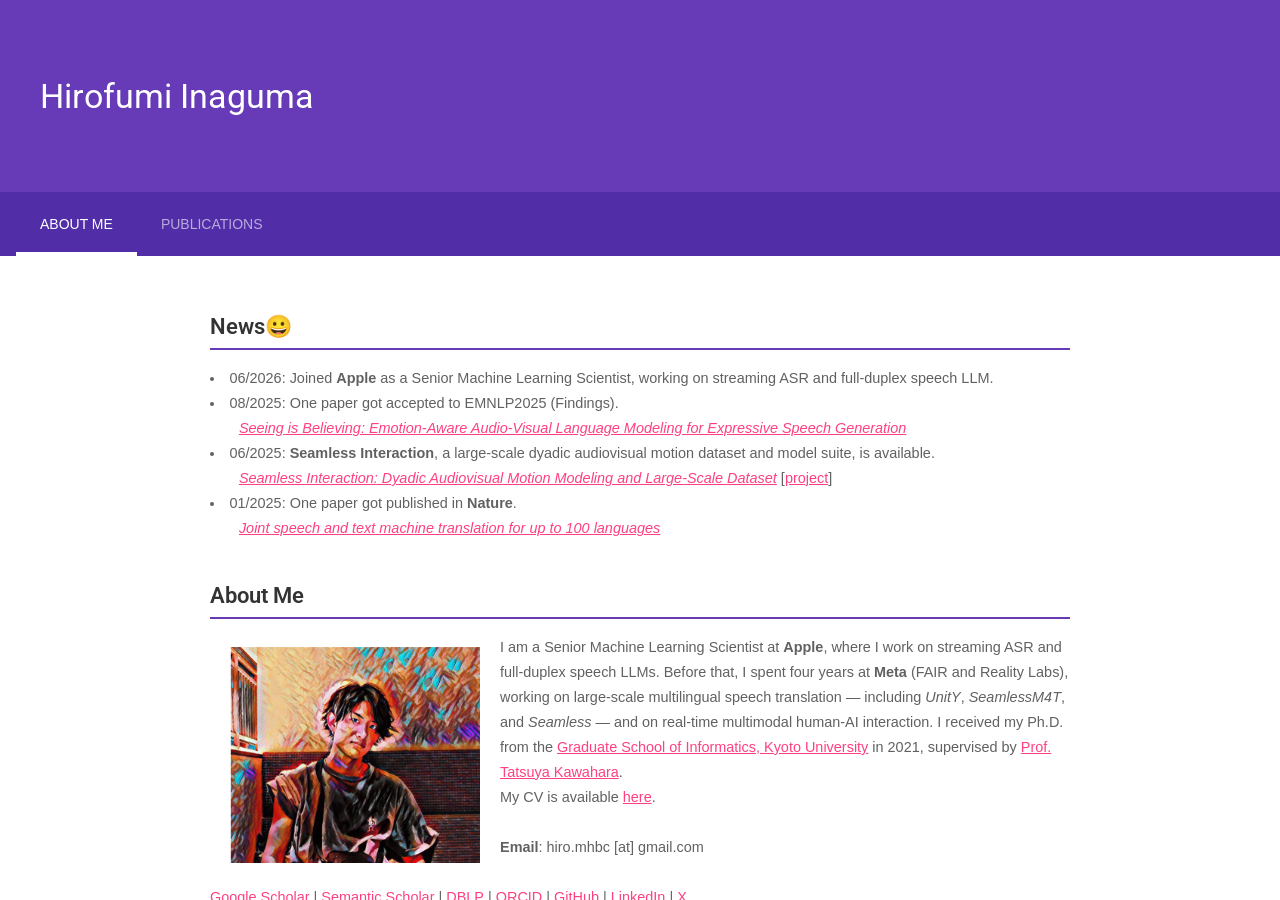
<file: index.html>
<!doctype html>
<!--
  Material Design Lite
  Copyright 2015 Google Inc. All rights reserved.

  Licensed under the Apache License, Version 2.0 (the "License");
  you may not use this file except in compliance with the License.
  You may obtain a copy of the License at

      https://www.apache.org/licenses/LICENSE-2.0

  Unless required by applicable law or agreed to in writing, software
  distributed under the License is distributed on an "AS IS" BASIS,
  WITHOUT WARRANTIES OR CONDITIONS OF ANY KIND, either express or implied.
  See the License for the specific language governing permissions and
  limitations under the License
-->
<html lang="en">
  <head>
    <meta charset="utf-8">
    <meta http-equiv="X-UA-Compatible" content="IE=edge">
    <meta name="description" content="Hirofumi Inaguma's webpage">
    <meta name="viewport" content="width=device-width, initial-scale=1.0, minimum-scale=1.0">
    <title>Hirofumi Inaguma</title>

    <!-- Add to homescreen for Chrome on Android -->
    <meta name="mobile-web-app-capable" content="yes">
    <link rel="icon" sizes="192x192" href="images/android-desktop.png">

    <!-- Add to homescreen for Safari on iOS -->
    <meta name="apple-mobile-web-app-capable" content="yes">
    <meta name="apple-mobile-web-app-status-bar-style" content="black">
    <meta name="apple-mobile-web-app-title" content="Material Design Lite">
    <link rel="apple-touch-icon-precomposed" href="images/ios-desktop.png">

    <!-- Tile icon for Win8 (144x144 + tile color) -->
    <meta name="msapplication-TileImage" content="images/touch/ms-touch-icon-144x144-precomposed.png">
    <meta name="msapplication-TileColor" content="#3372DF">

    <link rel="shortcut icon" href="images/favicon.png">

    <!-- SEO: If your mobile URL is different from the desktop URL, add a canonical link to the desktop page https://developers.google.com/webmasters/smartphone-sites/feature-phones -->
    <!--
    <link rel="canonical" href="http://www.example.com/">
    -->

    <link rel="stylesheet" href="https://fonts.googleapis.com/css?family=Roboto:regular,bold,italic,thin,light,bolditalic,black,medium&amp;lang=en">
    <link rel="stylesheet" href="https://fonts.googleapis.com/icon?family=Material+Icons">
    <!-- MDL 1.3.0 is vendored locally: the upstream CDN (code.getmdl.io) now
         returns HTTP 403 for every asset, which left this page unstyled. -->
    <link rel="stylesheet" href="assets/mdl/material.deep_purple-pink.min.css">
    <link rel="stylesheet" href="styles.css">
    <style>
    #view-source {
      position: fixed;
      display: block;
      right: 0;
      bottom: 0;
      margin-right: 40px;
      margin-bottom: 40px;
      z-index: 900;
    }
    </style>
  </head>
  <body class="mdl-demo mdl-color--grey-100 mdl-color-text--grey-700 mdl-base">
    <div class="mdl-layout mdl-js-layout mdl-layout--fixed-header">
      <header class="mdl-layout__header mdl-layout__header--scroll mdl-color--primary">
        <div class="mdl-layout--large-screen-only mdl-layout__header-row">
        </div>
        <div class="mdl-layout--large-screen-only mdl-layout__header-row">
          <h3>Hirofumi Inaguma</h3>
        </div>
        <div class="mdl-layout--large-screen-only mdl-layout__header-row">
        </div>
        <div class="mdl-layout__tab-bar mdl-js-ripple-effect mdl-color--primary-dark">
          <!-- <a href="#home" class="mdl-layout__tab is-active">Home</a> -->
          <a href="#about_me" class="mdl-layout__tab is-active">About Me</a>
          <a href="#publications" class="mdl-layout__tab">Publications</a>
        </div>
      </header>
      <main class="mdl-layout__content">
        <div class="mdl-layout__tab-panel is-active" id="about_me">
          <section class="section--center mdl-grid mdl-grid--no-spacing">
            <div class="mdl-cell mdl-cell--12-col">
              <h3>News&#x1f600;</h3>
              <li>06/2026: Joined <strong>Apple</strong> as a Senior Machine Learning Scientist, working on streaming ASR and full-duplex speech LLM.
              </li>
              <li>08/2025: One paper got accepted to EMNLP2025 (Findings).<br>
                &ensp;&ensp;&ensp;&ensp;<strong><i><a href="https://arxiv.org/abs/2508.16188" target="_blank" rel="nofollow">Seeing is Believing: Emotion-Aware Audio-Visual Language Modeling for Expressive Speech Generation</a></i></strong><br>
              </li>
              <li>06/2025: <strong>Seamless Interaction</strong>, a large-scale dyadic audiovisual motion dataset and model suite, is available.<br>
                &ensp;&ensp;&ensp;&ensp;<strong><i><a href="https://arxiv.org/abs/2506.22554" target="_blank" rel="nofollow">Seamless Interaction: Dyadic Audiovisual Motion Modeling and Large-Scale Dataset</a></i></strong> [<a href="https://ai.meta.com/research/seamless-interaction/" target="_blank" rel="nofollow">project</a>]<br>
              </li>
              <li>01/2025: One paper got published in <strong>Nature</strong>.<br>
                &ensp;&ensp;&ensp;&ensp;<strong><i><a href="https://www.nature.com/articles/s41586-024-08359-z" target="_blank" rel="nofollow">Joint speech and text machine translation for up to 100 languages</a></i></strong><br>
              </li>

              <h3>About Me</h3>
              <!-- <p> -->
                <img src="images/profile.png" width="270" height="240" alt=" " align="left" hspace="20">
                  I am a Senior Machine Learning Scientist at <strong>Apple</strong>, where I work on streaming ASR and full-duplex speech LLMs.
                  Before that, I spent four years at <strong>Meta</strong> (FAIR and Reality Labs), working on large-scale multilingual speech translation &mdash; including <i>UnitY</i>, <i>SeamlessM4T</i>, and <i>Seamless</i> &mdash; and on real-time multimodal human-AI interaction.
                  I received my Ph.D. from the <a href="http://www.i.kyoto-u.ac.jp/en/" target="_blank" rel="nofollow">Graduate School of Informatics, Kyoto University</a> in 2021, supervised by <a href="https://sap.ist.i.kyoto-u.ac.jp/members/kawahara/" target="_blank" rel="nofollow">Prof. Tatsuya Kawahara</a>.<br>
                  My CV is available <a href="./materials/CV_Hirofumi_Inaguma.pdf" target="_blank" rel="nofollow">here</a>.<br><br>

                  <strong>Email</strong>: hiro.mhbc [at] gmail.com<br><br>
                  <a href="https://scholar.google.com/citations?user=1oanW5sAAAAJ&hl=en" target="_blank" rel="nofollow">Google Scholar</a> |
                  <a href="https://www.semanticscholar.org/author/49276525" target="_blank" rel="nofollow">Semantic Scholar</a> |
                  <a href="https://dblp.org/pers/hd/i/Inaguma:Hirofumi" target="_blank" rel="nofollow">DBLP</a> |
                  <a href="https://orcid.org/0000-0003-0610-1251" target="_blank" rel="nofollow">ORCID</a> |
                  <a href="https://github.com/hirofumi0810" target="_blank" rel="nofollow">GitHub</a> |
                  <a href="https://www.linkedin.com/in/hirofumi-inaguma-171ab6131/" target="_blank" rel="nofollow">LinkedIn</a> |
                  <a href="https://x.com/HirofumiInaguma" target="_blank" rel="nofollow">X</a>
                <br clear="left">

              <!-- research interests -->
              <h3 id="reseach_interest">Research interests&#x1f914;</h3>
              <strong>Speech</strong>
              <ul>
                <li>Automatic speech recognition (ASR)</li>
                <li>Speech translation</li>
                <li>Text-to-speech synthesis (TTS)</li>
                <li>Multilinguality</li>
              </ul>

              <strong>Dialogue systems</strong>
              <ul>
                <li>Full-duplex speech LLM</li>
                <li>Social behavior modeling</li>
              </ul>

              <strong>Multimodality</strong>
              <ul>
                <li>Audio-visual language modeling</li>
                <li>Codec Avatar: 3D human motion understanding and generation</li>
              </ul>

              <!-- research topic -->
              <h3 id="reseach_topic">Major publications&#x1f9d0;</h3>

              <strong>Multilingual speech-to-speech translation</strong>
              <ul>
                  <li>
                      UnitY: two-pass direct speech-to-speech translation with discrete units, the backbone of SeamlessM4T [<a href="https://arxiv.org/abs/2212.08055" target="_blank" rel="nofollow">Inaguma+, ACL2023</a>].<br>
                  </li>
                  <li>
                      SeamlessM4T: massively multilingual &amp; multimodal machine translation [<a href="https://arxiv.org/abs/2308.11596" target="_blank" rel="nofollow">Seamless Communication+, 2023</a>].&ensp;<font color="#999900">TIME Best Inventions 2023</font><br>
                  </li>
                  <li>
                      Seamless: multilingual expressive and streaming speech translation [<a href="https://arxiv.org/abs/2312.05187" target="_blank" rel="nofollow">Seamless Communication+, 2023</a>].<br>
                  </li>
                  <li>
                      Joint speech and text machine translation for up to 100 languages [<a href="https://pmc.ncbi.nlm.nih.gov/articles/PMC11735396/" target="_blank" rel="nofollow">Seamless Communication+, Nature</a>].<br>
                  </li>
              </ul>

              <strong>Speech translation</strong>
              <ul>
                  <li>
                      Multilingual end-to-end speech translation [<a href="https://arxiv.org/abs/1910.00254" target="_blank" rel="nofollow">Inaguma+, ASRU2019</a>].<br>
                      <!-- <img src="images/asru2019.png" alt=" " align="left" hspace="20"> -->
                      <!-- <br clear="left"> -->
                  </li>
                  <!-- <br> -->
                  <li>
                      ESPnet-ST [<a href="https://arxiv.org/abs/2004.10234" target="_blank" rel="nofollow">Inaguma+, ACL2020</a>], ESPnet-ST-v2 [<a href="https://arxiv.org/abs/2304.04596" target="_blank" rel="nofollow">Yan+, ACL2023</a>].<br>
                  </li>
                  <!-- <br> -->
                  <li>
                      Non-autoregressive speech translation [<a href="https://arxiv.org/abs/2010.13047" target="_blank" rel="nofollow">Inaguma+, ICASSP2021</a>] [<a href="https://arxiv.org/abs/2109.04411" target="_blank" rel="nofollow">Inaguma+, 2021</a>].<br>


                  </li>
                  <!-- <br> -->
                  <li>
                      Bidirectional sequence-level knowledge distillation [<a href="https://arxiv.org/abs/2104.06457" target="_blank" rel="nofollow">Inaguma+, NAACL-HLT2021</a>].<br>
                  </li>
              </ul>

              <strong>Streaming ASR</strong>
              <ul>
                  <li>
                      Minimum latency training [<a href="https://arxiv.org/abs/2004.05009" target="_blank" rel="nofollow">Inaguma+, ICASSP2020</a>].<br>
                      <!-- <img src="images/icassp2020.png" alt=" " align="left" hspace="20"> -->
                      <!-- <br clear="left"> -->
                  </li>
                  <!-- <br> -->
                  <li>
                      CTC-synchronous training [<a href="https://arxiv.org/abs/2005.04712" target="_blank" rel="nofollow">Inaguma+. INTERSPEECH2020</a>], [<a href="https://arxiv.org/abs/2103.00422" target="_blank" rel="nofollow">Inaguma+, 2021</a>].<br>
                      <!-- <img src="images/interspeech2020_ctc_sync.png" alt=" " align="left" hspace="20"> -->
                      <!-- <br clear="left"> -->
                  </li>
                  <!-- <br> -->
                  <li>
                      StableEmit [<a href="https://arxiv.org/abs/2107.00635" target="_blank" rel="nofollow">Inaguma+, INTERSPEECH2021</a>].<br>
                  </li>
                  <!-- <br> -->
                  <li>
                      VAD-free decoding [<a href="https://arxiv.org/abs/2107.07509" target="_blank" rel="nofollow">Inaguma+, INTERSPEECH2021</a>].<br>
                  </li>

              </ul>

              <strong>Speech LLM and multimodal interaction</strong>
              <ul>
                  <li>
                      SSR: alignment-aware modality connector for speech language models [<a href="https://arxiv.org/abs/2410.00168" target="_blank" rel="nofollow">Tan+, IWSLT2025</a>].<br>
                  </li>
                  <li>
                      Emotion-aware audio-visual language modeling for expressive speech generation [<a href="https://arxiv.org/abs/2508.16188" target="_blank" rel="nofollow">Tan+, EMNLP2025 Findings</a>].<br>
                  </li>
                  <li>
                      Seamless Interaction: dyadic audiovisual motion modeling and large-scale dataset [<a href="https://ai.meta.com/research/publications/seamless-interaction-dyadic-audiovisual-motion-modeling-and-large-scale-dataset/" target="_blank" rel="nofollow">Agrawal+, 2025</a>].<br>
                  </li>
                  <li>
                      Massively multilingual forced aligner leveraging self-supervised discrete units [<a href="https://ieeexplore.ieee.org/abstract/document/10832291" target="_blank" rel="nofollow">Inaguma+, SLT2024</a>].<br>
                  </li>
              </ul>


              <!-- education -->
              <h3 id="education">Education&#x1f393;</h3>
              <strong>Ph.D. in Computer Science</strong>, Kyoto University, Kyoto, Japan (April 2018 - August 2021)
              <ul>
                  <li>Department of Intelligence Science and Technology, Graduate School of Informatics</li>
                  <li>Thesis title: Fast and Low-Latency End-to-End Speech Recognition and Translation</li>
                  <li>Supervisor: <a href="https://sap.ist.i.kyoto-u.ac.jp/members/kawahara/" target="_blank" rel="nofollow">Prof. Tatsuya Kawahara</a></li>
              </ul>

              <strong>M.I. in Computer Science</strong>, Kyoto University, Kyoto, Japan (April 2016 - March 2018)
              <ul>
                  <li>Department of Intelligence Science and Technology, Graduate School of Informatics</li>
                  <li>Thesis title: Joint Social Signal Detection and Automatic Speech Recognition based on End-to-End Modeling and Multi-task Learning</li>
                  <li>Supervisor: <a href="https://sap.ist.i.kyoto-u.ac.jp/members/kawahara/" target="_blank" rel="nofollow">Prof. Tatsuya Kawahara</a></li>
              </ul>

              <strong>B.E. in Computer Science</strong>, Kyoto University, Kyoto, Japan (April 2012 - March 2016)
              <ul>
                  <li>Supervisor: <a href="https://sap.ist.i.kyoto-u.ac.jp/members/kawahara/" target="_blank" rel="nofollow">Prof. Tatsuya Kawahara</a></li>
              </ul>

              <!-- work experience -->
              <h3 id="work_experience">Work experiences&#x1f4bb;</h3>
              <strong>Apple, Inc., Cupertino, CA, USA</strong>, Senior Machine Learning Scientist (June 2026 - present)
              <ul>
                  <li>Working on streaming ASR and full-duplex speech LLM</li>
              </ul>

              <strong>Meta Platforms, Inc., New York, NY, USA</strong>, Senior Research Scientist, FAIR and Reality Labs (November 2023 - March 2026)
              <ul>
                  <li>Large-scale training and optimization of full-duplex speech LLMs for real-time conversational AI</li>
                  <li>Contributed to <a href="https://ai.meta.com/research/seamless-interaction/" target="_blank" rel="nofollow">Seamless Interaction</a>, a large-scale multimodal research initiative on real-time human-AI communication</li>
                  <li>Low-latency 3D human motion generation for interactive applications</li>
                  <li>Led development of real-time audiovisual conversational systems integrating speech, text, facial expressions, and 3D body motion</li>
              </ul>

              <strong>Meta Platforms, Inc., Menlo Park, CA, USA</strong>, Postdoctoral Research Scientist, FAIR (February 2022 - November 2023)
              <ul>
                  <li>Large-scale multilingual speech-to-speech translation across ~100 languages (<a href="https://ai.meta.com/research/seamless-communication/" target="_blank" rel="nofollow">SeamlessM4T and Seamless</a>)</li>
                  <li>Designed and implemented <a href="https://arxiv.org/abs/2212.08055" target="_blank" rel="nofollow">UnitY</a>, the end-to-end speech-to-speech translation architecture that became the backbone of SeamlessM4T</li>
                  <li>Designed and implemented <a href="https://arxiv.org/abs/2312.05187" target="_blank" rel="nofollow">UnitY2</a>, enabling multilingual speech translation in real-time streaming settings while preserving expressive speech output</li>
              </ul>

              <strong>Microsoft Research, Redmond, WA, USA</strong>, Research Internship (July 2019 - October 2019)
              <ul>
                  <li>Worked on low-emission-latency streaming end-to-end speech recognition</li>
                  <li>Mentor: <a href="https://scholar.google.com/citations?user=UreyQAIAAAAJ&amp;hl=en" target="_blank" rel="nofollow">Yifan Gong</a>, <a href="https://www.microsoft.com/en-us/research/people/jinyli/" target="_blank" rel="nofollow">Jinyu Li</a>, <a href="https://scholar.google.com/citations?user=-S8F9j4AAAAJ&amp;hl=en" target="_blank" rel="nofollow">Yashesh Gaur</a>, and <a href="https://scholar.google.com/citations?user=DkC5aRAAAAAJ&amp;hl=en" target="_blank" rel="nofollow">Liang Lu</a></li>
              </ul>

              <strong>Johns Hopkins University, Baltimore, MD, USA</strong>, Visiting student (July 2018 - September 2018)
              <ul>
                  <li>Worked on end-to-end speech recognition and translation</li>
                  <li>Participated in the JSALT workshop (topic: multilingual end-to-end speech recognition)</li>
                  <li>Participated in IWSLT2018 end-to-end speech translation evaluation campaign</li>
                  <li>Mentor: Prof. <a href="https://sites.google.com/view/shinjiwatanabe" target="_blank" rel="nofollow">Shinji Watanabe</a></li>
              </ul>

              <strong>IBM Research AI, Tokyo, Japan</strong>, Research Internship (September 2017 - November 2017)
              <ul>
                  <li>Worked on end-to-end ASR systems</li>
                  <li>Mentor: <a href="https://research.ibm.com/people/gakuto-kurata" target="_blank" rel="nofollow">Gakuto Kurata</a> and <a href="https://research.ibm.com/people/takashi-fukuda" target="_blank" rel="nofollow">Takashi Fukuda</a></li>
              </ul>

              <!-- awards -->
              <h3 id="awards">Awards & Honors &#x1f3c6;</h3>
              <strong>Awards</strong>
              <ul>
                <li>
                    <strong><a href="https://time.com/collections/best-inventions-2023/6326994/meta-seamlessm4t/" target="_blank" rel="nofollow">The Best Inventions of 2023</a></strong>, from TIME Magazine, October 2023.
                    <br>- Paper title: "<i>SeamlessM4T: Massively Multilingual &amp; Multimodal Machine Translation</i>"
                </li>
                <li>
                    <strong><a href="https://2023.aclweb.org/program/best_papers/" target="_blank" rel="nofollow">Outstanding Paper Award</a></strong>, from the Association for Computational Linguistics (ACL), July 2023.
                    <br>- Paper title: "<i>Hybrid Transducer and Attention based Encoder-Decoder Modeling for Speech-to-Text Tasks</i>"
                </li>
                <li>
                    <strong><a href="https://www.ieee-jp.org/section/tokyo/chapter/SP-01/past-student-paper.htm" target="_blank" rel="nofollow">14th IEEE Signal Processing Society (SPS) Japan Student Conference Paper Award</a></strong>, from IEEE Signal Processing Society (SPS) Tokyo Joint Chapter, December 2020.
                    <br>- Paper title: "<i>Minimum Latency Training Strategies for Streaming Sequence-to-Sequence ASR</i>"
                </li>
                <li>
                    <strong><a href="https://www.ipsj.or.jp/award/yamasita2018-detail.html#slp" target="_blank" rel="nofollow">Yamashita SIG Research Award</a></strong>, from Information Processing Society of Japan (IPSJ), March 2019.
                    <br>- Paper title: "<i>An End-to-End Approach to Joint Social Signal Detection and Automatic Speech Recognition</i>"
                </li>
                <li>
                    <strong><a href="http://www.ipsj.or.jp/award/slp-award2.html" target="_blank" rel="nofollow">Yahoo! JAPAN award (best student paper)</a></strong>, from SIG-SLP, June 2018.
                    <br>- Paper title: "<i>An End-to-End Approach to Joint Social Signal Detection and Automatic Speech Recognition</i>"
                </li>
                <li>
                    <strong>Full exemption from Repayment of Scholarship Loan for Students with Outstanding Results</strong>, from Japan Student Services Organization (JASSO), May 2018.
                    <br>- Excepted from repayment of 2,112,000 yen
                </li>
                <li>
                    <strong><a href="https://acoustics.jp/awards/student/" target="_blank" rel="nofollow">Student award</a></strong>, from the Acoustical Society of Japan (ASJ), March 2018.
                </li>
                <li>
                    <strong>Student award</strong>, from the 79th of National Convention of Information Processing Society of Japan (IPSJ), March 2017.
                </li>
              </ul>
              <strong>Fellowship</strong>
              <ul>
                <li>
                    <strong><a href="https://www.microsoft.com/en-us/research/academic-program/fellowships-microsoft-research-asia/" target="_blank" rel="nofollow">Microsoft Research Asia Ph.D. Fellowship</a></strong> (top 12/101 phd students in Asia), from Microsoft Research Asia (MSRA), October 2019.
                    <br>- Received 10,000 USD research funding
                </li>
                <li>
                    <strong><a href="https://kaken.nii.ac.jp/grant/KAKENHI-PROJECT-18J22864/" target="_blank" rel="nofollow">Research Fellowship for Young Scientists (DC1)</a></strong>, from Japan Society for the Promotion of Science (JSPS), April 2018 - March 2021.
                    <br>- Received 200,000 yen monthly scholarship and 2,200,000 yen research funding
                </li>
              </ul>

              <!-- talk -->
              <h3 id="talk">Talk &#x1f4e2;</h3>
              <ul>
                <li><strong><a href="https://nlp-colloquium-jp.github.io/" target="_blank" rel="nofollow">NLP コロキウム (in Japanese)</a></strong>, Aug. 2021.
                </li>
                <li><strong><a href="./materials/slide/20201209_NLP_friends_inaguma.pdf" target="_blank" rel="nofollow">NLP friends</a></strong>, Dec. 2020.
                </li>
              </ul>

              <!-- links -->
              <!-- <h3 id="links">Links</h3>
              <ul>
                <li><a href="https://www.linkedin.com/in/hirofumi-inaguma-171ab6131/" target="_blank" rel="nofollow">LinkedIn</a></li>
                <li><a href="https://github.com/hirofumi0810" target="_blank" rel="nofollow">GitHub</a></li>
                <li><a href="https://x.com/HirofumiInaguma" target="_blank" rel="nofollow">X</a></li>
                <li><a href="https://scholar.google.com/citations?user=1oanW5sAAAAJ&hl=en" target="_blank" rel="nofollow">Google Schalor</a></li>
              </ul> -->
            </div>
          </section>
        </div>

        <div class="mdl-layout__tab-panel" id="publications">
          <section class="section--center mdl-grid mdl-grid--no-spacing">
            <div class="mdl-cell mdl-cell--12-col">
              <h3>Preprint</h3>
              <ul>
                <li>
                    <strong><i><a href="https://arxiv.org/abs/2506.22554" target="_blank" rel="nofollow">Seamless Interaction: Dyadic Audiovisual Motion Modeling and Large-Scale Dataset</a></i></strong><br>
                    Vasu Agrawal, ..., <u><strong>Hirofumi Inaguma</strong></u>, et al.<br>
                    [<a href="https://ai.meta.com/research/seamless-interaction/" target="_blank" rel="nofollow">project</a>]
                    <br>
                    <font color="#999900">Preprint, 2025</font><br>
                </li>
                <br>
                <li>
                    <strong><i><a href="https://arxiv.org/abs/2312.05187" target="_blank" rel="nofollow">Seamless: Multilingual Expressive and Streaming Speech Translation</a></i></strong><br>
                    Seamless Communication Team (including <u><strong>Hirofumi Inaguma</strong></u>)<br>
                    <font color="#999900">Preprint, 2023</font><br>
                </li>
                <br>
                <li>
                    <strong><i><a href="https://arxiv.org/abs/2308.11596" target="_blank" rel="nofollow">SeamlessM4T: Massively Multilingual &amp; Multimodal Machine Translation</a></i></strong><br>
                    Seamless Communication Team (including <u><strong>Hirofumi Inaguma</strong></u>)<br>
                    <font color="#999900">Preprint, 2023</font>&ensp;<font color="#999900"><strong>TIME Best Inventions 2023</strong></font><br>
                </li>
                <br>
                <li>
                    <strong><i><a href="https://arxiv.org/abs/2312.04515" target="_blank" rel="nofollow">Efficient Monotonic Multihead Attention</a></i></strong><br>
                    Xutai Ma, Anna Sun, Siqi Ouyang, <u><strong>Hirofumi Inaguma</strong></u>, and Paden Tomasello<br>
                    <font color="#999900">Preprint, 2023</font><br>
                </li>
                <br>
                <li>
                    <strong><i><a href="https://arxiv.org/abs/2209.02030" target="_blank" rel="nofollow">Distilling the Knowledge of BERT for CTC-based ASR</a></i></strong><br>
                    Hayato Futami, <u><strong>Hirofumi Inaguma</strong></u>, Masato Mimura, Shinsuke Sakai, and Tatsuya Kawahara<br>
                    <font color="#999900">Preprint, 2022</font><br>
                </li>
                <br>
                <li>
                    <strong><i><a href="https://arxiv.org/abs/2109.04411" target="_blank" rel="nofollow">Non-autoregressive End-to-end Speech Translation with Parallel Autoregressive Rescoring</a></i></strong><br>
                    <u><strong>Hirofumi Inaguma</strong></u>, Yosuke Higuchi, Kevin Duh, Tatsuya Kawahara, and Shinji Watanabe<br>
                    <font color="#999900">Preprint, 2021</font><br>
                </li>
              </ul>
              <h3>Journal (Peer-reviewed)</h3>
              <ul>
                <li>
                    <strong><i><a href="https://pmc.ncbi.nlm.nih.gov/articles/PMC11735396/" target="_blank" rel="nofollow">Joint speech and text machine translation for up to 100 languages</a></i></strong><br>
                    Seamless Communication Team<br>
                    <font color="#999900">Nature</font><br>
                </li>
                <br>
                <li>
                    <strong><i><a href="https://arxiv.org/abs/2103.00422" target="_blank" rel="nofollow">Alignment Knowledge Distillation for Online Streaming Attention-based Speech Recognition</a></i></strong><br>
                    <u><strong>Hirofumi Inaguma</strong></u> and Tatsuya Kawahara<br>
                    <font color="#999900">IEEE/ACM Transactions on Audio, Speech and Language Processing (TASLP)</font><br>
                </li>
              </ul>
              <h3>International conference (Peer-reviewed)</h3>
              <ul>
                <h4 class="pub-year">2025</h4>
                <!-- EMNLP2025 -->
                <li>
                    <strong><i><a href="https://arxiv.org/abs/2508.16188" target="_blank" rel="nofollow">Seeing is Believing: Emotion-Aware Audio-Visual Language Modeling for Expressive Speech Generation</a></i></strong><br>
                    Weiting Tan, Jiachen Lian, <u><strong>Hirofumi Inaguma</strong></u>, Paden Tomasello, Philipp Koehn, and Xutai Ma<br>
                    <font color="#999900">EMNLP 2025 (Findings)</font><br>
                </li>
                <br>
                <!-- IWSLT2025 -->
                <li>
                    <strong><i><a href="https://arxiv.org/abs/2410.00168" target="_blank" rel="nofollow">SSR: Alignment-Aware Modality Connector for Speech Language Models</a></i></strong><br>
                    Weiting Tan, <u><strong>Hirofumi Inaguma</strong></u>, Ning Dong, Paden Tomasello, and Xutai Ma<br>
                    <font color="#999900">IWSLT 2025</font><br>
                </li>
                <h4 class="pub-year">2024</h4>
                <!-- SLT2024 -->
                <li>
                    <strong><i><a href="https://ieeexplore.ieee.org/abstract/document/10832291" target="_blank" rel="nofollow">Massively Multilingual Forced Aligner Leveraging Self-supervised Discrete Units</a></i></strong><br>
                    <u><strong>Hirofumi Inaguma</strong></u>, Ilia Kulikov, Zhaoheng Ni, Sravya Popuri, and Paden Tomasello<br>
                    <font color="#999900">IEEE SLT 2024</font><br>
                </li>
                <br>
                <!-- Interspeech2024 -->
                <li>
                    <strong><i><a href="https://arxiv.org/abs/2407.03169" target="_blank" rel="nofollow">Investigating Decoder-only Large Language Models for Speech-to-text Translation</a></i></strong><br>
                    Chao-Wei Huang, Hui Lu, Hongyu Gong, <u><strong>Hirofumi Inaguma</strong></u>, Ilia Kulikov, Ruslan Mavlyutov, and Sravya Popuri<br>
                    <font color="#999900">INTERSPEECH 2024</font><br>
                </li>
                <br>
                <!-- Interspeech2024 -->
                <li>
                    <strong><i><a href="https://arxiv.org/abs/2406.09869" target="_blank" rel="nofollow">MMM: Multi-Layer Multi-Residual Multi-Stream Discrete Speech Representation from Self-supervised Learning Model</a></i></strong><br>
                    Jiatong Shi, Xutai Ma, <u><strong>Hirofumi Inaguma</strong></u>, Anna Sun, and Shinji Watanabe<br>
                    <font color="#999900">INTERSPEECH 2024</font><br>
                </li>
                <br>
                <!-- ICLR2024 -->
                <li>
                    <strong><i><a href="https://arxiv.org/abs/2310.02720" target="_blank" rel="nofollow">Multi-resolution HuBERT: Multi-resolution Speech Self-Supervised Learning with Masked Unit Prediction</a></i></strong><br>
                    Jiatong Shi, <u><strong>Hirofumi Inaguma</strong></u>, Xutai Ma, Ilia Kulikov, and Anna Sun<br>
                    <font color="#999900">ICLR 2024 (spotlight)</font><br>
                </li>
                <h4 class="pub-year">2023</h4>
                <!-- ACL2023 -->
                <li>
                    <strong><i><a href="https://arxiv.org/abs/2212.08055" target="_blank" rel="nofollow">UnitY: Two-pass Direct Speech-to-speech Translation with Discrete Units</a></i></strong><br>
                    <u><strong>Hirofumi Inaguma</strong></u>, Sravya Popuri, Ilia Kulikov, Peng-Jen Chen, Changhan Wang, Yu-An Chung, Yun Tang, Ann Lee, Shinji Watanabe, and Juan Pino<br>
                    <font color="#999900">ACL 2023 (main conference)</font><br>
                </li>
                <br>
                <!-- Interspeech2023 -->
                <li>
                    <strong><i><a href="https://arxiv.org/abs/2306.01084" target="_blank" rel="nofollow">Exploration on HuBERT with Multiple Resolutions</a></i></strong><br>
                    Jiatong Shi, Yun Tang, <u><strong>Hirofumi Inaguma</strong></u>, Hongyu Gong, Juan Pino, and Shinji Watanabe<br>
                    <font color="#999900">INTERSPEECH 2023</font><br>
                </li>
                <br>
                <!-- IWSLT2023 -->
                <li>
                    <strong><i><a href="https://aclanthology.org/2023.iwslt-1.1/" target="_blank" rel="nofollow">Findings of the IWSLT 2023 Evaluation Campaign</a></i></strong><br>
                    Milind Agarwal, ..., <u><strong>Hirofumi Inaguma</strong></u>, et al.<br>
                    <font color="#999900">IWSLT 2023</font><br>
                </li>
                <br>
                <!-- ACL2023 -->
                <li>
                    <strong><i><a href="https://arxiv.org/abs/2305.03101" target="_blank" rel="nofollow">Hybrid Transducer and Attention based Encoder-Decoder Modeling for Speech-to-Text Tasks</a></i></strong><br>
                    Yun Tang, Anna Y. Sun, <u><strong>Hirofumi Inaguma</strong></u>, Xinyue Chen, Ning Dong, Xutai Ma, Paden D. Tomasello, and Juan Pino<br>
                    <font color="#999900">ACL 2023 (main conference)</font>&ensp;<font color="#999900"><strong>Outstanding Paper Award</strong></font><br>
                </li>
                <br>
                <!-- ACL2023 -->
                <li>
                    <strong><i><a href="https://arxiv.org/abs/2210.10191" target="_blank" rel="nofollow">Simple and Effective Unsupervised Speech Translation</a></i></strong><br>
                    Changhan Wang, <u><strong>Hirofumi Inaguma</strong></u>, Peng-Jen Chen, Ilia Kulikov, Yun Tang, Wei-Ning Hsu, Michael Auli, and Juan Pino<br>
                    <font color="#999900">ACL 2023 (main conference)</font><br>
                </li>
                <br>
                <!-- ACL2023 findings -->
                <li>
                    <strong><i><a href="https://arxiv.org/abs/2211.06474" target="_blank" rel="nofollow">Speech-to-Speech Translation For A Real-world Unwritten Language</a></i></strong><br>
                    Peng-Jen Chen, Kevin Tran, Yilin Yang, Jingfei Du, Justine Kao, Yu-An Chung, Paden Tomasello, Paul-Ambroise Duquenne, Holger Schwenk, Hongyu Gong, <u><strong>Hirofumi Inaguma</strong></u>, Sravya Popuri, Changhan Wang, Juan Pino, Wei-Ning Hsu, and Ann Lee<br>
                    <font color="#999900">ACL 2023 (findings)</font><br>
                </li>
                <br>
                <!-- ACL2023 demo -->
                <li>
                    <strong><i><a href="https://arxiv.org/abs/2304.04596" target="_blank" rel="nofollow">ESPnet-ST-v2: Multipurpose Spoken Language Translation Toolkit</a></i></strong><br>
                    Brian Yan, Jiatong Shi, Yun Tang, <u><strong>Hirofumi Inaguma</strong></u>, Yifan Peng, Siddharth Dalmia, Peter Pol&aacute;k, Patrick Fernandes, Dan Berrebbi, Tomoki Hayashi, Xiaohui Zhang, Zhaoheng Ni, Moto Hira, Soumi Maiti, Juan Pino, and Shinji Watanabe<br>
                    <font color="#999900">ACL 2023 (System Demonstrations)</font><br>
                </li>
                <br>
                <!-- ICASSP2023 -->
                <li>
                    <strong><i><a href="https://arxiv.org/abs/2210.11981" target="_blank" rel="nofollow">Named Entity Detection and Injection for Direct Speech Translation</a></i></strong><br>
                    Marco Gaido, Yun Tang, Ilia Kulikov, Rongqing Huang, Hongyu Gong, and <u><strong>Hirofumi Inaguma</strong></u><br>
                    <font color="#999900">ICASSP 2023</font><br>
                </li>
                <br>
                <!-- ICASSP2023 -->
                <li>
                    <strong><i><a href="https://arxiv.org/abs/2304.04618" target="_blank" rel="nofollow">Enhancing Speech-to-Speech Translation with Multiple TTS Targets</a></i></strong><br>
                    Jiatong Shi, Yun Tang, Ann Lee, <u><strong>Hirofumi Inaguma</strong></u>, Changhan Wang, Juan Pino, and Shinji Watanabe<br>
                    <font color="#999900">ICASSP 2023</font><br>
                </li>
                <h4 class="pub-year">2022</h4>
                <!-- Interspeech2022 -->
                <li>
                    <strong><i><a href="https://arxiv.org/abs/2209.04062" target="_blank" rel="nofollow">Non-autoregressive Error Correction for CTC-based ASR with Phone-conditioned Masked LM</a></i></strong><br>
                    Hayato Futami, <u><strong>Hirofumi Inaguma</strong></u>, Sei Ueno, Masato Mimura, Shinsuke Sakai, and Tatsuya Kawahara<br>
                    <font color="#999900">INTERSPEECH 2022</font><br>
                </li>
                <h4 class="pub-year">2021</h4>
                <!-- ASRU2021 -->
                <li>
                    <strong><i><a href="https://arxiv.org/abs/2109.12804" target="_blank" rel="nofollow">Fast-MD: Fast Multi-Decoder End-to-End Speech Translation with Non-Autoregressive Hidden Intermediates</a></i></strong><br>
                    <u><strong>Hirofumi Inaguma</strong></u>, Siddharth Dalmia, Brian Yan, and Shinji Watanabe<br>
                    <font color="#999900">ASRU 2021</font> (acceptance rate: 157/330=47.5%)<br>
                </li>
                <br>
                <!-- IWSLT2021 -->
                <li>
                    <strong><i><a href="https://arxiv.org/abs/2107.00636" target="_blank" rel="nofollow">ESPnet-ST IWSLT 2021 Offline Speech Translation System</a></i></strong><br>
                    <u><strong>Hirofumi Inaguma</strong></u>* , Brian Yan*, Siddharth Dalmia, Pengcheng Guo, Jiatong Shi, Kevin Duh, and Shinji Watanabe<br>
                    <font color="#999900">IWSLT 2021 (system)</font><br>
                </li>
                <br>
                <!-- Interspeech2021 -->
                <li>
                    <strong><i><a href="https://arxiv.org/abs/2107.00635" target="_blank" rel="nofollow">StableEmit: Selection Probability Discount for Reducing Emission Latency of Streaming Monotonic Attention ASR</a></i></strong><br>
                    <u><strong>Hirofumi Inaguma</strong></u> and Tatsuya Kawahara<br>
                    <font color="#999900">INTERSPEECH 2021</font> (acceptance rate: 963/1990=48.4%)<br>
                </li>
                <br>
                <li>
                    <strong><i><a href="https://arxiv.org/abs/2107.07509" target="_blank" rel="nofollow">VAD-free Streaming Hybrid CTC/Attention ASR for Unsegmented Recording</a></i></strong><br>
                    <u><strong>Hirofumi Inaguma</strong></u> and Tatsuya Kawahara<br>
                    <font color="#999900">INTERSPEECH 2021</font><br>
                </li>
                <br>
                <!-- NAACL2021 -->
                <li>
                    <strong><i><a href="https://arxiv.org/abs/2104.06457" target="_blank" rel="nofollow">Source and Target Bidirectional Knowledge Distillation for End-to-end Speech Translation</a></i></strong><br>
                    <u><strong>Hirofumi Inaguma</strong></u>, Tatsuya Kawahara, and Shinji Watanabe<br>
                    <font color="#999900">NAACL-HLT 2021</font> (acceptance rate: 23%)<br>
                </li>
                <br>
                <!-- ICASSP2021 -->
                <li>
                    <strong><i><a href="https://arxiv.org/abs/2010.13047" target="_blank" rel="nofollow">Orthros: Non-autoregressive End-to-end Speech Translation with Dual-decoder</a></i></strong><br>
                    <u><strong>Hirofumi Inaguma</strong></u>, Yosuke Higuchi, Kevin Duh, Tatsuya Kawahara, and Shinji Watanabe<br>
                    <font color="#999900">ICASSP 2021</font> (acceptance rate: 1734/3610=48.0%)<br>
                </li>
                <br>
                <!-- ASRU2021 -->
                <li>
                    <strong><i><a href="https://arxiv.org/abs/2110.05249" target="_blank" rel="nofollow">A COMPARATIVE STUDY ON NON-AUTOREGRESSIVE MODELINGS FOR SPEECH-TO-TEXT GENERATION</a></i></strong><br>
                    Yosuke Higuchi, Nanxin Chen, Yuya Fujita, <u><strong>Hirofumi Inaguma</strong></u>, Tatsuya Komatsu, Jaesong Lee, Jumon Nozaki, Tianzi Wang, and Shinji Watanabe<br>
                    <font color="#999900">ASRU 2021</font><br>
                </li>
                <br>
                <li>
                    <strong><i><a href="https://arxiv.org/abs/2201.05420" target="_blank" rel="nofollow">A STUDY OF TRANSDUCER BASED END-TO-END ASR WITH ESPNET: ARCHITECTURE, AUXILIARY LOSS AND DECODING STRATEGIES</a></i></strong><br>
                    Florian Boyer, Yusuke Shinohara, Takaaki Ishii, <u><strong>Hirofumi Inaguma</strong></u>, and Shinji Watanabe<br>
                    <font color="#999900">ASRU 2021</font><br>
                </li>
                <br>
                <li>
                    <strong><i><a href="https://arxiv.org/abs/2110.01857" target="_blank" rel="nofollow">ASR RESCORING AND CONFIDENCE ESTIMATION WITH ELECTRA</a></i></strong><br>
                    Hayato Futami, <u><strong>Hirofumi Inaguma</strong></u>, Masato Mimura, Shinsuke Sakai, and Tatsuya Kawahara<br>
                    <font color="#999900">ASRU 2021</font><br>
                </li>
                <br>
                <!-- D2021 -->
                <li>
                    <strong><i><a href="https://arxiv.org/abs/2012.13006" target="_blank" rel="nofollow">The 2020 ESPnet update: new features, broadened applications, performance improvements, and future plans</a></i></strong><br>
                    Shinji Watanabe, Florian Boyer, Xuankai Chang, Pengcheng Guo, Tomoki Hayashi, Yosuke Higuchi, Takaaki Hori, Wen-Chin Huang, <u><strong>Hirofumi Inaguma</strong></u>, Naoyuki Kamo, Shigeki Karita, Chenda Li, Jing Shi, Aswin Shanmugam Subramanian, and Wangyou Zhang<br>
                    <font color="#999900">IEEE Data Science and Learning Workshop (DSLW) 2021</font>
                </li>
                <br>
                <!-- ICASSP2021 -->
                <li>
                    <strong><i><a href="https://arxiv.org/abs/2010.13270" target="_blank" rel="nofollow">Improved Mask-CTC for Non-Autoregressive End-to-End ASR</a></i></strong><br>
                    Yosuke Higuchi, <u><strong>Hirofumi Inaguma</strong></u>, Shinji Watanabe, Tetsuji Ogawa, and Tetsunori Kobayashi<br>
                    <font color="#999900">ICASSP 2021</font>
                </li>
                <br>
                <li>
                    <strong><i><a href="https://arxiv.org/abs/2010.13956" target="_blank" rel="nofollow">Recent Developments on ESPnet Toolkit Boosted by Conformer</a></i></strong><br>
                    Pengcheng Guo, Florian Boyer, Xuankai Chang, Tomoki Hayashi, Yosuke Higuchi, <u><strong>Hirofumi Inaguma</strong></u>, Naoyuki Kamo, Chenda Li, Daniel Garcia-Romero, Jiatong Shi, Jing Shi, Shinji Watanabe, Kun Wei, Wangyou Zhang, and Yuekai Zhang<br>
                    <font color="#999900">ICASSP 2021</font>
                </li>
                <h4 class="pub-year">2020</h4>
                <!-- Interspeech2020 -->
                <li>
                    <strong><i><a href="https://arxiv.org/abs/2005.04712" target="_blank" rel="nofollow">CTC-synchronous Training for Monotonic Attention Model</a></i></strong><br>
                    <u><strong>Hirofumi Inaguma</strong></u>, Masato Mimura, and Tatsuya Kawahara<br>
                    [<a href="./materials/slide/202010_interspeech2020_ctc_sync.pdf" target="_blank" rel="nofollow">slide</a>]
                    <br>
                    <font color="#999900">INTERSPEECH 2020</font> (acceptance rate: 47.0%)<br>
                </li>
                <br>
                <li>
                    <strong><i><a href="https://arxiv.org/abs/2005.09394" target="_blank" rel="nofollow">Enhancing Monotonic Multihead Attention for Streaming ASR</a></i></strong><br>
                    <u><strong>Hirofumi Inaguma</strong></u>, Masato Mimura, and Tatsuya Kawahara<br>
                    [<a href="https://hirofumi0810.github.io/demo/enhancing_mma_asr" target="_blank" rel="nofollow">demo</a>]
                    [<a href="./materials/slide/202010_interspeech2020_mma.pdf" target="_blank" rel="nofollow">slide</a>]
                    <br>
                    <font color="#999900">INTERSPEECH 2020</font><br>
                </li>
                <br>
                <!-- ACL2020 -->
                <li>
                    <strong><i><a href="https://arxiv.org/abs/2004.10234" target="_blank" rel="nofollow">ESPnet-ST: All-in-One Speech Translation Toolkit</a></i></strong><br>
                    <u><strong>Hirofumi Inaguma</strong></u>, Shun Kiyono, Kevin Duh, Shigeki Karita, Nelson Yalta, Tomoki Hayashi, and Shinji Watanabe<br>
                    [<a href="./materials/slide/202006_ACL2020_demo.pdf" target="_blank" rel="nofollow">slide</a>]
                    [<a href="https://slator.com/machine-translation/now-on-github-new-speech-to-speech-translation-toolkit/" target="_blank" rel="nofollow">slator</a>]
                    <br>
                    <font color="#999900">ACL 2020 System Demonstrations</font>
                </li>
                <br>
                <!-- ICASSP2020 -->
                <li>
                    <strong><i><a href="https://arxiv.org/abs/2004.05009" target="_blank" rel="nofollow">Minimum Latency Training Strategies for Streaming Sequence-to-Sequence ASR</a></i></strong><br>
                    <u><strong>Hirofumi Inaguma</strong></u>, Yashesh Gaur, Liang Lu, Jinyu Li, and Yifan Gong<br>
                    [<a href="./materials/slide/202004_ICASSP2020.pdf" target="_blank" rel="nofollow">slide</a>]
                    <br>
                    <font color="#999900">ICASSP 2020</font> (acceptance rate: 47%, <strong>Oral</strong>)
                </li>
                <br>
                <!-- Interspeech2020 -->
                <li>
                    <strong><i><a href="https://arxiv.org/abs/2008.03822" target="_blank" rel="nofollow">Distilling the Knowledge of BERT for Sequence-to-Sequence ASR</a></i></strong><br>
                    Hayato Futami, <u><strong>Hirofumi Inaguma</strong></u>, Sei Ueno, Masato Mimura, Shinsuke Sakai, and Tatsuya Kawahara<br>
                    <font color="#999900">INTERSPEECH 2020</font>
                </li>
                <br>
                <li>
                    <strong><i><a href="https://arxiv.org/abs/2004.11419" target="_blank" rel="nofollow">End-to-end speech-to-dialog-act recognition</a></i></strong><br>
                    Trung V. Dang, Tianyu Zhao, Sei Ueno, <u><strong>Hirofumi Inaguma</strong></u>, and Tatsuya Kawahara<br>
                    <font color="#999900">INTERSPEECH 2020</font>
                </li>
                <h4 class="pub-year">2019</h4>
                <!-- ASRU2019 -->
                <li>
                    <strong><i><a href="https://arxiv.org/abs/1910.00254" target="_blank" rel="nofollow">Multilingual End-to-End Speech Translation</a></i></strong><br>
                    <u><strong>Hirofumi Inaguma</strong></u>, Kevin Duh, Tatsuya Kawahara, and Shinji Watanabe<br>
                    <font color="#999900">ASRU 2019</font> (acceptance rate: 144/299=48.1%)
                </li>
                <br>
                <!-- ICASSP2019 -->
                <li>
                    <strong><i><a href="https://arxiv.org/abs/1811.02134" target="_blank" rel="nofollow">Transfer Learning of Language-Independent End-to-End ASR with Language Model Fusion</a></i></strong><br>
                    <u><strong>Hirofumi Inaguma</strong></u>, Jaejin Cho, Murali Karthick Baskar, Tatsuya Kawahara, and Shinji Watanabe<br>
                    <font color="#999900">ICASSP 2019</font> (acceptance rate: 1774/3815=46.5%)
                </li>
                <br>
                <!-- ASRU2019 -->
                <li>
                    <strong><i><a href="https://arxiv.org/abs/1909.06317" target="_blank" rel="nofollow">A Comparative Study on Transformer vs RNN in Speech Applications</a></i></strong><br>
                    Shigeki Karita, Nanxin Chen, Tomoki Hayashi, Takaaki Hori, <u><strong>Hirofumi Inaguma</strong></u>, Ziyan Jiang, Masao Someki, Nelson Enrique Yalta Soplin, Ryuichi Yamamoto, Xiaofei Wang, Shinji Watanabe, Takenori Yoshimura, and Wangyou Zhang<br>
                    <font color="#999900">ASRU 2019</font>
                </li>
                <br>
                <!-- ICASSP2019 -->
                <li>
                    <strong><i><a href="https://arxiv.org/abs/1811.02162" target="_blank" rel="nofollow">Language Model Integration Based on Memory Control for Sequence to Sequence Speech Recognition</a></i></strong><br>
                    Jaejin Cho, Shinji Watanabe, Takaaki Hori, Murali Karthick Baskar, <u><strong>Hirofumi Inaguma</strong></u>, Jesus Villalba, and Najim Dehak<br>
                    <font color="#999900">ICASSP 2019</font>
                </li>
                <h4 class="pub-year">2018</h4>
                <!-- SLT2018 -->
                <li>
                    <strong><i><a href="https://arxiv.org/abs/1909.09993" target="_blank" rel="nofollow">Improving OOV Detection and Resolution with External Language Models in Acoustic-to-Word ASR</a></i></strong><br>
                    <u><strong>Hirofumi Inaguma</strong></u>, Masato Mimura, Shinsuke Sakai, and Tatsuya Kawahara<br>
                    <font color="#999900">SLT 2018</font> (acceptance rate: 150/257=58.3%)
                </li>
                <br>
                <!-- IWSLT2018 -->
                <li>
                    <strong><i><a href="http://cs.jhu.edu/~kevinduh/papers/inaguma18iwslt.pdf" target="_blank" rel="nofollow">The JHU/KyotoU Speech Translation System for IWSLT 2018</a></i></strong><br>
                    <u><strong>Hirofumi Inaguma</strong></u>, Xuan Zhang, Zhiqi Wang, Adithya Renduchintala, Shinji Watanabe, and Kevin Duh<br>
                    <font color="#999900">IWSLT 2018 (system)</font>
                </li>
                <br>
                <!-- ICASSP2018 -->
                <li>
                    <strong><i><a href="http://sap.ist.i.kyoto-u.ac.jp/EN/bib/intl/INA-ICASSP18.pdf" target="_blank" rel="nofollow">An End-to-End Approach to Joint Social Signal Detection and Automatic Speech Recognition</a></i></strong><br>
                    <u><strong>Hirofumi Inaguma</strong></u>, Masato Mimura, Koji Inoue, Kazuyoshi Yoshii, and Tatsuya Kawahara<br>
                    <font color="#999900">ICASSP 2018</font> (acceptance rate: 1406/2830=49.7%)
                </li>
                <br>
                <!-- SLT2018 -->
                <li>
                    <strong><i><a href="http://sap.ist.i.kyoto-u.ac.jp/lab/bib/intl/MIM-SLT18.pdf" target="_blank" rel="nofollow">Leveraging Sequence-to-Sequence Speech Synthesis for Enhancing Acoustic-to-Word Speech Recognition</a></i></strong><br>
                    Masato Mimura, Sei Ueno, <u><strong>Hirofumi Inaguma</strong></u>, Shinsuke Sakai, and Tatsuya Kawahara<br>
                    <font color="#999900">SLT 2018</font>
                </li>
                <br>
                <!-- ICASSP 2018 -->
                <li>
                    <strong><i><a href="http://www.sap.ist.i.kyoto-u.ac.jp/lab/bib/intl/UEN-ICASSP18.pdf" target="_blank" rel="nofollow">Acoustic-to-Word Attention-Based Model Complemented with Character-level CTC-Based Model</a></i></strong><br>
                    Sei Ueno, <u><strong>Hirofumi Inaguma</strong></u>, Masato Mimura, and Tatsuya Kawahara<br>
                    <font color="#999900">ICASSP 2018</font>
                </li>
                <h4 class="pub-year">2017</h4>
                <!-- Interspeech2017 -->
                <li>
                    <strong><i><a href="https://www.isca-speech.org/archive/Interspeech_2017/pdfs/0457.PDF" target="_blank" rel="nofollow">Social Signal Detection in Spontaneous Dialogue Using Bidirectional LSTM-CTC</a></i></strong><br>
                    <u><strong>Hirofumi Inaguma</strong></u>, Koji Inoue, Masato Mimura, and Tatsuya Kawahara<br>
                    <font color="#999900">INTERSPEECH 2017</font> (acceptance rate: 799/1582=52.0%)
                </li>
                <br>
                <li>
                    <strong><i>Prediction of Ice-breaking between participants using prosodic features in the first meeting dialogue</i></strong><br>
                    <u><strong>Hirofumi Inaguma</strong></u>, Koji Inoue, Shizuka Nakamura, Katsuya Takanashi, and Tatsuya Kawahara<br>
                    <font color="#999900">ICMI 2016 Workshop on Advancements in Social Signal Processing for Multimodal Interaction (ASSP4MI)</font><br>
                </li>
              </ul>
            </div>
          </section>
        </div>
      </main>
    </div>
    <script src="assets/mdl/material.min.js"></script>
  </body>
</html>
</file>
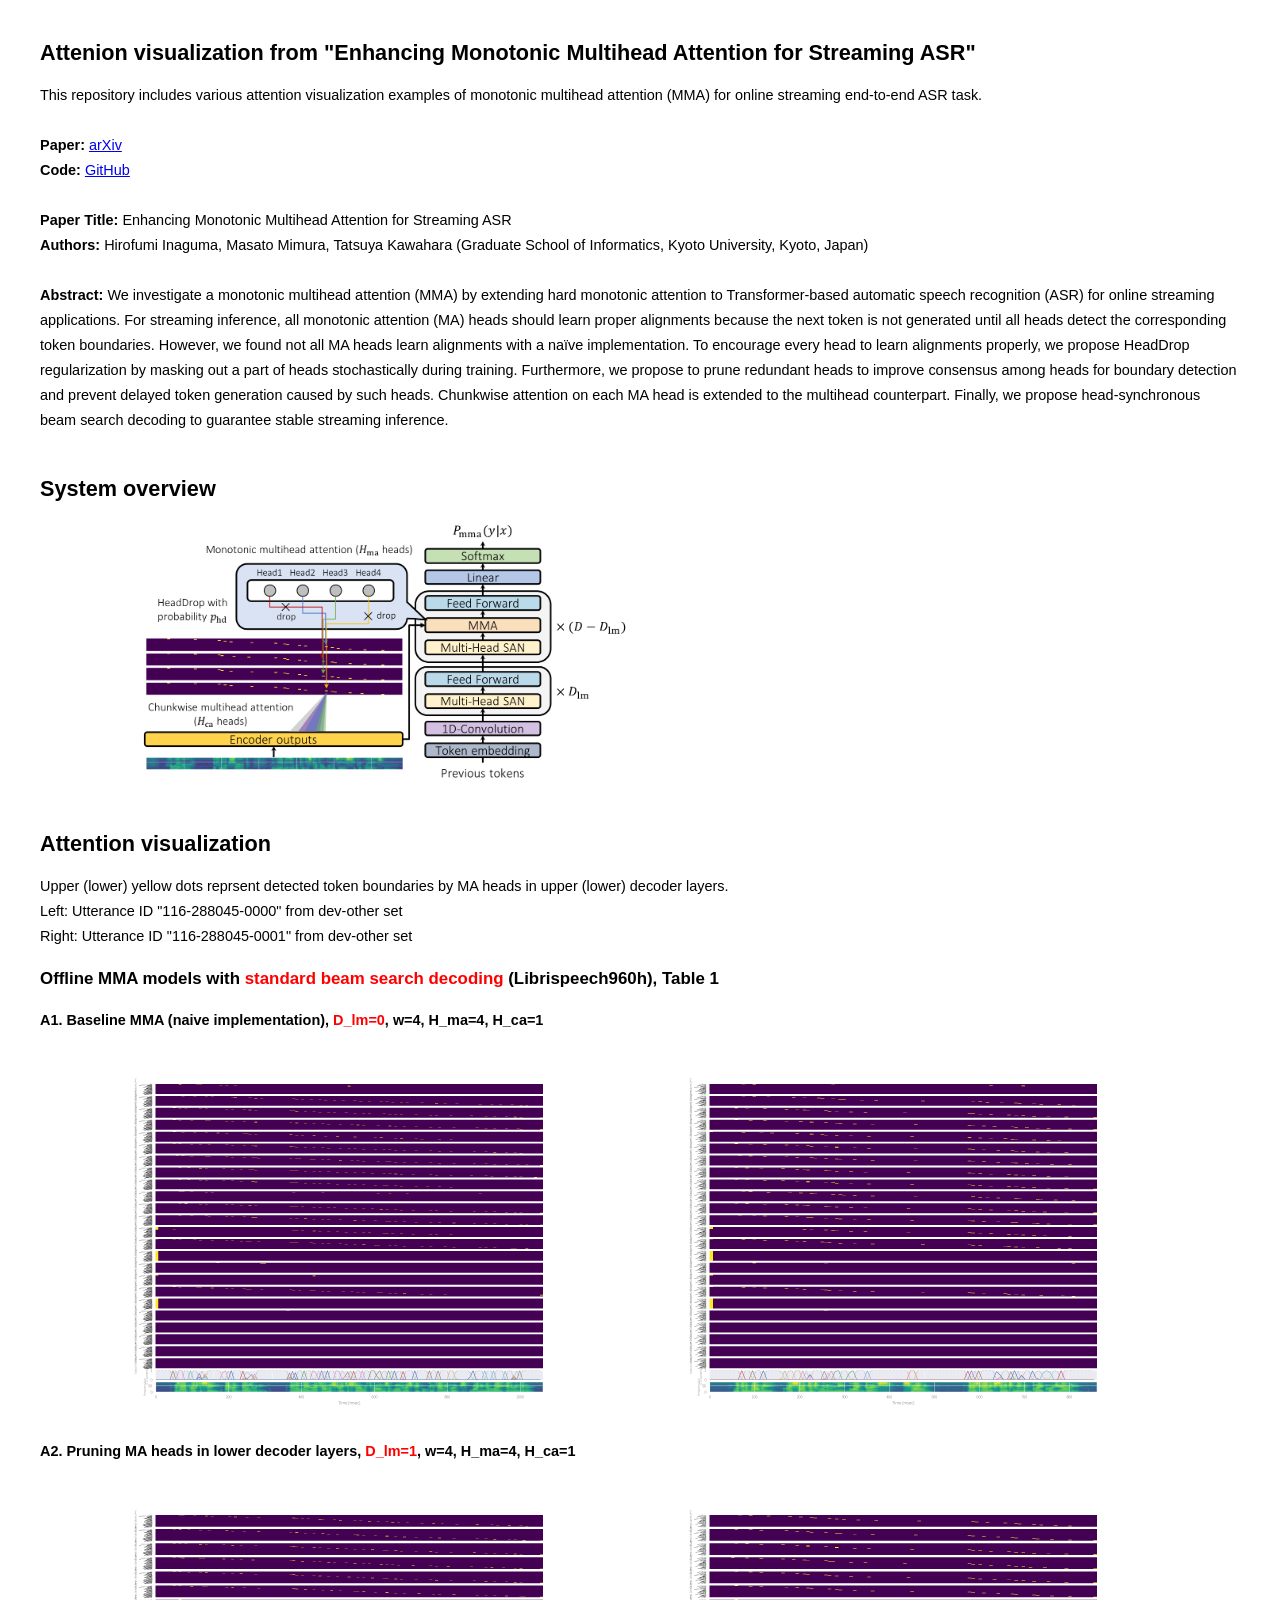
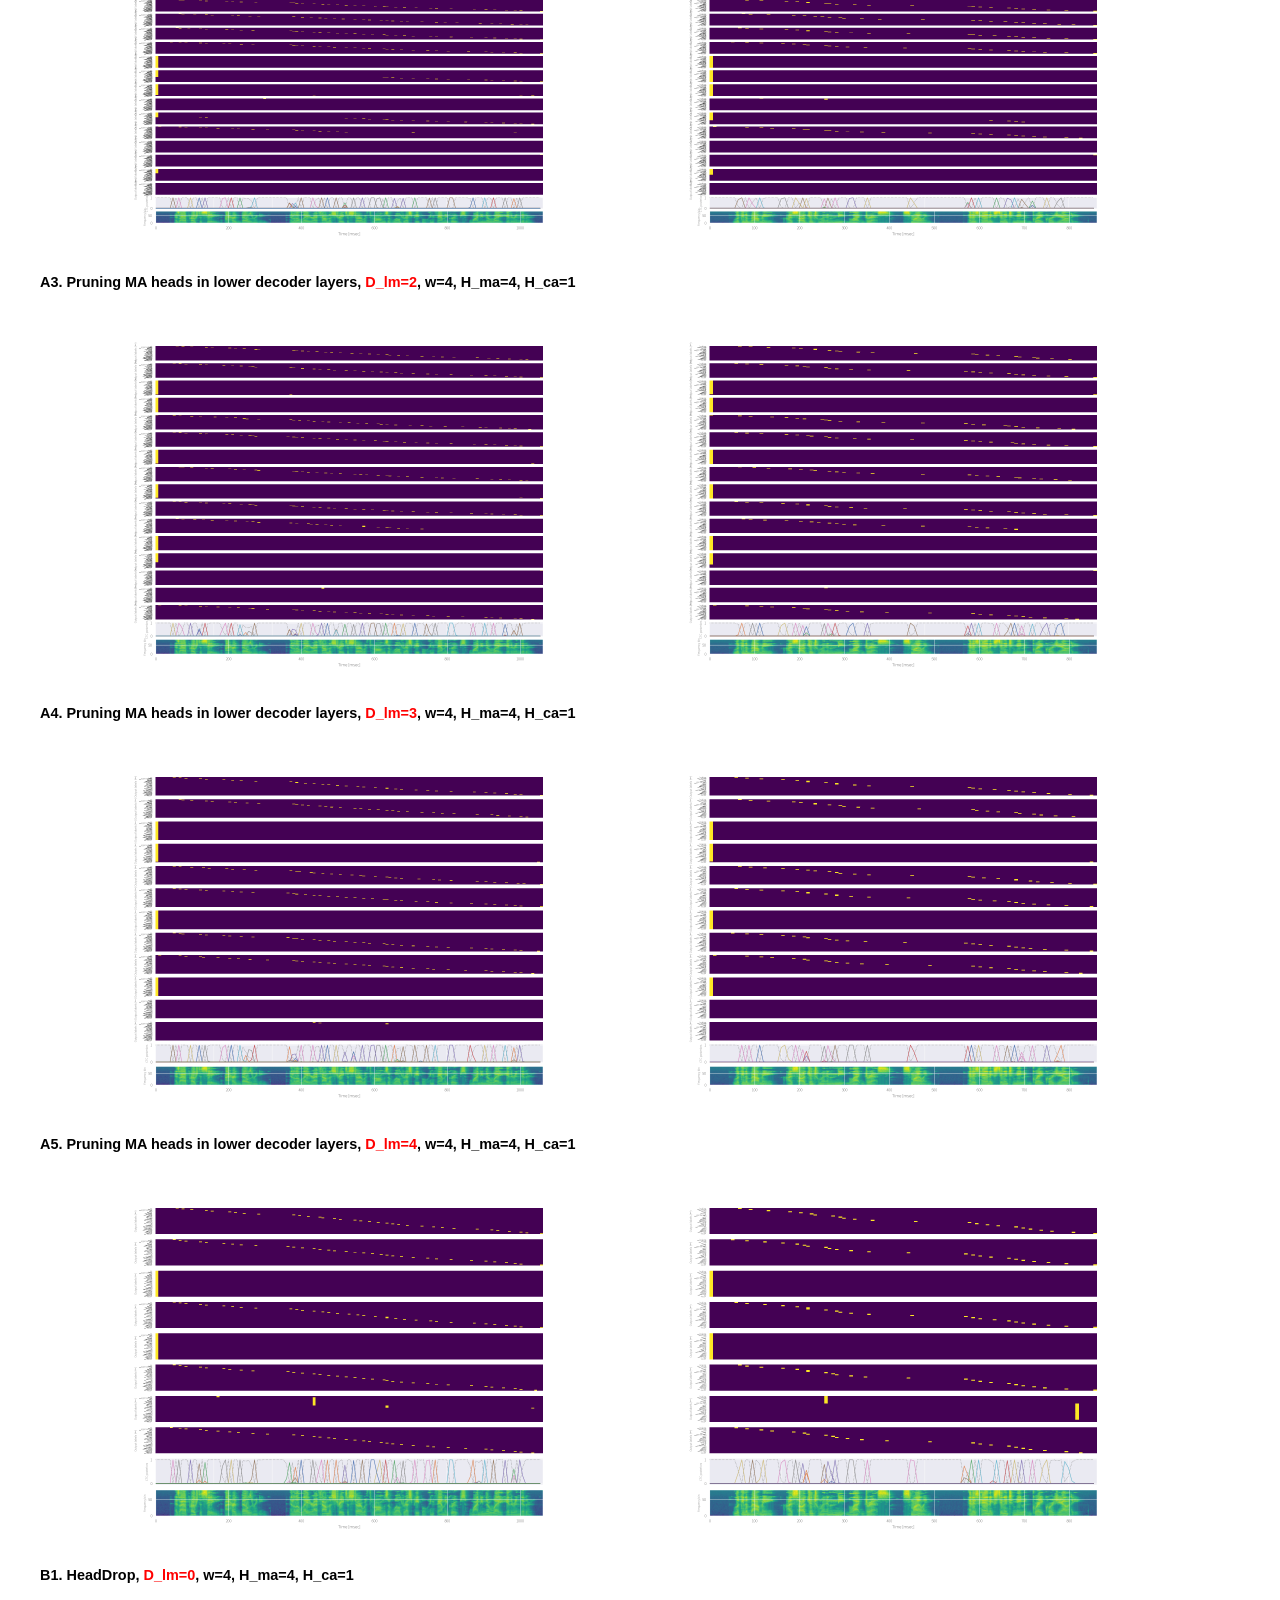
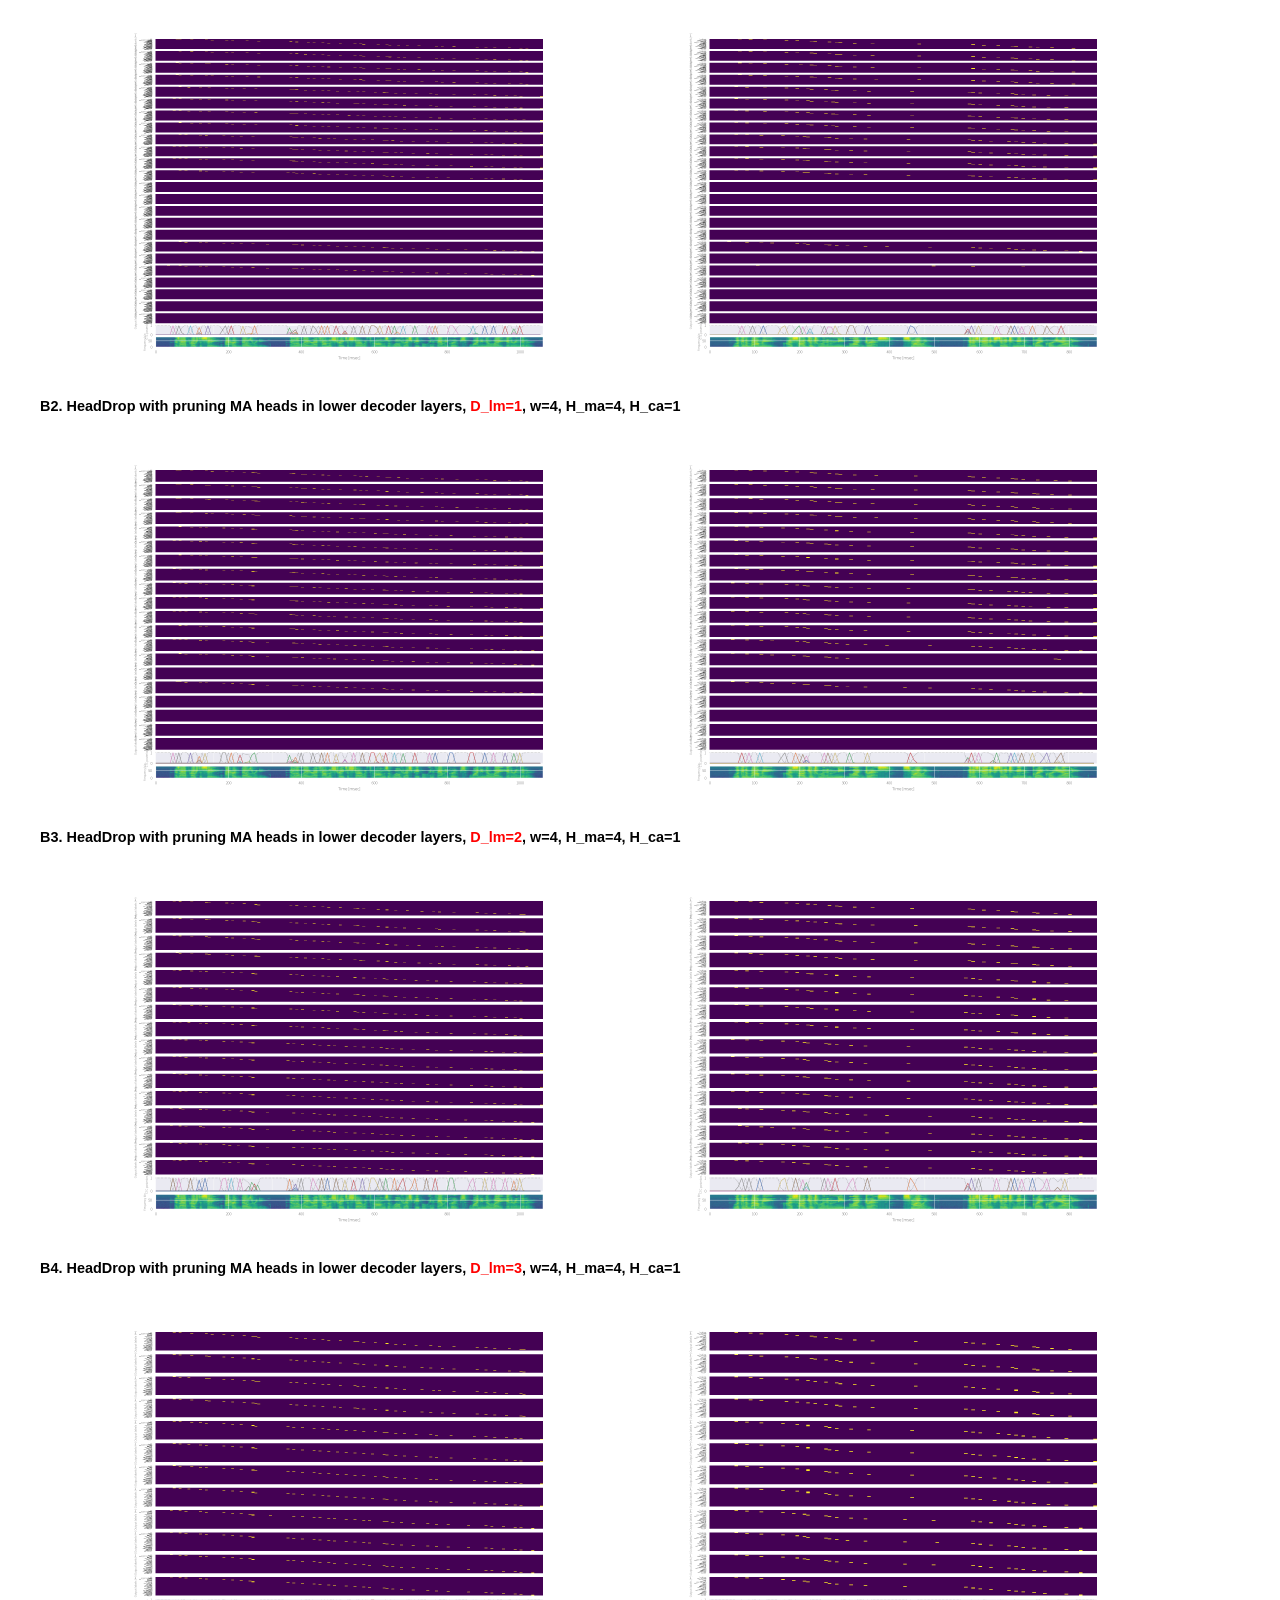
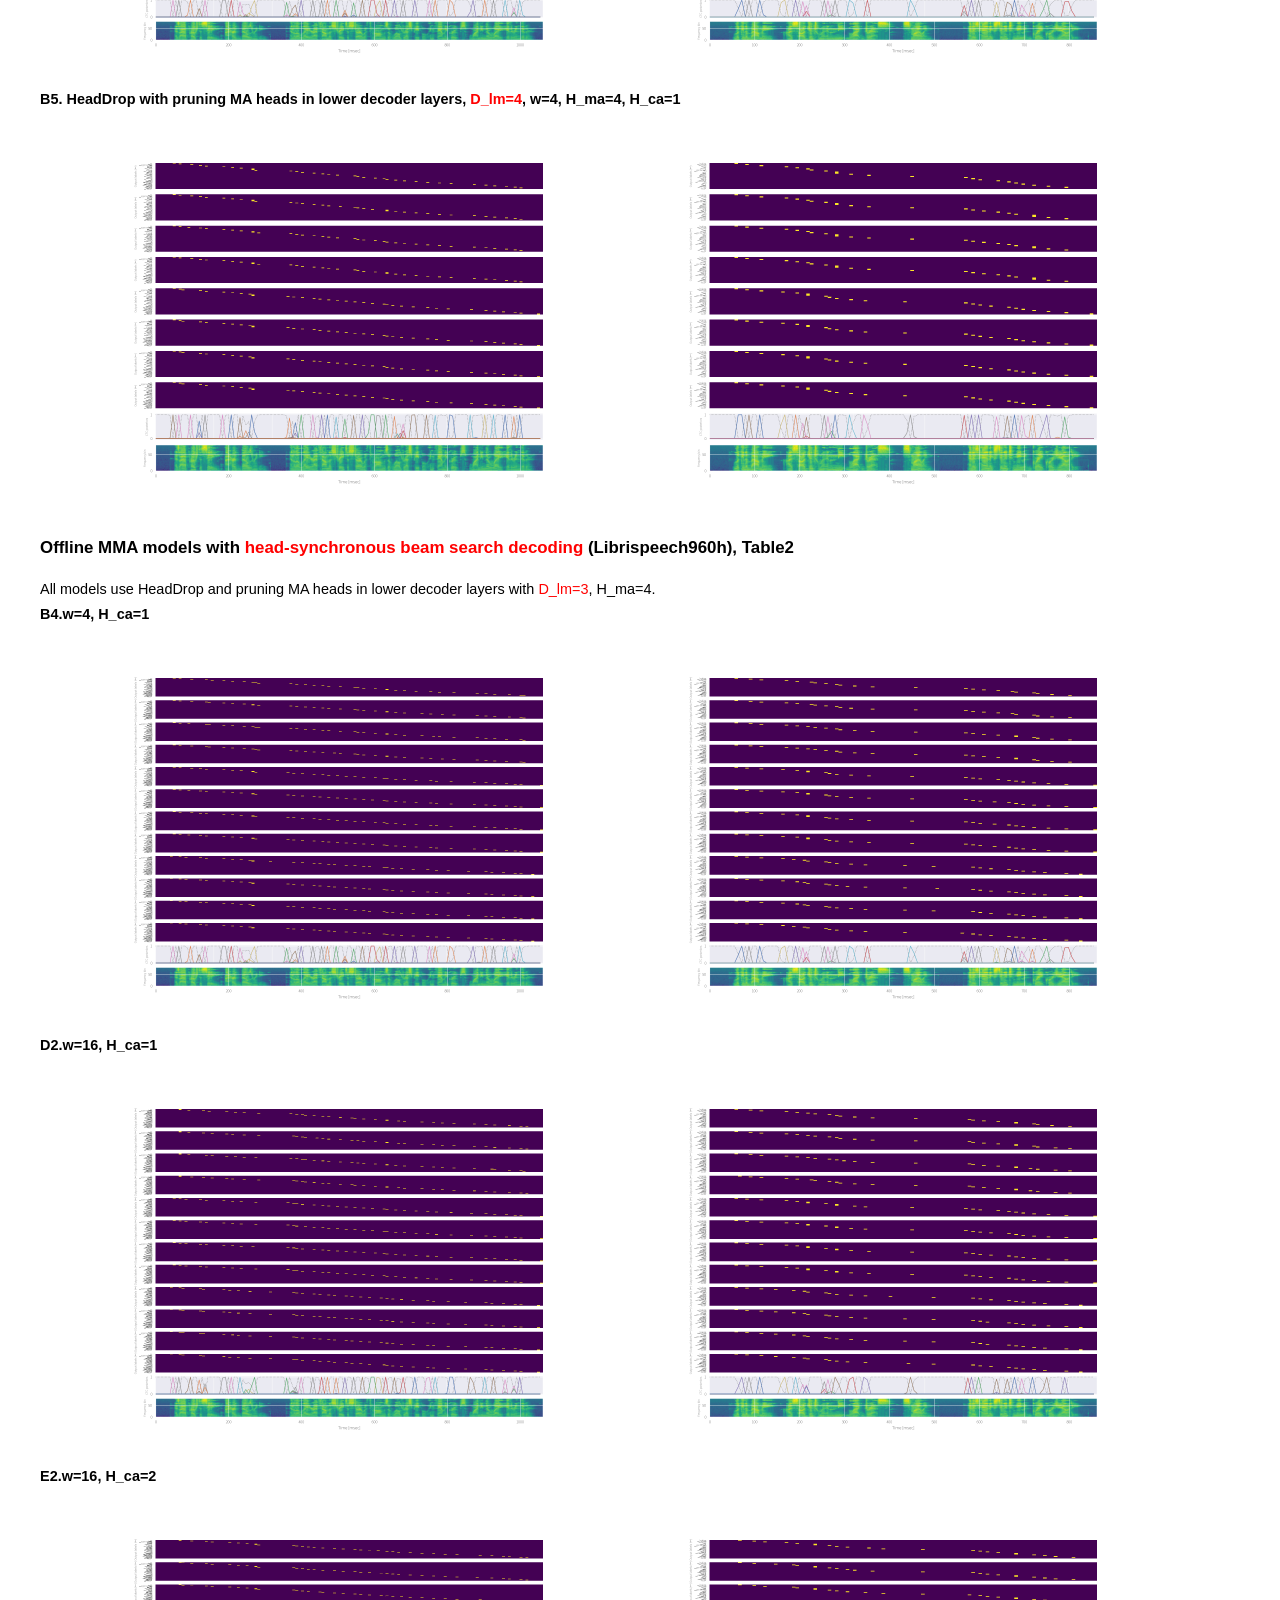
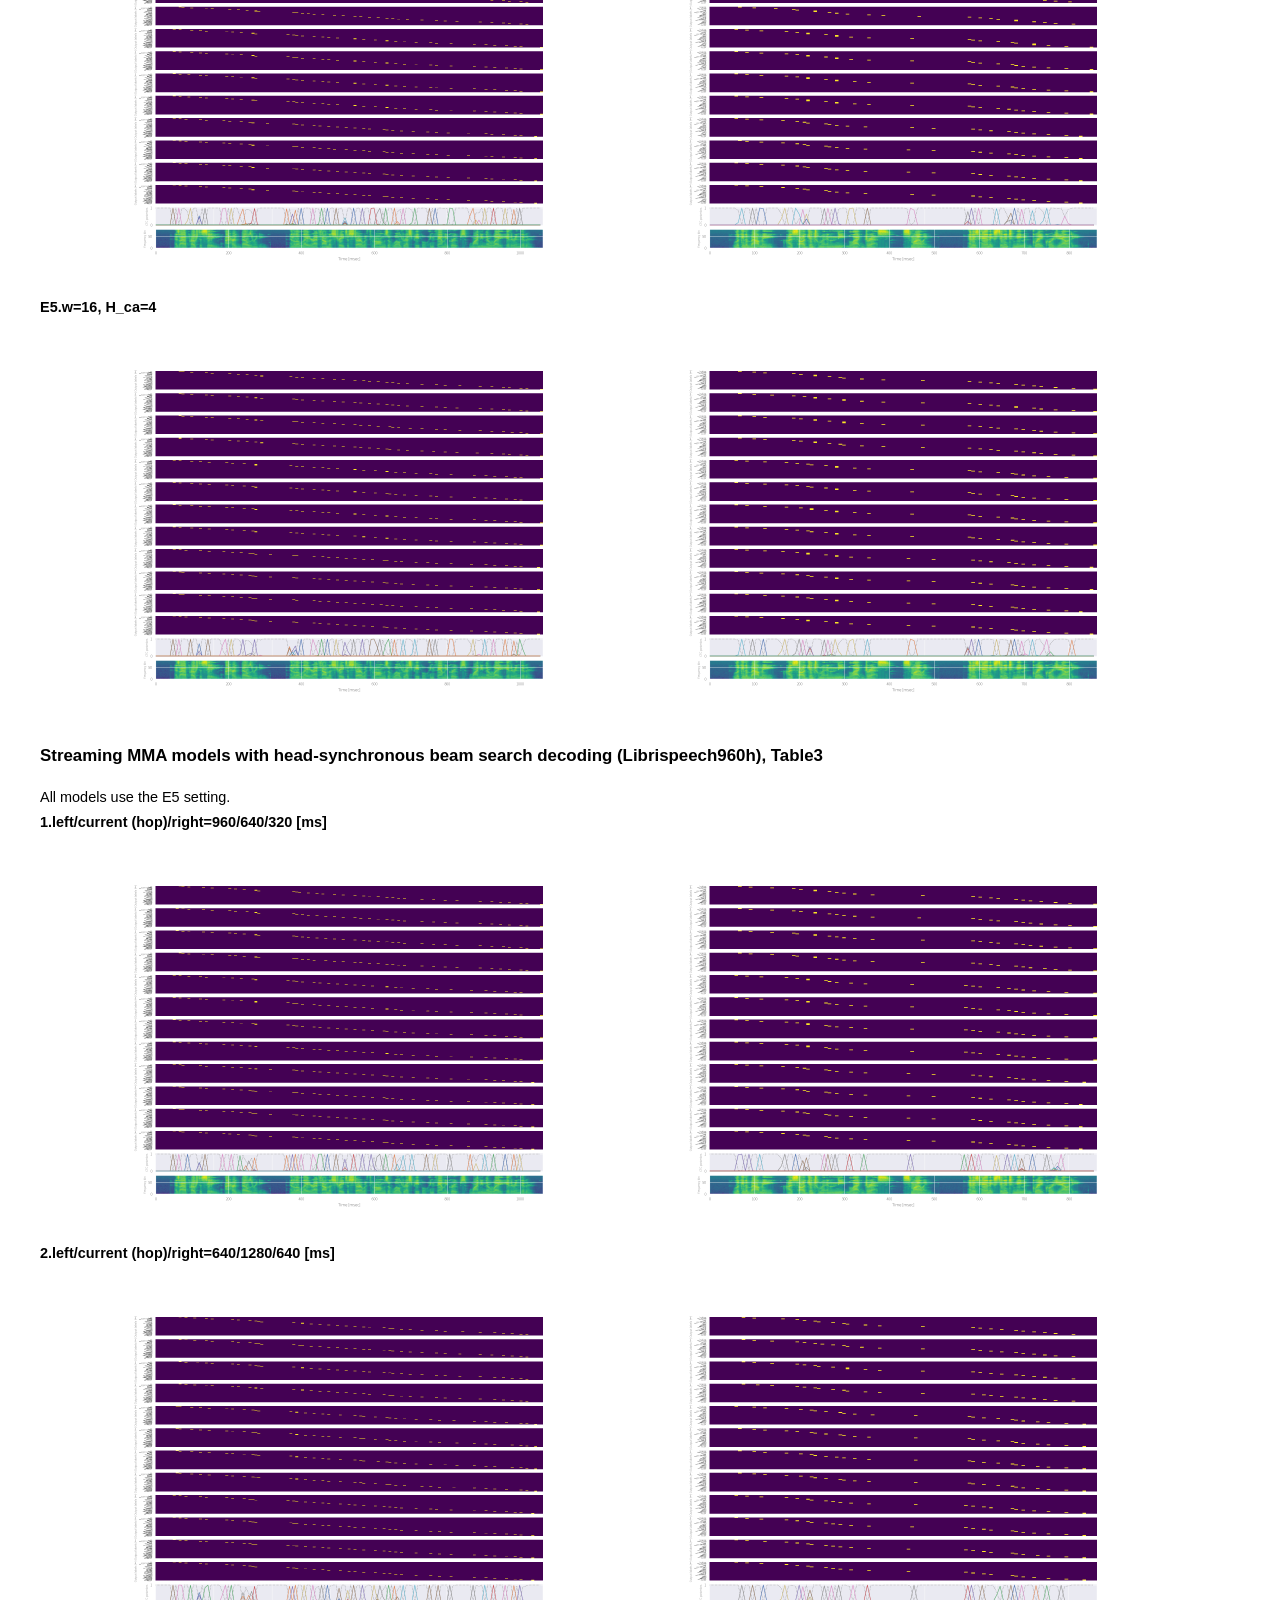
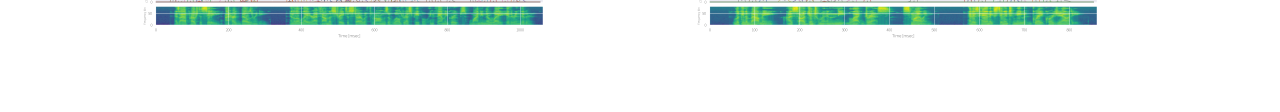
<file: demo/enhancing_mma_asr/index.html>
<html>
  <head>
    <meta charset="UTF-8">
    <title>Attenion visualization from "Enhancing Monotonic Multihead Attention for Streaming ASR"</title>
    <link rel="stylesheet" href="./styles.css">
  </head>
  <body>
    <article>
      <header>
        <h1>Attenion visualization from "Enhancing Monotonic Multihead Attention for Streaming ASR"</h1>
      </header>
    </article>

    <main class="mdl-layout__content">
      <div>This repository includes various attention visualization examples of monotonic multihead attention (MMA) for online streaming end-to-end ASR task.</div><br>
      <div><b>Paper:</b> <a href="https://arxiv.org/abs/2005.09394">arXiv</a></div>
      <div><b>Code:</b> <a href="https://github.com/hirofumi0810/neural_sp">GitHub</a></div>
      <br>
      <div><b>Paper Title:</b> Enhancing Monotonic Multihead Attention for Streaming ASR</div>
      <div><b>Authors:</b> Hirofumi Inaguma, Masato Mimura, Tatsuya Kawahara (Graduate School of Informatics, Kyoto University, Kyoto, Japan)</div>
      <br>
      <div><b>Abstract:</b>
          We investigate a monotonic multihead attention (MMA) by extending hard monotonic attention to Transformer-based automatic speech recognition (ASR) for online streaming applications.
          For streaming inference, all monotonic attention (MA) heads should learn proper alignments because the next token is not generated until all heads detect the corresponding token boundaries.
          However, we found not all MA heads learn alignments with a naïve implementation.
          To encourage every head to learn alignments properly, we propose HeadDrop regularization by masking out a part of heads stochastically during training.
          Furthermore, we propose to prune redundant heads to improve consensus among heads for boundary detection and prevent delayed token generation caused by such heads.
          Chunkwise attention on each MA head is extended to the multihead counterpart.
          Finally, we propose head-synchronous beam search decoding to guarantee stable streaming inference.
      </div>
      <br>
      <div>
        <h2>System overview</h2>

        <img src="../../images/interspeech2020_enhancing_mma_asr.png" hspace="100">
      </div><br>

      <h2>Attention visualization</h2>
      Upper (lower) yellow dots reprsent detected token boundaries by MA heads in upper (lower) decoder layers.<br>
      Left: Utterance ID "116-288045-0000" from dev-other set<br>
      Right: Utterance ID "116-288045-0001" from dev-other set

      <h3>Offline MMA models with <font color="red">standard beam search decoding</font> (Librispeech960h), Table 1</h3>
        <div><b>A1. Baseline MMA (naive implementation), <font color="red">D_lm=0</font>, w=4, H_ma=4, H_ca=1</b><br>
          <table border="0">
            <tr>
            <td><img src="./examples/table1/baseline_A1/116-288045-0000.png" hspace="50"></td>
            <td><img src="./examples/table1/baseline_A1/116-288045-0001.png" hspace="0"></td>
            </tr>
          </table>
        </div>
        <div><b>A2. Pruning MA heads in lower decoder layers, <font color="red">D_lm=1</font>, w=4, H_ma=4, H_ca=1</b><br>
          <table border="0">
            <tr>
            <td><img src="./examples/table1/pruning_A2/116-288045-0000.png" hspace="50"></td>
            <td><img src="./examples/table1/pruning_A2/116-288045-0001.png" hspace="0"></td>
            </tr>
          </table>
        </div>
        <div><b>A3. Pruning MA heads in lower decoder layers, <font color="red">D_lm=2</font>, w=4, H_ma=4, H_ca=1</b><br>
          <table border="0">
            <tr>
            <td><img src="./examples/table1/pruning_A3/116-288045-0000.png" hspace="50"></td>
            <td><img src="./examples/table1/pruning_A3/116-288045-0001.png" hspace="0"></td>
            </tr>
          </table>
        </div>
        <div><b>A4. Pruning MA heads in lower decoder layers, <font color="red">D_lm=3</font>, w=4, H_ma=4, H_ca=1</b><br>
          <table border="0">
            <tr>
            <td><img src="./examples/table1/pruning_A4/116-288045-0000.png" hspace="50"></td>
            <td><img src="./examples/table1/pruning_A4/116-288045-0001.png" hspace="0"></td>
            </tr>
          </table>
        </div>
        <div><b>A5. Pruning MA heads in lower decoder layers, <font color="red">D_lm=4</font>, w=4, H_ma=4, H_ca=1</b><br>
          <table border="0">
            <tr>
            <td><img src="./examples/table1/pruning_A5/116-288045-0000.png" hspace="50"></td>
            <td><img src="./examples/table1/pruning_A5/116-288045-0001.png" hspace="0"></td>
            </tr>
          </table>
        </div>
        <div><b>B1. HeadDrop, <font color="red">D_lm=0</font>, w=4, H_ma=4, H_ca=1</b><br>
          <table border="0">
            <tr>
            <td><img src="./examples/table1/headdrop_B1/116-288045-0000.png" hspace="50"></td>
            <td><img src="./examples/table1/headdrop_B1/116-288045-0001.png" hspace="0"></td>
            </tr>
          </table>
        </div>
        <div><b>B2. HeadDrop with pruning MA heads in lower decoder layers, <font color="red">D_lm=1</font>, w=4, H_ma=4, H_ca=1</b><br>
          <table border="0">
            <tr>
            <td><img src="./examples/table1/headdrop_pruning_B2/116-288045-0000.png" hspace="50"></td>
            <td><img src="./examples/table1/headdrop_pruning_B2/116-288045-0001.png" hspace="0"></td>
            </tr>
          </table>
        </div>
        <div><b>B3. HeadDrop with pruning MA heads in lower decoder layers, <font color="red">D_lm=2</font>, w=4, H_ma=4, H_ca=1</b><br>
          <table border="0">
            <tr>
            <td><img src="./examples/table1/headdrop_pruning_B3/116-288045-0000.png" hspace="50"></td>
            <td><img src="./examples/table1/headdrop_pruning_B3/116-288045-0001.png" hspace="0"></td>
            </tr>
          </table>
        </div>
        <div><b>B4. HeadDrop with pruning MA heads in lower decoder layers, <font color="red">D_lm=3</font>, w=4, H_ma=4, H_ca=1</b><br>
          <table border="0">
            <tr>
            <td><img src="./examples/table1/headdrop_pruning_B4/116-288045-0000.png" hspace="50"></td>
            <td><img src="./examples/table1/headdrop_pruning_B4/116-288045-0001.png" hspace="0"></td>
            </tr>
          </table>
        </div>
        <div><b>B5. HeadDrop with pruning MA heads in lower decoder layers, <font color="red">D_lm=4</font>, w=4, H_ma=4, H_ca=1</b><br>
          <table border="0">
            <tr>
            <td><img src="./examples/table1/headdrop_pruning_B5/116-288045-0000.png" hspace="50"></td>
            <td><img src="./examples/table1/headdrop_pruning_B5/116-288045-0001.png" hspace="0"></td>
            </tr>
          </table>
        </div>

      <h3>Offline MMA models with <font color="red">head-synchronous beam search decoding</font> (Librispeech960h), Table2</h3>
        All models use HeadDrop and pruning MA heads in lower decoder layers with <font color="red">D_lm=3</font>, H_ma=4.
        <div><b>B4.w=4, H_ca=1</b><br>
          <table border="0">
            <tr>
            <td><img src="./examples/table2/headdrop_pruning_w4_hca1_B4/116-288045-0000_headsync.png" hspace="50"></td>
            <td><img src="./examples/table2/headdrop_pruning_w4_hca1_B4/116-288045-0001_headsync.png" hspace="0"></td>
            </tr>
          </table>
        </div>
        <div><b>D2.w=16, H_ca=1</b><br>
          <table border="0">
            <tr>
            <td><img src="./examples/table2/headdrop_pruning_w16_hca1_D2/116-288045-0000_headsync.png" hspace="50"></td>
            <td><img src="./examples/table2/headdrop_pruning_w16_hca1_D2/116-288045-0001_headsync.png" hspace="0"></td>
            </tr>
          </table>
        </div>
        <div><b>E2.w=16, H_ca=2</b><br>
          <table border="0">
            <tr>
            <td><img src="./examples/table2/headdrop_pruning_w16_hca2_E2/116-288045-0000_headsync.png" hspace="50"></td>
            <td><img src="./examples/table2/headdrop_pruning_w16_hca2_E2/116-288045-0001_headsync.png" hspace="0"></td>
            </tr>
          </table>
        </div>
        <div><b>E5.w=16, H_ca=4</b><br>
          <table border="0">
            <tr>
            <td><img src="./examples/table2/headdrop_pruning_w16_hca4_E5/116-288045-0000_headsync.png" hspace="50"></td>
            <td><img src="./examples/table2/headdrop_pruning_w16_hca4_E5/116-288045-0001_headsync.png" hspace="0"></td>
            </tr>
          </table>
        </div>

      <h3>Streaming MMA models with head-synchronous beam search decoding (Librispeech960h), Table3</h3>
        All models use the E5 setting.
        <div><b>1.left/current (hop)/right=960/640/320 [ms]</b><br>
          <table border="0">
            <tr>
            <td><img src="./examples/table3/headdrop_pruning_w16_hca4_E5_64_128_64/116-288045-0000_headsync.png" hspace="50"></td>
            <td><img src="./examples/table3/headdrop_pruning_w16_hca4_E5_64_128_64/116-288045-0001_headsync.png" hspace="0"></td>
            </tr>
          </table>
        </div>
        <div><b>2.left/current (hop)/right=640/1280/640 [ms]</b><br>
          <table border="0">
            <tr>
            <td><img src="./examples/table3/headdrop_pruning_w16_hca4_E5_96_64_32/116-288045-0000_headsync.png" hspace="50"></td>
            <td><img src="./examples/table3/headdrop_pruning_w16_hca4_E5_96_64_32/116-288045-0001_headsync.png" hspace="0"></td>
            </tr>
          </table>
        </div>

    </main>

  </body>
</html>
</file>
<file: styles.css>
/**
 * Copyright 2015 Google Inc. All Rights Reserved.
 *
 * Licensed under the Apache License, Version 2.0 (the "License");
 * you may not use this file except in compliance with the License.
 * You may obtain a copy of the License at
 *
 *      http://www.apache.org/licenses/LICENSE-2.0
 *
 * Unless required by applicable law or agreed to in writing, software
 * distributed under the License is distributed on an "AS IS" BASIS,
 * WITHOUT WARRANTIES OR CONDITIONS OF ANY KIND, either express or implied.
 * See the License for the specific language governing permissions and
 * limitations under the License.
 */

html, body {
  /* font-family: 'Roboto', 'Helvetica', sans-serif; */
  font-family:"ヒラギノ角ゴ Pro W3", "Hiragino Kaku Gothic Pro", "メイリオ", Meiryo, Osaka, "ＭＳ Ｐゴシック", "MS PGothic", sans-serif;
  margin: 0;
  padding: 0;
  font-size:0.95em;
  line-height:25px;
}
.mdl-demo .mdl-layout__header-row {
  padding-left: 40px;
}
.mdl-demo .mdl-layout.is-small-screen .mdl-layout__header-row h3 {
  font-size: inherit;
}
.mdl-demo .mdl-layout__tab-bar-button {
  display: none;
}
.mdl-demo .mdl-layout.is-small-screen .mdl-layout__tab-bar .mdl-button {
  display: none;
}
.mdl-demo .mdl-layout:not(.is-small-screen) .mdl-layout__tab-bar,
.mdl-demo .mdl-layout:not(.is-small-screen) .mdl-layout__tab-bar-container {
  overflow: visible;
}
.mdl-demo .mdl-layout__tab-bar-container {
  height: 64px;
}
.mdl-demo .mdl-layout__tab-bar {
  padding: 0;
  padding-left: 16px;
  box-sizing: border-box;
  height: 100%;
  width: 100%;
}
.mdl-demo .mdl-layout__tab-bar .mdl-layout__tab {
  height: 64px;
  line-height: 64px;
}
.mdl-demo .mdl-layout__tab-bar .mdl-layout__tab.is-active::after {
  background-color: white;
  height: 4px;
}
.mdl-demo main > .mdl-layout__tab-panel {
  padding: 8px;
  padding-top: 48px;
}
.mdl-demo .mdl-card {
  height: auto;
  display: -webkit-flex;
  display: -ms-flexbox;
  display: flex;
  -webkit-flex-direction: column;
      -ms-flex-direction: column;
          flex-direction: column;
}
.mdl-demo .mdl-card > * {
  height: auto;
}
.mdl-demo .mdl-card .mdl-card__supporting-text {
  margin: 40px;
  -webkit-flex-grow: 1;
      -ms-flex-positive: 1;
          flex-grow: 1;
  padding: 0;
  color: inherit;
  width: calc(100% - 80px);
}
.mdl-demo.mdl-demo .mdl-card__supporting-text h4 {
  margin-top: 0;
  margin-bottom: 20px;
}
.mdl-demo .mdl-card__actions {
  margin: 0;
  padding: 4px 40px;
  color: inherit;
}
.mdl-demo .mdl-card__actions a {
  color: #00BCD4;
  margin: 0;
}
.mdl-demo .mdl-card__actions a:hover,
.mdl-demo .mdl-card__actions a:active {
  color: inherit;
  background-color: transparent;
}
.mdl-demo .mdl-card__supporting-text + .mdl-card__actions {
  border-top: 1px solid rgba(0, 0, 0, 0.12);
}
.mdl-demo #add {
  position: absolute;
  right: 40px;
  top: 36px;
  z-index: 999;
}

.mdl-demo .mdl-layout__content section:not(:last-of-type) {
  position: relative;
  margin-bottom: 48px;
}
.mdl-demo section.section--center {
  max-width: 860px;
}
.mdl-demo #features section.section--center {
  max-width: 620px;
}
.mdl-demo section > header{
  display: -webkit-flex;
  display: -ms-flexbox;
  display: flex;
  -webkit-align-items: center;
      -ms-flex-align: center;
          align-items: center;
  -webkit-justify-content: center;
      -ms-flex-pack: center;
          justify-content: center;
}
.mdl-demo section > .section__play-btn {
  min-height: 200px;
}
.mdl-demo section > header > .material-icons {
  font-size: 3rem;
}
.mdl-demo section > button {
  position: absolute;
  z-index: 99;
  top: 8px;
  right: 8px;
}
.mdl-demo section .section__circle {
  display: -webkit-flex;
  display: -ms-flexbox;
  display: flex;
  -webkit-align-items: center;
      -ms-flex-align: center;
          align-items: center;
  -webkit-justify-content: flex-start;
      -ms-flex-pack: start;
          justify-content: flex-start;
  -webkit-flex-grow: 0;
      -ms-flex-positive: 0;
          flex-grow: 0;
  -webkit-flex-shrink: 1;
      -ms-flex-negative: 1;
          flex-shrink: 1;
}
.mdl-demo section .section__text {
  -webkit-flex-grow: 1;
      -ms-flex-positive: 1;
          flex-grow: 1;
  -webkit-flex-shrink: 0;
      -ms-flex-negative: 0;
          flex-shrink: 0;
  padding-top: 8px;
}
.mdl-demo section .section__text h5 {
  font-size: inherit;
  margin: 0;
  margin-bottom: 0.5em;
}
.mdl-demo section .section__text a {
  text-decoration: none;
}
.mdl-demo section .section__circle-container > .section__circle-container__circle {
  width: 64px;
  height: 64px;
  border-radius: 32px;
  margin: 8px 0;
}
.mdl-demo section.section--footer .section__circle--big {
  width: 100px;
  height: 100px;
  border-radius: 50px;
  margin: 8px 32px;
}
.mdl-demo .is-small-screen section.section--footer .section__circle--big {
  width: 50px;
  height: 50px;
  border-radius: 25px;
  margin: 8px 16px;
}
.mdl-demo section.section--footer {
  padding: 64px 0;
  margin: 0 -8px -8px -8px;
}
.mdl-demo section.section--center .section__text:not(:last-child) {
  border-bottom: 1px solid rgba(0,0,0,.13);
}
.mdl-demo .mdl-card .mdl-card__supporting-text > h3:first-child {
  margin-bottom: 24px;
}
.mdl-demo .mdl-layout__tab-panel:not(#overview) {
  background-color: white;
}
.mdl-demo #features section {
  margin-bottom: 72px;
}
.mdl-demo #features h4, #features h5 {
  margin-bottom: 16px;
}
.mdl-demo .toc {
  border-left: 4px solid #C1EEF4;
  margin: 24px;
  padding: 0;
  padding-left: 8px;
  display: -webkit-flex;
  display: -ms-flexbox;
  display: flex;
  -webkit-flex-direction: column;
      -ms-flex-direction: column;
          flex-direction: column;
}
.mdl-demo .toc h4 {
  font-size: 0.9rem;
  margin-top: 0;
}
.mdl-demo .toc a {
  color: #4DD0E1;
  text-decoration: none;
  font-size: 16px;
  line-height: 28px;
  display: block;
}
.mdl-demo .mdl-menu__container {
  z-index: 99;
}

img{
  background-color: white;
  width: 250px;
  object-fit: contain;
}

/* Section headings inside the two tab panels.
   Scoped to .mdl-layout__tab-panel so the <h3> in the page header
   (the name in the purple bar) keeps MDL's own styling. */
.mdl-layout__tab-panel h3 {
  margin: 40px 0 16px;
  padding-bottom: 6px;
  border-bottom: 2px solid #673AB7;
  color: #333;
  font-size: 22px;
  line-height: 30px;
  font-weight: 600;
}
.mdl-layout__tab-panel section > div > h3:first-child {
  margin-top: 8px;
}

/* Year dividers in the Publications tab.
   The <h4> sits directly inside the <ul>, so it inherits the list's
   indent; the negative margin pulls it back out to the section edge. */
.pub-year {
  margin: 32px 0 12px -40px;
  padding-bottom: 4px;
  border-bottom: 1px solid rgba(103, 58, 183, 0.25);
  color: #673AB7;
  font-size: 16px;
  line-height: 24px;
  font-weight: 700;
  letter-spacing: 0.08em;
}
.pub-year:first-child {
  margin-top: 8px;
}
</file>
<file: demo/enhancing_mma_asr/styles.css>
/**
 * Copyright 2015 Google Inc. All Rights Reserved.
 *
 * Licensed under the Apache License, Version 2.0 (the "License");
 * you may not use this file except in compliance with the License.
 * You may obtain a copy of the License at
 *
 *      http://www.apache.org/licenses/LICENSE-2.0
 *
 * Unless required by applicable law or agreed to in writing, software
 * distributed under the License is distributed on an "AS IS" BASIS,
 * WITHOUT WARRANTIES OR CONDITIONS OF ANY KIND, either express or implied.
 * See the License for the specific language governing permissions and
 * limitations under the License.
 */

html, body {
  font-family:"ヒラギノ角ゴ Pro W3", "Hiragino Kaku Gothic Pro", "メイリオ", Meiryo, Osaka, "ＭＳ Ｐゴシック", "MS PGothic", sans-serif;
  margin: 0;
  padding: 20;
  font-size:0.95em;
  line-height:25px;
}
img{
  background-color: white;
  width: 500px;
  object-fit: contain;
}
</file>
<file: assets/mdl/material.deep_purple-pink.min.css>
/**
 * material-design-lite - Material Design Components in CSS, JS and HTML
 * @version v1.3.0
 * @license Apache-2.0
 * @copyright 2015 Google, Inc.
 * @link https://github.com/google/material-design-lite
 */
@charset "UTF-8";html{color:rgba(0,0,0,.87)}::-moz-selection{background:#b3d4fc;text-shadow:none}::selection{background:#b3d4fc;text-shadow:none}hr{display:block;height:1px;border:0;border-top:1px solid #ccc;margin:1em 0;padding:0}audio,canvas,iframe,img,svg,video{vertical-align:middle}fieldset{border:0;margin:0;padding:0}textarea{resize:vertical}.browserupgrade{margin:.2em 0;background:#ccc;color:#000;padding:.2em 0}.hidden{display:none!important}.visuallyhidden{border:0;clip:rect(0 0 0 0);height:1px;margin:-1px;overflow:hidden;padding:0;position:absolute;width:1px}.visuallyhidden.focusable:active,.visuallyhidden.focusable:focus{clip:auto;height:auto;margin:0;overflow:visible;position:static;width:auto}.invisible{visibility:hidden}.clearfix:before,.clearfix:after{content:" ";display:table}.clearfix:after{clear:both}@media print{*,*:before,*:after,*:first-letter{background:transparent!important;color:#000!important;box-shadow:none!important}a,a:visited{text-decoration:underline}a[href]:after{content:" (" attr(href)")"}abbr[title]:after{content:" (" attr(title)")"}a[href^="#"]:after,a[href^="javascript:"]:after{content:""}pre,blockquote{border:1px solid #999;page-break-inside:avoid}thead{display:table-header-group}tr,img{page-break-inside:avoid}img{max-width:100%!important}p,h2,h3{orphans:3;widows:3}h2,h3{page-break-after:avoid}}a,.mdl-accordion,.mdl-button,.mdl-card,.mdl-checkbox,.mdl-dropdown-menu,.mdl-icon-toggle,.mdl-item,.mdl-radio,.mdl-slider,.mdl-switch,.mdl-tabs__tab{-webkit-tap-highlight-color:transparent;-webkit-tap-highlight-color:rgba(255,255,255,0)}html{width:100%;height:100%;-ms-touch-action:manipulation;touch-action:manipulation}body{width:100%;min-height:100%}main{display:block}*[hidden]{display:none!important}html,body{font-family:"Helvetica","Arial",sans-serif;font-size:14px;font-weight:400;line-height:20px}h1,h2,h3,h4,h5,h6,p{padding:0}h1 small,h2 small,h3 small,h4 small,h5 small,h6 small{font-family:"Roboto","Helvetica","Arial",sans-serif;font-weight:400;line-height:1.35;letter-spacing:-.02em;opacity:.54;font-size:.6em}h1{font-size:56px;line-height:1.35;letter-spacing:-.02em;margin:24px 0}h1,h2{font-family:"Roboto","Helvetica","Arial",sans-serif;font-weight:400}h2{font-size:45px;line-height:48px}h2,h3{margin:24px 0}h3{font-size:34px;line-height:40px}h3,h4{font-family:"Roboto","Helvetica","Arial",sans-serif;font-weight:400}h4{font-size:24px;line-height:32px;-moz-osx-font-smoothing:grayscale;margin:24px 0 16px}h5{font-size:20px;font-weight:500;line-height:1;letter-spacing:.02em}h5,h6{font-family:"Roboto","Helvetica","Arial",sans-serif;margin:24px 0 16px}h6{font-size:16px;letter-spacing:.04em}h6,p{font-weight:400;line-height:24px}p{font-size:14px;letter-spacing:0;margin:0 0 16px}a{color:rgb(255,64,129);font-weight:500}blockquote{font-family:"Roboto","Helvetica","Arial",sans-serif;position:relative;font-size:24px;font-weight:300;font-style:italic;line-height:1.35;letter-spacing:.08em}blockquote:before{position:absolute;left:-.5em;content:'“'}blockquote:after{content:'”';margin-left:-.05em}mark{background-color:#f4ff81}dt{font-weight:700}address{font-size:12px;line-height:1;font-style:normal}address,ul,ol{font-weight:400;letter-spacing:0}ul,ol{font-size:14px;line-height:24px}.mdl-typography--display-4,.mdl-typography--display-4-color-contrast{font-family:"Roboto","Helvetica","Arial",sans-serif;font-size:112px;font-weight:300;line-height:1;letter-spacing:-.04em}.mdl-typography--display-4-color-contrast{opacity:.54}.mdl-typography--display-3,.mdl-typography--display-3-color-contrast{font-family:"Roboto","Helvetica","Arial",sans-serif;font-size:56px;font-weight:400;line-height:1.35;letter-spacing:-.02em}.mdl-typography--display-3-color-contrast{opacity:.54}.mdl-typography--display-2,.mdl-typography--display-2-color-contrast{font-family:"Roboto","Helvetica","Arial",sans-serif;font-size:45px;font-weight:400;line-height:48px}.mdl-typography--display-2-color-contrast{opacity:.54}.mdl-typography--display-1,.mdl-typography--display-1-color-contrast{font-family:"Roboto","Helvetica","Arial",sans-serif;font-size:34px;font-weight:400;line-height:40px}.mdl-typography--display-1-color-contrast{opacity:.54}.mdl-typography--headline,.mdl-typography--headline-color-contrast{font-family:"Roboto","Helvetica","Arial",sans-serif;font-size:24px;font-weight:400;line-height:32px;-moz-osx-font-smoothing:grayscale}.mdl-typography--headline-color-contrast{opacity:.87}.mdl-typography--title,.mdl-typography--title-color-contrast{font-family:"Roboto","Helvetica","Arial",sans-serif;font-size:20px;font-weight:500;line-height:1;letter-spacing:.02em}.mdl-typography--title-color-contrast{opacity:.87}.mdl-typography--subhead,.mdl-typography--subhead-color-contrast{font-family:"Roboto","Helvetica","Arial",sans-serif;font-size:16px;font-weight:400;line-height:24px;letter-spacing:.04em}.mdl-typography--subhead-color-contrast{opacity:.87}.mdl-typography--body-2,.mdl-typography--body-2-color-contrast{font-size:14px;font-weight:700;line-height:24px;letter-spacing:0}.mdl-typography--body-2-color-contrast{opacity:.87}.mdl-typography--body-1,.mdl-typography--body-1-color-contrast{font-size:14px;font-weight:400;line-height:24px;letter-spacing:0}.mdl-typography--body-1-color-contrast{opacity:.87}.mdl-typography--body-2-force-preferred-font,.mdl-typography--body-2-force-preferred-font-color-contrast{font-family:"Roboto","Helvetica","Arial",sans-serif;font-size:14px;font-weight:500;line-height:24px;letter-spacing:0}.mdl-typography--body-2-force-preferred-font-color-contrast{opacity:.87}.mdl-typography--body-1-force-preferred-font,.mdl-typography--body-1-force-preferred-font-color-contrast{font-family:"Roboto","Helvetica","Arial",sans-serif;font-size:14px;font-weight:400;line-height:24px;letter-spacing:0}.mdl-typography--body-1-force-preferred-font-color-contrast{opacity:.87}.mdl-typography--caption,.mdl-typography--caption-force-preferred-font{font-size:12px;font-weight:400;line-height:1;letter-spacing:0}.mdl-typography--caption-force-preferred-font{font-family:"Roboto","Helvetica","Arial",sans-serif}.mdl-typography--caption-color-contrast,.mdl-typography--caption-force-preferred-font-color-contrast{font-size:12px;font-weight:400;line-height:1;letter-spacing:0;opacity:.54}.mdl-typography--caption-force-preferred-font-color-contrast,.mdl-typography--menu{font-family:"Roboto","Helvetica","Arial",sans-serif}.mdl-typography--menu{font-size:14px;font-weight:500;line-height:1;letter-spacing:0}.mdl-typography--menu-color-contrast{opacity:.87}.mdl-typography--menu-color-contrast,.mdl-typography--button,.mdl-typography--button-color-contrast{font-family:"Roboto","Helvetica","Arial",sans-serif;font-size:14px;font-weight:500;line-height:1;letter-spacing:0}.mdl-typography--button,.mdl-typography--button-color-contrast{text-transform:uppercase}.mdl-typography--button-color-contrast{opacity:.87}.mdl-typography--text-left{text-align:left}.mdl-typography--text-right{text-align:right}.mdl-typography--text-center{text-align:center}.mdl-typography--text-justify{text-align:justify}.mdl-typography--text-nowrap{white-space:nowrap}.mdl-typography--text-lowercase{text-transform:lowercase}.mdl-typography--text-uppercase{text-transform:uppercase}.mdl-typography--text-capitalize{text-transform:capitalize}.mdl-typography--font-thin{font-weight:200!important}.mdl-typography--font-light{font-weight:300!important}.mdl-typography--font-regular{font-weight:400!important}.mdl-typography--font-medium{font-weight:500!important}.mdl-typography--font-bold{font-weight:700!important}.mdl-typography--font-black{font-weight:900!important}.material-icons{font-family:'Material Icons';font-weight:400;font-style:normal;font-size:24px;line-height:1;letter-spacing:normal;text-transform:none;display:inline-block;word-wrap:normal;-moz-font-feature-settings:'liga';font-feature-settings:'liga';-webkit-font-feature-settings:'liga';-webkit-font-smoothing:antialiased}.mdl-color-text--red{color:#f44336 !important}.mdl-color--red{background-color:#f44336 !important}.mdl-color-text--red-50{color:#ffebee !important}.mdl-color--red-50{background-color:#ffebee !important}.mdl-color-text--red-100{color:#ffcdd2 !important}.mdl-color--red-100{background-color:#ffcdd2 !important}.mdl-color-text--red-200{color:#ef9a9a !important}.mdl-color--red-200{background-color:#ef9a9a !important}.mdl-color-text--red-300{color:#e57373 !important}.mdl-color--red-300{background-color:#e57373 !important}.mdl-color-text--red-400{color:#ef5350 !important}.mdl-color--red-400{background-color:#ef5350 !important}.mdl-color-text--red-500{color:#f44336 !important}.mdl-color--red-500{background-color:#f44336 !important}.mdl-color-text--red-600{color:#e53935 !important}.mdl-color--red-600{background-color:#e53935 !important}.mdl-color-text--red-700{color:#d32f2f !important}.mdl-color--red-700{background-color:#d32f2f !important}.mdl-color-text--red-800{color:#c62828 !important}.mdl-color--red-800{background-color:#c62828 !important}.mdl-color-text--red-900{color:#b71c1c !important}.mdl-color--red-900{background-color:#b71c1c !important}.mdl-color-text--red-A100{color:#ff8a80 !important}.mdl-color--red-A100{background-color:#ff8a80 !important}.mdl-color-text--red-A200{color:#ff5252 !important}.mdl-color--red-A200{background-color:#ff5252 !important}.mdl-color-text--red-A400{color:#ff1744 !important}.mdl-color--red-A400{background-color:#ff1744 !important}.mdl-color-text--red-A700{color:#d50000 !important}.mdl-color--red-A700{background-color:#d50000 !important}.mdl-color-text--pink{color:#e91e63 !important}.mdl-color--pink{background-color:#e91e63 !important}.mdl-color-text--pink-50{color:#fce4ec !important}.mdl-color--pink-50{background-color:#fce4ec !important}.mdl-color-text--pink-100{color:#f8bbd0 !important}.mdl-color--pink-100{background-color:#f8bbd0 !important}.mdl-color-text--pink-200{color:#f48fb1 !important}.mdl-color--pink-200{background-color:#f48fb1 !important}.mdl-color-text--pink-300{color:#f06292 !important}.mdl-color--pink-300{background-color:#f06292 !important}.mdl-color-text--pink-400{color:#ec407a !important}.mdl-color--pink-400{background-color:#ec407a !important}.mdl-color-text--pink-500{color:#e91e63 !important}.mdl-color--pink-500{background-color:#e91e63 !important}.mdl-color-text--pink-600{color:#d81b60 !important}.mdl-color--pink-600{background-color:#d81b60 !important}.mdl-color-text--pink-700{color:#c2185b !important}.mdl-color--pink-700{background-color:#c2185b !important}.mdl-color-text--pink-800{color:#ad1457 !important}.mdl-color--pink-800{background-color:#ad1457 !important}.mdl-color-text--pink-900{color:#880e4f !important}.mdl-color--pink-900{background-color:#880e4f !important}.mdl-color-text--pink-A100{color:#ff80ab !important}.mdl-color--pink-A100{background-color:#ff80ab !important}.mdl-color-text--pink-A200{color:#ff4081 !important}.mdl-color--pink-A200{background-color:#ff4081 !important}.mdl-color-text--pink-A400{color:#f50057 !important}.mdl-color--pink-A400{background-color:#f50057 !important}.mdl-color-text--pink-A700{color:#c51162 !important}.mdl-color--pink-A700{background-color:#c51162 !important}.mdl-color-text--purple{color:#9c27b0 !important}.mdl-color--purple{background-color:#9c27b0 !important}.mdl-color-text--purple-50{color:#f3e5f5 !important}.mdl-color--purple-50{background-color:#f3e5f5 !important}.mdl-color-text--purple-100{color:#e1bee7 !important}.mdl-color--purple-100{background-color:#e1bee7 !important}.mdl-color-text--purple-200{color:#ce93d8 !important}.mdl-color--purple-200{background-color:#ce93d8 !important}.mdl-color-text--purple-300{color:#ba68c8 !important}.mdl-color--purple-300{background-color:#ba68c8 !important}.mdl-color-text--purple-400{color:#ab47bc !important}.mdl-color--purple-400{background-color:#ab47bc !important}.mdl-color-text--purple-500{color:#9c27b0 !important}.mdl-color--purple-500{background-color:#9c27b0 !important}.mdl-color-text--purple-600{color:#8e24aa !important}.mdl-color--purple-600{background-color:#8e24aa !important}.mdl-color-text--purple-700{color:#7b1fa2 !important}.mdl-color--purple-700{background-color:#7b1fa2 !important}.mdl-color-text--purple-800{color:#6a1b9a !important}.mdl-color--purple-800{background-color:#6a1b9a !important}.mdl-color-text--purple-900{color:#4a148c !important}.mdl-color--purple-900{background-color:#4a148c !important}.mdl-color-text--purple-A100{color:#ea80fc !important}.mdl-color--purple-A100{background-color:#ea80fc !important}.mdl-color-text--purple-A200{color:#e040fb !important}.mdl-color--purple-A200{background-color:#e040fb !important}.mdl-color-text--purple-A400{color:#d500f9 !important}.mdl-color--purple-A400{background-color:#d500f9 !important}.mdl-color-text--purple-A700{color:#a0f !important}.mdl-color--purple-A700{background-color:#a0f !important}.mdl-color-text--deep-purple{color:#673ab7 !important}.mdl-color--deep-purple{background-color:#673ab7 !important}.mdl-color-text--deep-purple-50{color:#ede7f6 !important}.mdl-color--deep-purple-50{background-color:#ede7f6 !important}.mdl-color-text--deep-purple-100{color:#d1c4e9 !important}.mdl-color--deep-purple-100{background-color:#d1c4e9 !important}.mdl-color-text--deep-purple-200{color:#b39ddb !important}.mdl-color--deep-purple-200{background-color:#b39ddb !important}.mdl-color-text--deep-purple-300{color:#9575cd !important}.mdl-color--deep-purple-300{background-color:#9575cd !important}.mdl-color-text--deep-purple-400{color:#7e57c2 !important}.mdl-color--deep-purple-400{background-color:#7e57c2 !important}.mdl-color-text--deep-purple-500{color:#673ab7 !important}.mdl-color--deep-purple-500{background-color:#673ab7 !important}.mdl-color-text--deep-purple-600{color:#5e35b1 !important}.mdl-color--deep-purple-600{background-color:#5e35b1 !important}.mdl-color-text--deep-purple-700{color:#512da8 !important}.mdl-color--deep-purple-700{background-color:#512da8 !important}.mdl-color-text--deep-purple-800{color:#4527a0 !important}.mdl-color--deep-purple-800{background-color:#4527a0 !important}.mdl-color-text--deep-purple-900{color:#311b92 !important}.mdl-color--deep-purple-900{background-color:#311b92 !important}.mdl-color-text--deep-purple-A100{color:#b388ff !important}.mdl-color--deep-purple-A100{background-color:#b388ff !important}.mdl-color-text--deep-purple-A200{color:#7c4dff !important}.mdl-color--deep-purple-A200{background-color:#7c4dff !important}.mdl-color-text--deep-purple-A400{color:#651fff !important}.mdl-color--deep-purple-A400{background-color:#651fff !important}.mdl-color-text--deep-purple-A700{color:#6200ea !important}.mdl-color--deep-purple-A700{background-color:#6200ea !important}.mdl-color-text--indigo{color:#3f51b5 !important}.mdl-color--indigo{background-color:#3f51b5 !important}.mdl-color-text--indigo-50{color:#e8eaf6 !important}.mdl-color--indigo-50{background-color:#e8eaf6 !important}.mdl-color-text--indigo-100{color:#c5cae9 !important}.mdl-color--indigo-100{background-color:#c5cae9 !important}.mdl-color-text--indigo-200{color:#9fa8da !important}.mdl-color--indigo-200{background-color:#9fa8da !important}.mdl-color-text--indigo-300{color:#7986cb !important}.mdl-color--indigo-300{background-color:#7986cb !important}.mdl-color-text--indigo-400{color:#5c6bc0 !important}.mdl-color--indigo-400{background-color:#5c6bc0 !important}.mdl-color-text--indigo-500{color:#3f51b5 !important}.mdl-color--indigo-500{background-color:#3f51b5 !important}.mdl-color-text--indigo-600{color:#3949ab !important}.mdl-color--indigo-600{background-color:#3949ab !important}.mdl-color-text--indigo-700{color:#303f9f !important}.mdl-color--indigo-700{background-color:#303f9f !important}.mdl-color-text--indigo-800{color:#283593 !important}.mdl-color--indigo-800{background-color:#283593 !important}.mdl-color-text--indigo-900{color:#1a237e !important}.mdl-color--indigo-900{background-color:#1a237e !important}.mdl-color-text--indigo-A100{color:#8c9eff !important}.mdl-color--indigo-A100{background-color:#8c9eff !important}.mdl-color-text--indigo-A200{color:#536dfe !important}.mdl-color--indigo-A200{background-color:#536dfe !important}.mdl-color-text--indigo-A400{color:#3d5afe !important}.mdl-color--indigo-A400{background-color:#3d5afe !important}.mdl-color-text--indigo-A700{color:#304ffe !important}.mdl-color--indigo-A700{background-color:#304ffe !important}.mdl-color-text--blue{color:#2196f3 !important}.mdl-color--blue{background-color:#2196f3 !important}.mdl-color-text--blue-50{color:#e3f2fd !important}.mdl-color--blue-50{background-color:#e3f2fd !important}.mdl-color-text--blue-100{color:#bbdefb !important}.mdl-color--blue-100{background-color:#bbdefb !important}.mdl-color-text--blue-200{color:#90caf9 !important}.mdl-color--blue-200{background-color:#90caf9 !important}.mdl-color-text--blue-300{color:#64b5f6 !important}.mdl-color--blue-300{background-color:#64b5f6 !important}.mdl-color-text--blue-400{color:#42a5f5 !important}.mdl-color--blue-400{background-color:#42a5f5 !important}.mdl-color-text--blue-500{color:#2196f3 !important}.mdl-color--blue-500{background-color:#2196f3 !important}.mdl-color-text--blue-600{color:#1e88e5 !important}.mdl-color--blue-600{background-color:#1e88e5 !important}.mdl-color-text--blue-700{color:#1976d2 !important}.mdl-color--blue-700{background-color:#1976d2 !important}.mdl-color-text--blue-800{color:#1565c0 !important}.mdl-color--blue-800{background-color:#1565c0 !important}.mdl-color-text--blue-900{color:#0d47a1 !important}.mdl-color--blue-900{background-color:#0d47a1 !important}.mdl-color-text--blue-A100{color:#82b1ff !important}.mdl-color--blue-A100{background-color:#82b1ff !important}.mdl-color-text--blue-A200{color:#448aff !important}.mdl-color--blue-A200{background-color:#448aff !important}.mdl-color-text--blue-A400{color:#2979ff !important}.mdl-color--blue-A400{background-color:#2979ff !important}.mdl-color-text--blue-A700{color:#2962ff !important}.mdl-color--blue-A700{background-color:#2962ff !important}.mdl-color-text--light-blue{color:#03a9f4 !important}.mdl-color--light-blue{background-color:#03a9f4 !important}.mdl-color-text--light-blue-50{color:#e1f5fe !important}.mdl-color--light-blue-50{background-color:#e1f5fe !important}.mdl-color-text--light-blue-100{color:#b3e5fc !important}.mdl-color--light-blue-100{background-color:#b3e5fc !important}.mdl-color-text--light-blue-200{color:#81d4fa !important}.mdl-color--light-blue-200{background-color:#81d4fa !important}.mdl-color-text--light-blue-300{color:#4fc3f7 !important}.mdl-color--light-blue-300{background-color:#4fc3f7 !important}.mdl-color-text--light-blue-400{color:#29b6f6 !important}.mdl-color--light-blue-400{background-color:#29b6f6 !important}.mdl-color-text--light-blue-500{color:#03a9f4 !important}.mdl-color--light-blue-500{background-color:#03a9f4 !important}.mdl-color-text--light-blue-600{color:#039be5 !important}.mdl-color--light-blue-600{background-color:#039be5 !important}.mdl-color-text--light-blue-700{color:#0288d1 !important}.mdl-color--light-blue-700{background-color:#0288d1 !important}.mdl-color-text--light-blue-800{color:#0277bd !important}.mdl-color--light-blue-800{background-color:#0277bd !important}.mdl-color-text--light-blue-900{color:#01579b !important}.mdl-color--light-blue-900{background-color:#01579b !important}.mdl-color-text--light-blue-A100{color:#80d8ff !important}.mdl-color--light-blue-A100{background-color:#80d8ff !important}.mdl-color-text--light-blue-A200{color:#40c4ff !important}.mdl-color--light-blue-A200{background-color:#40c4ff !important}.mdl-color-text--light-blue-A400{color:#00b0ff !important}.mdl-color--light-blue-A400{background-color:#00b0ff !important}.mdl-color-text--light-blue-A700{color:#0091ea !important}.mdl-color--light-blue-A700{background-color:#0091ea !important}.mdl-color-text--cyan{color:#00bcd4 !important}.mdl-color--cyan{background-color:#00bcd4 !important}.mdl-color-text--cyan-50{color:#e0f7fa !important}.mdl-color--cyan-50{background-color:#e0f7fa !important}.mdl-color-text--cyan-100{color:#b2ebf2 !important}.mdl-color--cyan-100{background-color:#b2ebf2 !important}.mdl-color-text--cyan-200{color:#80deea !important}.mdl-color--cyan-200{background-color:#80deea !important}.mdl-color-text--cyan-300{color:#4dd0e1 !important}.mdl-color--cyan-300{background-color:#4dd0e1 !important}.mdl-color-text--cyan-400{color:#26c6da !important}.mdl-color--cyan-400{background-color:#26c6da !important}.mdl-color-text--cyan-500{color:#00bcd4 !important}.mdl-color--cyan-500{background-color:#00bcd4 !important}.mdl-color-text--cyan-600{color:#00acc1 !important}.mdl-color--cyan-600{background-color:#00acc1 !important}.mdl-color-text--cyan-700{color:#0097a7 !important}.mdl-color--cyan-700{background-color:#0097a7 !important}.mdl-color-text--cyan-800{color:#00838f !important}.mdl-color--cyan-800{background-color:#00838f !important}.mdl-color-text--cyan-900{color:#006064 !important}.mdl-color--cyan-900{background-color:#006064 !important}.mdl-color-text--cyan-A100{color:#84ffff !important}.mdl-color--cyan-A100{background-color:#84ffff !important}.mdl-color-text--cyan-A200{color:#18ffff !important}.mdl-color--cyan-A200{background-color:#18ffff !important}.mdl-color-text--cyan-A400{color:#00e5ff !important}.mdl-color--cyan-A400{background-color:#00e5ff !important}.mdl-color-text--cyan-A700{color:#00b8d4 !important}.mdl-color--cyan-A700{background-color:#00b8d4 !important}.mdl-color-text--teal{color:#009688 !important}.mdl-color--teal{background-color:#009688 !important}.mdl-color-text--teal-50{color:#e0f2f1 !important}.mdl-color--teal-50{background-color:#e0f2f1 !important}.mdl-color-text--teal-100{color:#b2dfdb !important}.mdl-color--teal-100{background-color:#b2dfdb !important}.mdl-color-text--teal-200{color:#80cbc4 !important}.mdl-color--teal-200{background-color:#80cbc4 !important}.mdl-color-text--teal-300{color:#4db6ac !important}.mdl-color--teal-300{background-color:#4db6ac !important}.mdl-color-text--teal-400{color:#26a69a !important}.mdl-color--teal-400{background-color:#26a69a !important}.mdl-color-text--teal-500{color:#009688 !important}.mdl-color--teal-500{background-color:#009688 !important}.mdl-color-text--teal-600{color:#00897b !important}.mdl-color--teal-600{background-color:#00897b !important}.mdl-color-text--teal-700{color:#00796b !important}.mdl-color--teal-700{background-color:#00796b !important}.mdl-color-text--teal-800{color:#00695c !important}.mdl-color--teal-800{background-color:#00695c !important}.mdl-color-text--teal-900{color:#004d40 !important}.mdl-color--teal-900{background-color:#004d40 !important}.mdl-color-text--teal-A100{color:#a7ffeb !important}.mdl-color--teal-A100{background-color:#a7ffeb !important}.mdl-color-text--teal-A200{color:#64ffda !important}.mdl-color--teal-A200{background-color:#64ffda !important}.mdl-color-text--teal-A400{color:#1de9b6 !important}.mdl-color--teal-A400{background-color:#1de9b6 !important}.mdl-color-text--teal-A700{color:#00bfa5 !important}.mdl-color--teal-A700{background-color:#00bfa5 !important}.mdl-color-text--green{color:#4caf50 !important}.mdl-color--green{background-color:#4caf50 !important}.mdl-color-text--green-50{color:#e8f5e9 !important}.mdl-color--green-50{background-color:#e8f5e9 !important}.mdl-color-text--green-100{color:#c8e6c9 !important}.mdl-color--green-100{background-color:#c8e6c9 !important}.mdl-color-text--green-200{color:#a5d6a7 !important}.mdl-color--green-200{background-color:#a5d6a7 !important}.mdl-color-text--green-300{color:#81c784 !important}.mdl-color--green-300{background-color:#81c784 !important}.mdl-color-text--green-400{color:#66bb6a !important}.mdl-color--green-400{background-color:#66bb6a !important}.mdl-color-text--green-500{color:#4caf50 !important}.mdl-color--green-500{background-color:#4caf50 !important}.mdl-color-text--green-600{color:#43a047 !important}.mdl-color--green-600{background-color:#43a047 !important}.mdl-color-text--green-700{color:#388e3c !important}.mdl-color--green-700{background-color:#388e3c !important}.mdl-color-text--green-800{color:#2e7d32 !important}.mdl-color--green-800{background-color:#2e7d32 !important}.mdl-color-text--green-900{color:#1b5e20 !important}.mdl-color--green-900{background-color:#1b5e20 !important}.mdl-color-text--green-A100{color:#b9f6ca !important}.mdl-color--green-A100{background-color:#b9f6ca !important}.mdl-color-text--green-A200{color:#69f0ae !important}.mdl-color--green-A200{background-color:#69f0ae !important}.mdl-color-text--green-A400{color:#00e676 !important}.mdl-color--green-A400{background-color:#00e676 !important}.mdl-color-text--green-A700{color:#00c853 !important}.mdl-color--green-A700{background-color:#00c853 !important}.mdl-color-text--light-green{color:#8bc34a !important}.mdl-color--light-green{background-color:#8bc34a !important}.mdl-color-text--light-green-50{color:#f1f8e9 !important}.mdl-color--light-green-50{background-color:#f1f8e9 !important}.mdl-color-text--light-green-100{color:#dcedc8 !important}.mdl-color--light-green-100{background-color:#dcedc8 !important}.mdl-color-text--light-green-200{color:#c5e1a5 !important}.mdl-color--light-green-200{background-color:#c5e1a5 !important}.mdl-color-text--light-green-300{color:#aed581 !important}.mdl-color--light-green-300{background-color:#aed581 !important}.mdl-color-text--light-green-400{color:#9ccc65 !important}.mdl-color--light-green-400{background-color:#9ccc65 !important}.mdl-color-text--light-green-500{color:#8bc34a !important}.mdl-color--light-green-500{background-color:#8bc34a !important}.mdl-color-text--light-green-600{color:#7cb342 !important}.mdl-color--light-green-600{background-color:#7cb342 !important}.mdl-color-text--light-green-700{color:#689f38 !important}.mdl-color--light-green-700{background-color:#689f38 !important}.mdl-color-text--light-green-800{color:#558b2f !important}.mdl-color--light-green-800{background-color:#558b2f !important}.mdl-color-text--light-green-900{color:#33691e !important}.mdl-color--light-green-900{background-color:#33691e !important}.mdl-color-text--light-green-A100{color:#ccff90 !important}.mdl-color--light-green-A100{background-color:#ccff90 !important}.mdl-color-text--light-green-A200{color:#b2ff59 !important}.mdl-color--light-green-A200{background-color:#b2ff59 !important}.mdl-color-text--light-green-A400{color:#76ff03 !important}.mdl-color--light-green-A400{background-color:#76ff03 !important}.mdl-color-text--light-green-A700{color:#64dd17 !important}.mdl-color--light-green-A700{background-color:#64dd17 !important}.mdl-color-text--lime{color:#cddc39 !important}.mdl-color--lime{background-color:#cddc39 !important}.mdl-color-text--lime-50{color:#f9fbe7 !important}.mdl-color--lime-50{background-color:#f9fbe7 !important}.mdl-color-text--lime-100{color:#f0f4c3 !important}.mdl-color--lime-100{background-color:#f0f4c3 !important}.mdl-color-text--lime-200{color:#e6ee9c !important}.mdl-color--lime-200{background-color:#e6ee9c !important}.mdl-color-text--lime-300{color:#dce775 !important}.mdl-color--lime-300{background-color:#dce775 !important}.mdl-color-text--lime-400{color:#d4e157 !important}.mdl-color--lime-400{background-color:#d4e157 !important}.mdl-color-text--lime-500{color:#cddc39 !important}.mdl-color--lime-500{background-color:#cddc39 !important}.mdl-color-text--lime-600{color:#c0ca33 !important}.mdl-color--lime-600{background-color:#c0ca33 !important}.mdl-color-text--lime-700{color:#afb42b !important}.mdl-color--lime-700{background-color:#afb42b !important}.mdl-color-text--lime-800{color:#9e9d24 !important}.mdl-color--lime-800{background-color:#9e9d24 !important}.mdl-color-text--lime-900{color:#827717 !important}.mdl-color--lime-900{background-color:#827717 !important}.mdl-color-text--lime-A100{color:#f4ff81 !important}.mdl-color--lime-A100{background-color:#f4ff81 !important}.mdl-color-text--lime-A200{color:#eeff41 !important}.mdl-color--lime-A200{background-color:#eeff41 !important}.mdl-color-text--lime-A400{color:#c6ff00 !important}.mdl-color--lime-A400{background-color:#c6ff00 !important}.mdl-color-text--lime-A700{color:#aeea00 !important}.mdl-color--lime-A700{background-color:#aeea00 !important}.mdl-color-text--yellow{color:#ffeb3b !important}.mdl-color--yellow{background-color:#ffeb3b !important}.mdl-color-text--yellow-50{color:#fffde7 !important}.mdl-color--yellow-50{background-color:#fffde7 !important}.mdl-color-text--yellow-100{color:#fff9c4 !important}.mdl-color--yellow-100{background-color:#fff9c4 !important}.mdl-color-text--yellow-200{color:#fff59d !important}.mdl-color--yellow-200{background-color:#fff59d !important}.mdl-color-text--yellow-300{color:#fff176 !important}.mdl-color--yellow-300{background-color:#fff176 !important}.mdl-color-text--yellow-400{color:#ffee58 !important}.mdl-color--yellow-400{background-color:#ffee58 !important}.mdl-color-text--yellow-500{color:#ffeb3b !important}.mdl-color--yellow-500{background-color:#ffeb3b !important}.mdl-color-text--yellow-600{color:#fdd835 !important}.mdl-color--yellow-600{background-color:#fdd835 !important}.mdl-color-text--yellow-700{color:#fbc02d !important}.mdl-color--yellow-700{background-color:#fbc02d !important}.mdl-color-text--yellow-800{color:#f9a825 !important}.mdl-color--yellow-800{background-color:#f9a825 !important}.mdl-color-text--yellow-900{color:#f57f17 !important}.mdl-color--yellow-900{background-color:#f57f17 !important}.mdl-color-text--yellow-A100{color:#ffff8d !important}.mdl-color--yellow-A100{background-color:#ffff8d !important}.mdl-color-text--yellow-A200{color:#ff0 !important}.mdl-color--yellow-A200{background-color:#ff0 !important}.mdl-color-text--yellow-A400{color:#ffea00 !important}.mdl-color--yellow-A400{background-color:#ffea00 !important}.mdl-color-text--yellow-A700{color:#ffd600 !important}.mdl-color--yellow-A700{background-color:#ffd600 !important}.mdl-color-text--amber{color:#ffc107 !important}.mdl-color--amber{background-color:#ffc107 !important}.mdl-color-text--amber-50{color:#fff8e1 !important}.mdl-color--amber-50{background-color:#fff8e1 !important}.mdl-color-text--amber-100{color:#ffecb3 !important}.mdl-color--amber-100{background-color:#ffecb3 !important}.mdl-color-text--amber-200{color:#ffe082 !important}.mdl-color--amber-200{background-color:#ffe082 !important}.mdl-color-text--amber-300{color:#ffd54f !important}.mdl-color--amber-300{background-color:#ffd54f !important}.mdl-color-text--amber-400{color:#ffca28 !important}.mdl-color--amber-400{background-color:#ffca28 !important}.mdl-color-text--amber-500{color:#ffc107 !important}.mdl-color--amber-500{background-color:#ffc107 !important}.mdl-color-text--amber-600{color:#ffb300 !important}.mdl-color--amber-600{background-color:#ffb300 !important}.mdl-color-text--amber-700{color:#ffa000 !important}.mdl-color--amber-700{background-color:#ffa000 !important}.mdl-color-text--amber-800{color:#ff8f00 !important}.mdl-color--amber-800{background-color:#ff8f00 !important}.mdl-color-text--amber-900{color:#ff6f00 !important}.mdl-color--amber-900{background-color:#ff6f00 !important}.mdl-color-text--amber-A100{color:#ffe57f !important}.mdl-color--amber-A100{background-color:#ffe57f !important}.mdl-color-text--amber-A200{color:#ffd740 !important}.mdl-color--amber-A200{background-color:#ffd740 !important}.mdl-color-text--amber-A400{color:#ffc400 !important}.mdl-color--amber-A400{background-color:#ffc400 !important}.mdl-color-text--amber-A700{color:#ffab00 !important}.mdl-color--amber-A700{background-color:#ffab00 !important}.mdl-color-text--orange{color:#ff9800 !important}.mdl-color--orange{background-color:#ff9800 !important}.mdl-color-text--orange-50{color:#fff3e0 !important}.mdl-color--orange-50{background-color:#fff3e0 !important}.mdl-color-text--orange-100{color:#ffe0b2 !important}.mdl-color--orange-100{background-color:#ffe0b2 !important}.mdl-color-text--orange-200{color:#ffcc80 !important}.mdl-color--orange-200{background-color:#ffcc80 !important}.mdl-color-text--orange-300{color:#ffb74d !important}.mdl-color--orange-300{background-color:#ffb74d !important}.mdl-color-text--orange-400{color:#ffa726 !important}.mdl-color--orange-400{background-color:#ffa726 !important}.mdl-color-text--orange-500{color:#ff9800 !important}.mdl-color--orange-500{background-color:#ff9800 !important}.mdl-color-text--orange-600{color:#fb8c00 !important}.mdl-color--orange-600{background-color:#fb8c00 !important}.mdl-color-text--orange-700{color:#f57c00 !important}.mdl-color--orange-700{background-color:#f57c00 !important}.mdl-color-text--orange-800{color:#ef6c00 !important}.mdl-color--orange-800{background-color:#ef6c00 !important}.mdl-color-text--orange-900{color:#e65100 !important}.mdl-color--orange-900{background-color:#e65100 !important}.mdl-color-text--orange-A100{color:#ffd180 !important}.mdl-color--orange-A100{background-color:#ffd180 !important}.mdl-color-text--orange-A200{color:#ffab40 !important}.mdl-color--orange-A200{background-color:#ffab40 !important}.mdl-color-text--orange-A400{color:#ff9100 !important}.mdl-color--orange-A400{background-color:#ff9100 !important}.mdl-color-text--orange-A700{color:#ff6d00 !important}.mdl-color--orange-A700{background-color:#ff6d00 !important}.mdl-color-text--deep-orange{color:#ff5722 !important}.mdl-color--deep-orange{background-color:#ff5722 !important}.mdl-color-text--deep-orange-50{color:#fbe9e7 !important}.mdl-color--deep-orange-50{background-color:#fbe9e7 !important}.mdl-color-text--deep-orange-100{color:#ffccbc !important}.mdl-color--deep-orange-100{background-color:#ffccbc !important}.mdl-color-text--deep-orange-200{color:#ffab91 !important}.mdl-color--deep-orange-200{background-color:#ffab91 !important}.mdl-color-text--deep-orange-300{color:#ff8a65 !important}.mdl-color--deep-orange-300{background-color:#ff8a65 !important}.mdl-color-text--deep-orange-400{color:#ff7043 !important}.mdl-color--deep-orange-400{background-color:#ff7043 !important}.mdl-color-text--deep-orange-500{color:#ff5722 !important}.mdl-color--deep-orange-500{background-color:#ff5722 !important}.mdl-color-text--deep-orange-600{color:#f4511e !important}.mdl-color--deep-orange-600{background-color:#f4511e !important}.mdl-color-text--deep-orange-700{color:#e64a19 !important}.mdl-color--deep-orange-700{background-color:#e64a19 !important}.mdl-color-text--deep-orange-800{color:#d84315 !important}.mdl-color--deep-orange-800{background-color:#d84315 !important}.mdl-color-text--deep-orange-900{color:#bf360c !important}.mdl-color--deep-orange-900{background-color:#bf360c !important}.mdl-color-text--deep-orange-A100{color:#ff9e80 !important}.mdl-color--deep-orange-A100{background-color:#ff9e80 !important}.mdl-color-text--deep-orange-A200{color:#ff6e40 !important}.mdl-color--deep-orange-A200{background-color:#ff6e40 !important}.mdl-color-text--deep-orange-A400{color:#ff3d00 !important}.mdl-color--deep-orange-A400{background-color:#ff3d00 !important}.mdl-color-text--deep-orange-A700{color:#dd2c00 !important}.mdl-color--deep-orange-A700{background-color:#dd2c00 !important}.mdl-color-text--brown{color:#795548 !important}.mdl-color--brown{background-color:#795548 !important}.mdl-color-text--brown-50{color:#efebe9 !important}.mdl-color--brown-50{background-color:#efebe9 !important}.mdl-color-text--brown-100{color:#d7ccc8 !important}.mdl-color--brown-100{background-color:#d7ccc8 !important}.mdl-color-text--brown-200{color:#bcaaa4 !important}.mdl-color--brown-200{background-color:#bcaaa4 !important}.mdl-color-text--brown-300{color:#a1887f !important}.mdl-color--brown-300{background-color:#a1887f !important}.mdl-color-text--brown-400{color:#8d6e63 !important}.mdl-color--brown-400{background-color:#8d6e63 !important}.mdl-color-text--brown-500{color:#795548 !important}.mdl-color--brown-500{background-color:#795548 !important}.mdl-color-text--brown-600{color:#6d4c41 !important}.mdl-color--brown-600{background-color:#6d4c41 !important}.mdl-color-text--brown-700{color:#5d4037 !important}.mdl-color--brown-700{background-color:#5d4037 !important}.mdl-color-text--brown-800{color:#4e342e !important}.mdl-color--brown-800{background-color:#4e342e !important}.mdl-color-text--brown-900{color:#3e2723 !important}.mdl-color--brown-900{background-color:#3e2723 !important}.mdl-color-text--grey{color:#9e9e9e !important}.mdl-color--grey{background-color:#9e9e9e !important}.mdl-color-text--grey-50{color:#fafafa !important}.mdl-color--grey-50{background-color:#fafafa !important}.mdl-color-text--grey-100{color:#f5f5f5 !important}.mdl-color--grey-100{background-color:#f5f5f5 !important}.mdl-color-text--grey-200{color:#eee !important}.mdl-color--grey-200{background-color:#eee !important}.mdl-color-text--grey-300{color:#e0e0e0 !important}.mdl-color--grey-300{background-color:#e0e0e0 !important}.mdl-color-text--grey-400{color:#bdbdbd !important}.mdl-color--grey-400{background-color:#bdbdbd !important}.mdl-color-text--grey-500{color:#9e9e9e !important}.mdl-color--grey-500{background-color:#9e9e9e !important}.mdl-color-text--grey-600{color:#757575 !important}.mdl-color--grey-600{background-color:#757575 !important}.mdl-color-text--grey-700{color:#616161 !important}.mdl-color--grey-700{background-color:#616161 !important}.mdl-color-text--grey-800{color:#424242 !important}.mdl-color--grey-800{background-color:#424242 !important}.mdl-color-text--grey-900{color:#212121 !important}.mdl-color--grey-900{background-color:#212121 !important}.mdl-color-text--blue-grey{color:#607d8b !important}.mdl-color--blue-grey{background-color:#607d8b !important}.mdl-color-text--blue-grey-50{color:#eceff1 !important}.mdl-color--blue-grey-50{background-color:#eceff1 !important}.mdl-color-text--blue-grey-100{color:#cfd8dc !important}.mdl-color--blue-grey-100{background-color:#cfd8dc !important}.mdl-color-text--blue-grey-200{color:#b0bec5 !important}.mdl-color--blue-grey-200{background-color:#b0bec5 !important}.mdl-color-text--blue-grey-300{color:#90a4ae !important}.mdl-color--blue-grey-300{background-color:#90a4ae !important}.mdl-color-text--blue-grey-400{color:#78909c !important}.mdl-color--blue-grey-400{background-color:#78909c !important}.mdl-color-text--blue-grey-500{color:#607d8b !important}.mdl-color--blue-grey-500{background-color:#607d8b !important}.mdl-color-text--blue-grey-600{color:#546e7a !important}.mdl-color--blue-grey-600{background-color:#546e7a !important}.mdl-color-text--blue-grey-700{color:#455a64 !important}.mdl-color--blue-grey-700{background-color:#455a64 !important}.mdl-color-text--blue-grey-800{color:#37474f !important}.mdl-color--blue-grey-800{background-color:#37474f !important}.mdl-color-text--blue-grey-900{color:#263238 !important}.mdl-color--blue-grey-900{background-color:#263238 !important}.mdl-color--black{background-color:#000 !important}.mdl-color-text--black{color:#000 !important}.mdl-color--white{background-color:#fff !important}.mdl-color-text--white{color:#fff !important}.mdl-color--primary{background-color:rgb(103,58,183)!important}.mdl-color--primary-contrast{background-color:rgb(255,255,255)!important}.mdl-color--primary-dark{background-color:rgb(81,45,168)!important}.mdl-color--accent{background-color:rgb(255,64,129)!important}.mdl-color--accent-contrast{background-color:rgb(255,255,255)!important}.mdl-color-text--primary{color:rgb(103,58,183)!important}.mdl-color-text--primary-contrast{color:rgb(255,255,255)!important}.mdl-color-text--primary-dark{color:rgb(81,45,168)!important}.mdl-color-text--accent{color:rgb(255,64,129)!important}.mdl-color-text--accent-contrast{color:rgb(255,255,255)!important}.mdl-ripple{background:#000;border-radius:50%;height:50px;left:0;opacity:0;pointer-events:none;position:absolute;top:0;-webkit-transform:translate(-50%,-50%);transform:translate(-50%,-50%);width:50px;overflow:hidden}.mdl-ripple.is-animating{transition:transform .3s cubic-bezier(0,0,.2,1),width .3s cubic-bezier(0,0,.2,1),height .3s cubic-bezier(0,0,.2,1),opacity .6s cubic-bezier(0,0,.2,1);transition:transform .3s cubic-bezier(0,0,.2,1),width .3s cubic-bezier(0,0,.2,1),height .3s cubic-bezier(0,0,.2,1),opacity .6s cubic-bezier(0,0,.2,1),-webkit-transform .3s cubic-bezier(0,0,.2,1)}.mdl-ripple.is-visible{opacity:.3}.mdl-animation--default,.mdl-animation--fast-out-slow-in{transition-timing-function:cubic-bezier(.4,0,.2,1)}.mdl-animation--linear-out-slow-in{transition-timing-function:cubic-bezier(0,0,.2,1)}.mdl-animation--fast-out-linear-in{transition-timing-function:cubic-bezier(.4,0,1,1)}.mdl-badge{position:relative;white-space:nowrap;margin-right:24px}.mdl-badge:not([data-badge]){margin-right:auto}.mdl-badge[data-badge]:after{content:attr(data-badge);display:-webkit-flex;display:-ms-flexbox;display:flex;-webkit-flex-direction:row;-ms-flex-direction:row;flex-direction:row;-webkit-flex-wrap:wrap;-ms-flex-wrap:wrap;flex-wrap:wrap;-webkit-justify-content:center;-ms-flex-pack:center;justify-content:center;-webkit-align-content:center;-ms-flex-line-pack:center;align-content:center;-webkit-align-items:center;-ms-flex-align:center;align-items:center;position:absolute;top:-11px;right:-24px;font-family:"Roboto","Helvetica","Arial",sans-serif;font-weight:600;font-size:12px;width:22px;height:22px;border-radius:50%;background:rgb(255,64,129);color:rgb(255,255,255)}.mdl-button .mdl-badge[data-badge]:after{top:-10px;right:-5px}.mdl-badge.mdl-badge--no-background[data-badge]:after{color:rgb(255,64,129);background:rgba(255,255,255,.2);box-shadow:0 0 1px gray}.mdl-badge.mdl-badge--overlap{margin-right:10px}.mdl-badge.mdl-badge--overlap:after{right:-10px}.mdl-button{background:0 0;border:none;border-radius:2px;color:#000;position:relative;height:36px;margin:0;min-width:64px;padding:0 16px;display:inline-block;font-family:"Roboto","Helvetica","Arial",sans-serif;font-size:14px;font-weight:500;text-transform:uppercase;letter-spacing:0;overflow:hidden;will-change:box-shadow;transition:box-shadow .2s cubic-bezier(.4,0,1,1),background-color .2s cubic-bezier(.4,0,.2,1),color .2s cubic-bezier(.4,0,.2,1);outline:none;cursor:pointer;text-decoration:none;text-align:center;line-height:36px;vertical-align:middle}.mdl-button::-moz-focus-inner{border:0}.mdl-button:hover{background-color:rgba(158,158,158,.2)}.mdl-button:focus:not(:active){background-color:rgba(0,0,0,.12)}.mdl-button:active{background-color:rgba(158,158,158,.4)}.mdl-button.mdl-button--colored{color:rgb(103,58,183)}.mdl-button.mdl-button--colored:focus:not(:active){background-color:rgba(0,0,0,.12)}input.mdl-button[type="submit"]{-webkit-appearance:none}.mdl-button--raised{background:rgba(158,158,158,.2);box-shadow:0 2px 2px 0 rgba(0,0,0,.14),0 3px 1px -2px rgba(0,0,0,.2),0 1px 5px 0 rgba(0,0,0,.12)}.mdl-button--raised:active{box-shadow:0 4px 5px 0 rgba(0,0,0,.14),0 1px 10px 0 rgba(0,0,0,.12),0 2px 4px -1px rgba(0,0,0,.2);background-color:rgba(158,158,158,.4)}.mdl-button--raised:focus:not(:active){box-shadow:0 0 8px rgba(0,0,0,.18),0 8px 16px rgba(0,0,0,.36);background-color:rgba(158,158,158,.4)}.mdl-button--raised.mdl-button--colored{background:rgb(103,58,183);color:rgb(255,255,255)}.mdl-button--raised.mdl-button--colored:hover{background-color:rgb(103,58,183)}.mdl-button--raised.mdl-button--colored:active{background-color:rgb(103,58,183)}.mdl-button--raised.mdl-button--colored:focus:not(:active){background-color:rgb(103,58,183)}.mdl-button--raised.mdl-button--colored .mdl-ripple{background:rgb(255,255,255)}.mdl-button--fab{border-radius:50%;font-size:24px;height:56px;margin:auto;min-width:56px;width:56px;padding:0;overflow:hidden;background:rgba(158,158,158,.2);box-shadow:0 1px 1.5px 0 rgba(0,0,0,.12),0 1px 1px 0 rgba(0,0,0,.24);position:relative;line-height:normal}.mdl-button--fab .material-icons{position:absolute;top:50%;left:50%;-webkit-transform:translate(-12px,-12px);transform:translate(-12px,-12px);line-height:24px;width:24px}.mdl-button--fab.mdl-button--mini-fab{height:40px;min-width:40px;width:40px}.mdl-button--fab .mdl-button__ripple-container{border-radius:50%;-webkit-mask-image:-webkit-radial-gradient(circle,#fff,#000)}.mdl-button--fab:active{box-shadow:0 4px 5px 0 rgba(0,0,0,.14),0 1px 10px 0 rgba(0,0,0,.12),0 2px 4px -1px rgba(0,0,0,.2);background-color:rgba(158,158,158,.4)}.mdl-button--fab:focus:not(:active){box-shadow:0 0 8px rgba(0,0,0,.18),0 8px 16px rgba(0,0,0,.36);background-color:rgba(158,158,158,.4)}.mdl-button--fab.mdl-button--colored{background:rgb(255,64,129);color:rgb(255,255,255)}.mdl-button--fab.mdl-button--colored:hover{background-color:rgb(255,64,129)}.mdl-button--fab.mdl-button--colored:focus:not(:active){background-color:rgb(255,64,129)}.mdl-button--fab.mdl-button--colored:active{background-color:rgb(255,64,129)}.mdl-button--fab.mdl-button--colored .mdl-ripple{background:rgb(255,255,255)}.mdl-button--icon{border-radius:50%;font-size:24px;height:32px;margin-left:0;margin-right:0;min-width:32px;width:32px;padding:0;overflow:hidden;color:inherit;line-height:normal}.mdl-button--icon .material-icons{position:absolute;top:50%;left:50%;-webkit-transform:translate(-12px,-12px);transform:translate(-12px,-12px);line-height:24px;width:24px}.mdl-button--icon.mdl-button--mini-icon{height:24px;min-width:24px;width:24px}.mdl-button--icon.mdl-button--mini-icon .material-icons{top:0;left:0}.mdl-button--icon .mdl-button__ripple-container{border-radius:50%;-webkit-mask-image:-webkit-radial-gradient(circle,#fff,#000)}.mdl-button__ripple-container{display:block;height:100%;left:0;position:absolute;top:0;width:100%;z-index:0;overflow:hidden}.mdl-button[disabled] .mdl-button__ripple-container .mdl-ripple,.mdl-button.mdl-button--disabled .mdl-button__ripple-container .mdl-ripple{background-color:transparent}.mdl-button--primary.mdl-button--primary{color:rgb(103,58,183)}.mdl-button--primary.mdl-button--primary .mdl-ripple{background:rgb(255,255,255)}.mdl-button--primary.mdl-button--primary.mdl-button--raised,.mdl-button--primary.mdl-button--primary.mdl-button--fab{color:rgb(255,255,255);background-color:rgb(103,58,183)}.mdl-button--accent.mdl-button--accent{color:rgb(255,64,129)}.mdl-button--accent.mdl-button--accent .mdl-ripple{background:rgb(255,255,255)}.mdl-button--accent.mdl-button--accent.mdl-button--raised,.mdl-button--accent.mdl-button--accent.mdl-button--fab{color:rgb(255,255,255);background-color:rgb(255,64,129)}.mdl-button[disabled][disabled],.mdl-button.mdl-button--disabled.mdl-button--disabled{color:rgba(0,0,0,.26);cursor:default;background-color:transparent}.mdl-button--fab[disabled][disabled],.mdl-button--fab.mdl-button--disabled.mdl-button--disabled{background-color:rgba(0,0,0,.12);color:rgba(0,0,0,.26)}.mdl-button--raised[disabled][disabled],.mdl-button--raised.mdl-button--disabled.mdl-button--disabled{background-color:rgba(0,0,0,.12);color:rgba(0,0,0,.26);box-shadow:none}.mdl-button--colored[disabled][disabled],.mdl-button--colored.mdl-button--disabled.mdl-button--disabled{color:rgba(0,0,0,.26)}.mdl-button .material-icons{vertical-align:middle}.mdl-card{display:-webkit-flex;display:-ms-flexbox;display:flex;-webkit-flex-direction:column;-ms-flex-direction:column;flex-direction:column;font-size:16px;font-weight:400;min-height:200px;overflow:hidden;width:330px;z-index:1;position:relative;background:#fff;border-radius:2px;box-sizing:border-box}.mdl-card__media{background-color:rgb(255,64,129);background-repeat:repeat;background-position:50% 50%;background-size:cover;background-origin:padding-box;background-attachment:scroll;box-sizing:border-box}.mdl-card__title{-webkit-align-items:center;-ms-flex-align:center;align-items:center;color:#000;display:block;display:-webkit-flex;display:-ms-flexbox;display:flex;-webkit-justify-content:stretch;-ms-flex-pack:stretch;justify-content:stretch;line-height:normal;padding:16px;-webkit-perspective-origin:165px 56px;perspective-origin:165px 56px;-webkit-transform-origin:165px 56px;transform-origin:165px 56px;box-sizing:border-box}.mdl-card__title.mdl-card--border{border-bottom:1px solid rgba(0,0,0,.1)}.mdl-card__title-text{-webkit-align-self:flex-end;-ms-flex-item-align:end;align-self:flex-end;color:inherit;display:block;display:-webkit-flex;display:-ms-flexbox;display:flex;font-size:24px;font-weight:300;line-height:normal;overflow:hidden;-webkit-transform-origin:149px 48px;transform-origin:149px 48px;margin:0}.mdl-card__subtitle-text{font-size:14px;color:rgba(0,0,0,.54);margin:0}.mdl-card__supporting-text{color:rgba(0,0,0,.54);font-size:1rem;line-height:18px;overflow:hidden;padding:16px;width:90%}.mdl-card__supporting-text.mdl-card--border{border-bottom:1px solid rgba(0,0,0,.1)}.mdl-card__actions{font-size:16px;line-height:normal;width:100%;background-color:transparent;padding:8px;box-sizing:border-box}.mdl-card__actions.mdl-card--border{border-top:1px solid rgba(0,0,0,.1)}.mdl-card--expand{-webkit-flex-grow:1;-ms-flex-positive:1;flex-grow:1}.mdl-card__menu{position:absolute;right:16px;top:16px}.mdl-checkbox{position:relative;z-index:1;vertical-align:middle;display:inline-block;box-sizing:border-box;width:100%;height:24px;margin:0;padding:0}.mdl-checkbox.is-upgraded{padding-left:24px}.mdl-checkbox__input{line-height:24px}.mdl-checkbox.is-upgraded .mdl-checkbox__input{position:absolute;width:0;height:0;margin:0;padding:0;opacity:0;-ms-appearance:none;-moz-appearance:none;-webkit-appearance:none;appearance:none;border:none}.mdl-checkbox__box-outline{position:absolute;top:3px;left:0;display:inline-block;box-sizing:border-box;width:16px;height:16px;margin:0;cursor:pointer;overflow:hidden;border:2px solid rgba(0,0,0,.54);border-radius:2px;z-index:2}.mdl-checkbox.is-checked .mdl-checkbox__box-outline{border:2px solid rgb(103,58,183)}fieldset[disabled] .mdl-checkbox .mdl-checkbox__box-outline,.mdl-checkbox.is-disabled .mdl-checkbox__box-outline{border:2px solid rgba(0,0,0,.26);cursor:auto}.mdl-checkbox__focus-helper{position:absolute;top:3px;left:0;display:inline-block;box-sizing:border-box;width:16px;height:16px;border-radius:50%;background-color:transparent}.mdl-checkbox.is-focused .mdl-checkbox__focus-helper{box-shadow:0 0 0 8px rgba(0,0,0,.1);background-color:rgba(0,0,0,.1)}.mdl-checkbox.is-focused.is-checked .mdl-checkbox__focus-helper{box-shadow:0 0 0 8px rgba(103,58,183,.26);background-color:rgba(103,58,183,.26)}.mdl-checkbox__tick-outline{position:absolute;top:0;left:0;height:100%;width:100%;-webkit-mask:url("[data-uri]");mask:url("[data-uri]");background:0 0;transition-duration:.28s;transition-timing-function:cubic-bezier(.4,0,.2,1);transition-property:background}.mdl-checkbox.is-checked .mdl-checkbox__tick-outline{background:rgb(103,58,183)url("[data-uri]")}fieldset[disabled] .mdl-checkbox.is-checked .mdl-checkbox__tick-outline,.mdl-checkbox.is-checked.is-disabled .mdl-checkbox__tick-outline{background:rgba(0,0,0,.26)url("[data-uri]")}.mdl-checkbox__label{position:relative;cursor:pointer;font-size:16px;line-height:24px;margin:0}fieldset[disabled] .mdl-checkbox .mdl-checkbox__label,.mdl-checkbox.is-disabled .mdl-checkbox__label{color:rgba(0,0,0,.26);cursor:auto}.mdl-checkbox__ripple-container{position:absolute;z-index:2;top:-6px;left:-10px;box-sizing:border-box;width:36px;height:36px;border-radius:50%;cursor:pointer;overflow:hidden;-webkit-mask-image:-webkit-radial-gradient(circle,#fff,#000)}.mdl-checkbox__ripple-container .mdl-ripple{background:rgb(103,58,183)}fieldset[disabled] .mdl-checkbox .mdl-checkbox__ripple-container,.mdl-checkbox.is-disabled .mdl-checkbox__ripple-container{cursor:auto}fieldset[disabled] .mdl-checkbox .mdl-checkbox__ripple-container .mdl-ripple,.mdl-checkbox.is-disabled .mdl-checkbox__ripple-container .mdl-ripple{background:0 0}.mdl-chip{height:32px;font-family:"Roboto","Helvetica","Arial",sans-serif;line-height:32px;padding:0 12px;border:0;border-radius:16px;background-color:#dedede;display:inline-block;color:rgba(0,0,0,.87);margin:2px 0;font-size:0;white-space:nowrap}.mdl-chip__text{font-size:13px;vertical-align:middle;display:inline-block}.mdl-chip__action{height:24px;width:24px;background:0 0;opacity:.54;cursor:pointer;padding:0;margin:0 0 0 4px;font-size:13px;text-decoration:none;color:rgba(0,0,0,.87);border:none;outline:none}.mdl-chip__action,.mdl-chip__contact{display:inline-block;vertical-align:middle;overflow:hidden;text-align:center}.mdl-chip__contact{height:32px;width:32px;border-radius:16px;margin-right:8px;font-size:18px;line-height:32px}.mdl-chip:focus{outline:0;box-shadow:0 2px 2px 0 rgba(0,0,0,.14),0 3px 1px -2px rgba(0,0,0,.2),0 1px 5px 0 rgba(0,0,0,.12)}.mdl-chip:active{background-color:#d6d6d6}.mdl-chip--deletable{padding-right:4px}.mdl-chip--contact{padding-left:0}.mdl-data-table{position:relative;border:1px solid rgba(0,0,0,.12);border-collapse:collapse;white-space:nowrap;font-size:13px;background-color:#fff}.mdl-data-table thead{padding-bottom:3px}.mdl-data-table thead .mdl-data-table__select{margin-top:0}.mdl-data-table tbody tr{position:relative;height:48px;transition-duration:.28s;transition-timing-function:cubic-bezier(.4,0,.2,1);transition-property:background-color}.mdl-data-table tbody tr.is-selected{background-color:#e0e0e0}.mdl-data-table tbody tr:hover{background-color:#eee}.mdl-data-table td{text-align:right}.mdl-data-table th{padding:0 18px 12px 18px;text-align:right}.mdl-data-table td:first-of-type,.mdl-data-table th:first-of-type{padding-left:24px}.mdl-data-table td:last-of-type,.mdl-data-table th:last-of-type{padding-right:24px}.mdl-data-table td{position:relative;height:48px;border-top:1px solid rgba(0,0,0,.12);border-bottom:1px solid rgba(0,0,0,.12);padding:12px 18px;box-sizing:border-box}.mdl-data-table td,.mdl-data-table td .mdl-data-table__select{vertical-align:middle}.mdl-data-table th{position:relative;vertical-align:bottom;text-overflow:ellipsis;font-weight:700;line-height:24px;letter-spacing:0;height:48px;font-size:12px;color:rgba(0,0,0,.54);padding-bottom:8px;box-sizing:border-box}.mdl-data-table th.mdl-data-table__header--sorted-ascending,.mdl-data-table th.mdl-data-table__header--sorted-descending{color:rgba(0,0,0,.87)}.mdl-data-table th.mdl-data-table__header--sorted-ascending:before,.mdl-data-table th.mdl-data-table__header--sorted-descending:before{font-family:'Material Icons';font-weight:400;font-style:normal;line-height:1;letter-spacing:normal;text-transform:none;display:inline-block;word-wrap:normal;-moz-font-feature-settings:'liga';font-feature-settings:'liga';-webkit-font-feature-settings:'liga';-webkit-font-smoothing:antialiased;font-size:16px;content:"\e5d8";margin-right:5px;vertical-align:sub}.mdl-data-table th.mdl-data-table__header--sorted-ascending:hover,.mdl-data-table th.mdl-data-table__header--sorted-descending:hover{cursor:pointer}.mdl-data-table th.mdl-data-table__header--sorted-ascending:hover:before,.mdl-data-table th.mdl-data-table__header--sorted-descending:hover:before{color:rgba(0,0,0,.26)}.mdl-data-table th.mdl-data-table__header--sorted-descending:before{content:"\e5db"}.mdl-data-table__select{width:16px}.mdl-data-table__cell--non-numeric.mdl-data-table__cell--non-numeric{text-align:left}.mdl-dialog{border:none;box-shadow:0 9px 46px 8px rgba(0,0,0,.14),0 11px 15px -7px rgba(0,0,0,.12),0 24px 38px 3px rgba(0,0,0,.2);width:280px}.mdl-dialog__title{padding:24px 24px 0;margin:0;font-size:2.5rem}.mdl-dialog__actions{padding:8px 8px 8px 24px;display:-webkit-flex;display:-ms-flexbox;display:flex;-webkit-flex-direction:row-reverse;-ms-flex-direction:row-reverse;flex-direction:row-reverse;-webkit-flex-wrap:wrap;-ms-flex-wrap:wrap;flex-wrap:wrap}.mdl-dialog__actions>*{margin-right:8px;height:36px}.mdl-dialog__actions>*:first-child{margin-right:0}.mdl-dialog__actions--full-width{padding:0 0 8px}.mdl-dialog__actions--full-width>*{height:48px;-webkit-flex:0 0 100%;-ms-flex:0 0 100%;flex:0 0 100%;padding-right:16px;margin-right:0;text-align:right}.mdl-dialog__content{padding:20px 24px 24px;color:rgba(0,0,0,.54)}.mdl-mega-footer{padding:16px 40px;color:#9e9e9e;background-color:#424242}.mdl-mega-footer--top-section:after,.mdl-mega-footer--middle-section:after,.mdl-mega-footer--bottom-section:after,.mdl-mega-footer__top-section:after,.mdl-mega-footer__middle-section:after,.mdl-mega-footer__bottom-section:after{content:'';display:block;clear:both}.mdl-mega-footer--left-section,.mdl-mega-footer__left-section,.mdl-mega-footer--right-section,.mdl-mega-footer__right-section{margin-bottom:16px}.mdl-mega-footer--right-section a,.mdl-mega-footer__right-section a{display:block;margin-bottom:16px;color:inherit;text-decoration:none}@media screen and (min-width:760px){.mdl-mega-footer--left-section,.mdl-mega-footer__left-section{float:left}.mdl-mega-footer--right-section,.mdl-mega-footer__right-section{float:right}.mdl-mega-footer--right-section a,.mdl-mega-footer__right-section a{display:inline-block;margin-left:16px;line-height:36px;vertical-align:middle}}.mdl-mega-footer--social-btn,.mdl-mega-footer__social-btn{width:36px;height:36px;padding:0;margin:0;background-color:#9e9e9e;border:none}.mdl-mega-footer--drop-down-section,.mdl-mega-footer__drop-down-section{display:block;position:relative}@media screen and (min-width:760px){.mdl-mega-footer--drop-down-section,.mdl-mega-footer__drop-down-section{width:33%}.mdl-mega-footer--drop-down-section:nth-child(1),.mdl-mega-footer--drop-down-section:nth-child(2),.mdl-mega-footer__drop-down-section:nth-child(1),.mdl-mega-footer__drop-down-section:nth-child(2){float:left}.mdl-mega-footer--drop-down-section:nth-child(3),.mdl-mega-footer__drop-down-section:nth-child(3){float:right}.mdl-mega-footer--drop-down-section:nth-child(3):after,.mdl-mega-footer__drop-down-section:nth-child(3):after{clear:right}.mdl-mega-footer--drop-down-section:nth-child(4),.mdl-mega-footer__drop-down-section:nth-child(4){clear:right;float:right}.mdl-mega-footer--middle-section:after,.mdl-mega-footer__middle-section:after{content:'';display:block;clear:both}.mdl-mega-footer--bottom-section,.mdl-mega-footer__bottom-section{padding-top:0}}@media screen and (min-width:1024px){.mdl-mega-footer--drop-down-section,.mdl-mega-footer--drop-down-section:nth-child(3),.mdl-mega-footer--drop-down-section:nth-child(4),.mdl-mega-footer__drop-down-section,.mdl-mega-footer__drop-down-section:nth-child(3),.mdl-mega-footer__drop-down-section:nth-child(4){width:24%;float:left}}.mdl-mega-footer--heading-checkbox,.mdl-mega-footer__heading-checkbox{position:absolute;width:100%;height:55.8px;padding:32px;margin:-16px 0 0;cursor:pointer;z-index:1;opacity:0}.mdl-mega-footer--heading-checkbox+.mdl-mega-footer--heading:after,.mdl-mega-footer--heading-checkbox+.mdl-mega-footer__heading:after,.mdl-mega-footer__heading-checkbox+.mdl-mega-footer--heading:after,.mdl-mega-footer__heading-checkbox+.mdl-mega-footer__heading:after{font-family:'Material Icons';content:'\E5CE'}.mdl-mega-footer--heading-checkbox:checked~.mdl-mega-footer--link-list,.mdl-mega-footer--heading-checkbox:checked~.mdl-mega-footer__link-list,.mdl-mega-footer--heading-checkbox:checked+.mdl-mega-footer--heading+.mdl-mega-footer--link-list,.mdl-mega-footer--heading-checkbox:checked+.mdl-mega-footer__heading+.mdl-mega-footer__link-list,.mdl-mega-footer__heading-checkbox:checked~.mdl-mega-footer--link-list,.mdl-mega-footer__heading-checkbox:checked~.mdl-mega-footer__link-list,.mdl-mega-footer__heading-checkbox:checked+.mdl-mega-footer--heading+.mdl-mega-footer--link-list,.mdl-mega-footer__heading-checkbox:checked+.mdl-mega-footer__heading+.mdl-mega-footer__link-list{display:none}.mdl-mega-footer--heading-checkbox:checked+.mdl-mega-footer--heading:after,.mdl-mega-footer--heading-checkbox:checked+.mdl-mega-footer__heading:after,.mdl-mega-footer__heading-checkbox:checked+.mdl-mega-footer--heading:after,.mdl-mega-footer__heading-checkbox:checked+.mdl-mega-footer__heading:after{font-family:'Material Icons';content:'\E5CF'}.mdl-mega-footer--heading,.mdl-mega-footer__heading{position:relative;width:100%;padding-right:39.8px;margin-bottom:16px;box-sizing:border-box;font-size:14px;line-height:23.8px;font-weight:500;white-space:nowrap;text-overflow:ellipsis;overflow:hidden;color:#e0e0e0}.mdl-mega-footer--heading:after,.mdl-mega-footer__heading:after{content:'';position:absolute;top:0;right:0;display:block;width:23.8px;height:23.8px;background-size:cover}.mdl-mega-footer--link-list,.mdl-mega-footer__link-list{list-style:none;padding:0;margin:0 0 32px}.mdl-mega-footer--link-list:after,.mdl-mega-footer__link-list:after{clear:both;display:block;content:''}.mdl-mega-footer--link-list li,.mdl-mega-footer__link-list li{font-size:14px;font-weight:400;letter-spacing:0;line-height:20px}.mdl-mega-footer--link-list a,.mdl-mega-footer__link-list a{color:inherit;text-decoration:none;white-space:nowrap}@media screen and (min-width:760px){.mdl-mega-footer--heading-checkbox,.mdl-mega-footer__heading-checkbox{display:none}.mdl-mega-footer--heading-checkbox+.mdl-mega-footer--heading:after,.mdl-mega-footer--heading-checkbox+.mdl-mega-footer__heading:after,.mdl-mega-footer__heading-checkbox+.mdl-mega-footer--heading:after,.mdl-mega-footer__heading-checkbox+.mdl-mega-footer__heading:after{content:''}.mdl-mega-footer--heading-checkbox:checked~.mdl-mega-footer--link-list,.mdl-mega-footer--heading-checkbox:checked~.mdl-mega-footer__link-list,.mdl-mega-footer--heading-checkbox:checked+.mdl-mega-footer__heading+.mdl-mega-footer__link-list,.mdl-mega-footer--heading-checkbox:checked+.mdl-mega-footer--heading+.mdl-mega-footer--link-list,.mdl-mega-footer__heading-checkbox:checked~.mdl-mega-footer--link-list,.mdl-mega-footer__heading-checkbox:checked~.mdl-mega-footer__link-list,.mdl-mega-footer__heading-checkbox:checked+.mdl-mega-footer__heading+.mdl-mega-footer__link-list,.mdl-mega-footer__heading-checkbox:checked+.mdl-mega-footer--heading+.mdl-mega-footer--link-list{display:block}.mdl-mega-footer--heading-checkbox:checked+.mdl-mega-footer--heading:after,.mdl-mega-footer--heading-checkbox:checked+.mdl-mega-footer__heading:after,.mdl-mega-footer__heading-checkbox:checked+.mdl-mega-footer--heading:after,.mdl-mega-footer__heading-checkbox:checked+.mdl-mega-footer__heading:after{content:''}}.mdl-mega-footer--bottom-section,.mdl-mega-footer__bottom-section{padding-top:16px;margin-bottom:16px}.mdl-logo{margin-bottom:16px;color:#fff}.mdl-mega-footer--bottom-section .mdl-mega-footer--link-list li,.mdl-mega-footer__bottom-section .mdl-mega-footer__link-list li{float:left;margin-bottom:0;margin-right:16px}@media screen and (min-width:760px){.mdl-logo{float:left;margin-bottom:0;margin-right:16px}}.mdl-mini-footer{display:-webkit-flex;display:-ms-flexbox;display:flex;-webkit-flex-flow:row wrap;-ms-flex-flow:row wrap;flex-flow:row wrap;-webkit-justify-content:space-between;-ms-flex-pack:justify;justify-content:space-between;padding:32px 16px;color:#9e9e9e;background-color:#424242}.mdl-mini-footer:after{content:'';display:block}.mdl-mini-footer .mdl-logo{line-height:36px}.mdl-mini-footer--link-list,.mdl-mini-footer__link-list{display:-webkit-flex;display:-ms-flexbox;display:flex;-webkit-flex-flow:row nowrap;-ms-flex-flow:row nowrap;flex-flow:row nowrap;list-style:none;margin:0;padding:0}.mdl-mini-footer--link-list li,.mdl-mini-footer__link-list li{margin-bottom:0;margin-right:16px}@media screen and (min-width:760px){.mdl-mini-footer--link-list li,.mdl-mini-footer__link-list li{line-height:36px}}.mdl-mini-footer--link-list a,.mdl-mini-footer__link-list a{color:inherit;text-decoration:none;white-space:nowrap}.mdl-mini-footer--left-section,.mdl-mini-footer__left-section{display:inline-block;-webkit-order:0;-ms-flex-order:0;order:0}.mdl-mini-footer--right-section,.mdl-mini-footer__right-section{display:inline-block;-webkit-order:1;-ms-flex-order:1;order:1}.mdl-mini-footer--social-btn,.mdl-mini-footer__social-btn{width:36px;height:36px;padding:0;margin:0;background-color:#9e9e9e;border:none}.mdl-icon-toggle{position:relative;z-index:1;vertical-align:middle;display:inline-block;height:32px;margin:0;padding:0}.mdl-icon-toggle__input{line-height:32px}.mdl-icon-toggle.is-upgraded .mdl-icon-toggle__input{position:absolute;width:0;height:0;margin:0;padding:0;opacity:0;-ms-appearance:none;-moz-appearance:none;-webkit-appearance:none;appearance:none;border:none}.mdl-icon-toggle__label{display:inline-block;position:relative;cursor:pointer;height:32px;width:32px;min-width:32px;color:#616161;border-radius:50%;padding:0;margin-left:0;margin-right:0;text-align:center;background-color:transparent;will-change:background-color;transition:background-color .2s cubic-bezier(.4,0,.2,1),color .2s cubic-bezier(.4,0,.2,1)}.mdl-icon-toggle__label.material-icons{line-height:32px;font-size:24px}.mdl-icon-toggle.is-checked .mdl-icon-toggle__label{color:rgb(103,58,183)}.mdl-icon-toggle.is-disabled .mdl-icon-toggle__label{color:rgba(0,0,0,.26);cursor:auto;transition:none}.mdl-icon-toggle.is-focused .mdl-icon-toggle__label{background-color:rgba(0,0,0,.12)}.mdl-icon-toggle.is-focused.is-checked .mdl-icon-toggle__label{background-color:rgba(103,58,183,.26)}.mdl-icon-toggle__ripple-container{position:absolute;z-index:2;top:-2px;left:-2px;box-sizing:border-box;width:36px;height:36px;border-radius:50%;cursor:pointer;overflow:hidden;-webkit-mask-image:-webkit-radial-gradient(circle,#fff,#000)}.mdl-icon-toggle__ripple-container .mdl-ripple{background:#616161}.mdl-icon-toggle.is-disabled .mdl-icon-toggle__ripple-container{cursor:auto}.mdl-icon-toggle.is-disabled .mdl-icon-toggle__ripple-container .mdl-ripple{background:0 0}.mdl-list{display:block;padding:8px 0;list-style:none}.mdl-list__item{font-family:"Roboto","Helvetica","Arial",sans-serif;font-size:16px;font-weight:400;letter-spacing:.04em;line-height:1;min-height:48px;-webkit-flex-direction:row;-ms-flex-direction:row;flex-direction:row;-webkit-flex-wrap:nowrap;-ms-flex-wrap:nowrap;flex-wrap:nowrap;padding:16px;cursor:default;color:rgba(0,0,0,.87);overflow:hidden}.mdl-list__item,.mdl-list__item .mdl-list__item-primary-content{box-sizing:border-box;display:-webkit-flex;display:-ms-flexbox;display:flex;-webkit-align-items:center;-ms-flex-align:center;align-items:center}.mdl-list__item .mdl-list__item-primary-content{-webkit-order:0;-ms-flex-order:0;order:0;-webkit-flex-grow:2;-ms-flex-positive:2;flex-grow:2;text-decoration:none}.mdl-list__item .mdl-list__item-primary-content .mdl-list__item-icon{margin-right:32px}.mdl-list__item .mdl-list__item-primary-content .mdl-list__item-avatar{margin-right:16px}.mdl-list__item .mdl-list__item-secondary-content{display:-webkit-flex;display:-ms-flexbox;display:flex;-webkit-flex-flow:column;-ms-flex-flow:column;flex-flow:column;-webkit-align-items:flex-end;-ms-flex-align:end;align-items:flex-end;margin-left:16px}.mdl-list__item .mdl-list__item-secondary-content .mdl-list__item-secondary-action label{display:inline}.mdl-list__item .mdl-list__item-secondary-content .mdl-list__item-secondary-info{font-size:12px;font-weight:400;line-height:1;letter-spacing:0;color:rgba(0,0,0,.54)}.mdl-list__item .mdl-list__item-secondary-content .mdl-list__item-sub-header{padding:0 0 0 16px}.mdl-list__item-icon,.mdl-list__item-icon.material-icons{height:24px;width:24px;font-size:24px;box-sizing:border-box;color:#757575}.mdl-list__item-avatar,.mdl-list__item-avatar.material-icons{height:40px;width:40px;box-sizing:border-box;border-radius:50%;background-color:#757575;font-size:40px;color:#fff}.mdl-list__item--two-line{height:72px}.mdl-list__item--two-line .mdl-list__item-primary-content{height:36px;line-height:20px;display:block}.mdl-list__item--two-line .mdl-list__item-primary-content .mdl-list__item-avatar{float:left}.mdl-list__item--two-line .mdl-list__item-primary-content .mdl-list__item-icon{float:left;margin-top:6px}.mdl-list__item--two-line .mdl-list__item-primary-content .mdl-list__item-secondary-content{height:36px}.mdl-list__item--two-line .mdl-list__item-primary-content .mdl-list__item-sub-title{font-size:14px;font-weight:400;letter-spacing:0;line-height:18px;color:rgba(0,0,0,.54);display:block;padding:0}.mdl-list__item--three-line{height:88px}.mdl-list__item--three-line .mdl-list__item-primary-content{height:52px;line-height:20px;display:block}.mdl-list__item--three-line .mdl-list__item-primary-content .mdl-list__item-avatar,.mdl-list__item--three-line .mdl-list__item-primary-content .mdl-list__item-icon{float:left}.mdl-list__item--three-line .mdl-list__item-secondary-content{height:52px}.mdl-list__item--three-line .mdl-list__item-text-body{font-size:14px;font-weight:400;letter-spacing:0;line-height:18px;height:52px;color:rgba(0,0,0,.54);display:block;padding:0}.mdl-menu__container{display:block;margin:0;padding:0;border:none;position:absolute;overflow:visible;height:0;width:0;visibility:hidden;z-index:-1}.mdl-menu__container.is-visible,.mdl-menu__container.is-animating{z-index:999;visibility:visible}.mdl-menu__outline{display:block;background:#fff;margin:0;padding:0;border:none;border-radius:2px;position:absolute;top:0;left:0;overflow:hidden;opacity:0;-webkit-transform:scale(0);transform:scale(0);-webkit-transform-origin:0 0;transform-origin:0 0;box-shadow:0 2px 2px 0 rgba(0,0,0,.14),0 3px 1px -2px rgba(0,0,0,.2),0 1px 5px 0 rgba(0,0,0,.12);will-change:transform;transition:transform .3s cubic-bezier(.4,0,.2,1),opacity .2s cubic-bezier(.4,0,.2,1);transition:transform .3s cubic-bezier(.4,0,.2,1),opacity .2s cubic-bezier(.4,0,.2,1),-webkit-transform .3s cubic-bezier(.4,0,.2,1);z-index:-1}.mdl-menu__container.is-visible .mdl-menu__outline{opacity:1;-webkit-transform:scale(1);transform:scale(1);z-index:999}.mdl-menu__outline.mdl-menu--bottom-right{-webkit-transform-origin:100% 0;transform-origin:100% 0}.mdl-menu__outline.mdl-menu--top-left{-webkit-transform-origin:0 100%;transform-origin:0 100%}.mdl-menu__outline.mdl-menu--top-right{-webkit-transform-origin:100% 100%;transform-origin:100% 100%}.mdl-menu{position:absolute;list-style:none;top:0;left:0;height:auto;width:auto;min-width:124px;padding:8px 0;margin:0;opacity:0;clip:rect(0 0 0 0);z-index:-1}.mdl-menu__container.is-visible .mdl-menu{opacity:1;z-index:999}.mdl-menu.is-animating{transition:opacity .2s cubic-bezier(.4,0,.2,1),clip .3s cubic-bezier(.4,0,.2,1)}.mdl-menu.mdl-menu--bottom-right{left:auto;right:0}.mdl-menu.mdl-menu--top-left{top:auto;bottom:0}.mdl-menu.mdl-menu--top-right{top:auto;left:auto;bottom:0;right:0}.mdl-menu.mdl-menu--unaligned{top:auto;left:auto}.mdl-menu__item{display:block;border:none;color:rgba(0,0,0,.87);background-color:transparent;text-align:left;margin:0;padding:0 16px;outline-color:#bdbdbd;position:relative;overflow:hidden;font-size:14px;font-weight:400;letter-spacing:0;text-decoration:none;cursor:pointer;height:48px;line-height:48px;white-space:nowrap;opacity:0;transition:opacity .2s cubic-bezier(.4,0,.2,1);-webkit-user-select:none;-moz-user-select:none;-ms-user-select:none;user-select:none}.mdl-menu__container.is-visible .mdl-menu__item{opacity:1}.mdl-menu__item::-moz-focus-inner{border:0}.mdl-menu__item--full-bleed-divider{border-bottom:1px solid rgba(0,0,0,.12)}.mdl-menu__item[disabled],.mdl-menu__item[data-mdl-disabled]{color:#bdbdbd;background-color:transparent;cursor:auto}.mdl-menu__item[disabled]:hover,.mdl-menu__item[data-mdl-disabled]:hover{background-color:transparent}.mdl-menu__item[disabled]:focus,.mdl-menu__item[data-mdl-disabled]:focus{background-color:transparent}.mdl-menu__item[disabled] .mdl-ripple,.mdl-menu__item[data-mdl-disabled] .mdl-ripple{background:0 0}.mdl-menu__item:hover{background-color:#eee}.mdl-menu__item:focus{outline:none;background-color:#eee}.mdl-menu__item:active{background-color:#e0e0e0}.mdl-menu__item--ripple-container{display:block;height:100%;left:0;position:absolute;top:0;width:100%;z-index:0;overflow:hidden}.mdl-progress{display:block;position:relative;height:4px;width:500px;max-width:100%}.mdl-progress>.bar{display:block;position:absolute;top:0;bottom:0;width:0%;transition:width .2s cubic-bezier(.4,0,.2,1)}.mdl-progress>.progressbar{background-color:rgb(103,58,183);z-index:1;left:0}.mdl-progress>.bufferbar{background-image:linear-gradient(to right,rgba(255,255,255,.7),rgba(255,255,255,.7)),linear-gradient(to right,rgb(103,58,183),rgb(103,58,183));z-index:0;left:0}.mdl-progress>.auxbar{right:0}@supports (-webkit-appearance:none){.mdl-progress:not(.mdl-progress--indeterminate):not(.mdl-progress--indeterminate)>.auxbar,.mdl-progress:not(.mdl-progress__indeterminate):not(.mdl-progress__indeterminate)>.auxbar{background-image:linear-gradient(to right,rgba(255,255,255,.7),rgba(255,255,255,.7)),linear-gradient(to right,rgb(103,58,183),rgb(103,58,183));-webkit-mask:url("[data-uri]");mask:url("[data-uri]")}}.mdl-progress:not(.mdl-progress--indeterminate)>.auxbar,.mdl-progress:not(.mdl-progress__indeterminate)>.auxbar{background-image:linear-gradient(to right,rgba(255,255,255,.9),rgba(255,255,255,.9)),linear-gradient(to right,rgb(103,58,183),rgb(103,58,183))}.mdl-progress.mdl-progress--indeterminate>.bar1,.mdl-progress.mdl-progress__indeterminate>.bar1{-webkit-animation-name:indeterminate1;animation-name:indeterminate1}.mdl-progress.mdl-progress--indeterminate>.bar1,.mdl-progress.mdl-progress__indeterminate>.bar1,.mdl-progress.mdl-progress--indeterminate>.bar3,.mdl-progress.mdl-progress__indeterminate>.bar3{background-color:rgb(103,58,183);-webkit-animation-duration:2s;animation-duration:2s;-webkit-animation-iteration-count:infinite;animation-iteration-count:infinite;-webkit-animation-timing-function:linear;animation-timing-function:linear}.mdl-progress.mdl-progress--indeterminate>.bar3,.mdl-progress.mdl-progress__indeterminate>.bar3{background-image:none;-webkit-animation-name:indeterminate2;animation-name:indeterminate2}@-webkit-keyframes indeterminate1{0%{left:0%;width:0%}50%{left:25%;width:75%}75%{left:100%;width:0%}}@keyframes indeterminate1{0%{left:0%;width:0%}50%{left:25%;width:75%}75%{left:100%;width:0%}}@-webkit-keyframes indeterminate2{0%,50%{left:0%;width:0%}75%{left:0%;width:25%}100%{left:100%;width:0%}}@keyframes indeterminate2{0%,50%{left:0%;width:0%}75%{left:0%;width:25%}100%{left:100%;width:0%}}.mdl-navigation{display:-webkit-flex;display:-ms-flexbox;display:flex;-webkit-flex-wrap:nowrap;-ms-flex-wrap:nowrap;flex-wrap:nowrap;box-sizing:border-box}.mdl-navigation__link{color:#424242;text-decoration:none;margin:0;font-size:14px;font-weight:400;line-height:24px;letter-spacing:0;opacity:.87}.mdl-navigation__link .material-icons{vertical-align:middle}.mdl-layout{width:100%;height:100%;display:-webkit-flex;display:-ms-flexbox;display:flex;-webkit-flex-direction:column;-ms-flex-direction:column;flex-direction:column;overflow-y:auto;overflow-x:hidden;position:relative;-webkit-overflow-scrolling:touch}.mdl-layout.is-small-screen .mdl-layout--large-screen-only{display:none}.mdl-layout:not(.is-small-screen) .mdl-layout--small-screen-only{display:none}.mdl-layout__container{position:absolute;width:100%;height:100%}.mdl-layout__title,.mdl-layout-title{display:block;position:relative;font-family:"Roboto","Helvetica","Arial",sans-serif;font-size:20px;line-height:1;letter-spacing:.02em;font-weight:400;box-sizing:border-box}.mdl-layout-spacer{-webkit-flex-grow:1;-ms-flex-positive:1;flex-grow:1}.mdl-layout__drawer{display:-webkit-flex;display:-ms-flexbox;display:flex;-webkit-flex-direction:column;-ms-flex-direction:column;flex-direction:column;-webkit-flex-wrap:nowrap;-ms-flex-wrap:nowrap;flex-wrap:nowrap;width:240px;height:100%;max-height:100%;position:absolute;top:0;left:0;box-shadow:0 2px 2px 0 rgba(0,0,0,.14),0 3px 1px -2px rgba(0,0,0,.2),0 1px 5px 0 rgba(0,0,0,.12);box-sizing:border-box;border-right:1px solid #e0e0e0;background:#fafafa;-webkit-transform:translateX(-250px);transform:translateX(-250px);-webkit-transform-style:preserve-3d;transform-style:preserve-3d;will-change:transform;transition-duration:.2s;transition-timing-function:cubic-bezier(.4,0,.2,1);transition-property:transform;transition-property:transform,-webkit-transform;color:#424242;overflow:visible;overflow-y:auto;z-index:5}.mdl-layout__drawer.is-visible{-webkit-transform:translateX(0);transform:translateX(0)}.mdl-layout__drawer.is-visible~.mdl-layout__content.mdl-layout__content{overflow:hidden}.mdl-layout__drawer>*{-webkit-flex-shrink:0;-ms-flex-negative:0;flex-shrink:0}.mdl-layout__drawer>.mdl-layout__title,.mdl-layout__drawer>.mdl-layout-title{line-height:64px;padding-left:40px}@media screen and (max-width:1024px){.mdl-layout__drawer>.mdl-layout__title,.mdl-layout__drawer>.mdl-layout-title{line-height:56px;padding-left:16px}}.mdl-layout__drawer .mdl-navigation{-webkit-flex-direction:column;-ms-flex-direction:column;flex-direction:column;-webkit-align-items:stretch;-ms-flex-align:stretch;align-items:stretch;padding-top:16px}.mdl-layout__drawer .mdl-navigation .mdl-navigation__link{display:block;-webkit-flex-shrink:0;-ms-flex-negative:0;flex-shrink:0;padding:16px 40px;margin:0;color:#757575}@media screen and (max-width:1024px){.mdl-layout__drawer .mdl-navigation .mdl-navigation__link{padding:16px}}.mdl-layout__drawer .mdl-navigation .mdl-navigation__link:hover{background-color:#e0e0e0}.mdl-layout__drawer .mdl-navigation .mdl-navigation__link--current{background-color:#e0e0e0;color:#000}@media screen and (min-width:1025px){.mdl-layout--fixed-drawer>.mdl-layout__drawer{-webkit-transform:translateX(0);transform:translateX(0)}}.mdl-layout__drawer-button{display:block;position:absolute;height:48px;width:48px;border:0;-webkit-flex-shrink:0;-ms-flex-negative:0;flex-shrink:0;overflow:hidden;text-align:center;cursor:pointer;font-size:26px;line-height:56px;font-family:Helvetica,Arial,sans-serif;margin:8px 12px;top:0;left:0;color:rgb(255,255,255);z-index:4}.mdl-layout__header .mdl-layout__drawer-button{position:absolute;color:rgb(255,255,255);background-color:inherit}@media screen and (max-width:1024px){.mdl-layout__header .mdl-layout__drawer-button{margin:4px}}@media screen and (max-width:1024px){.mdl-layout__drawer-button{margin:4px;color:rgba(0,0,0,.5)}}@media screen and (min-width:1025px){.mdl-layout__drawer-button{line-height:54px}.mdl-layout--no-desktop-drawer-button .mdl-layout__drawer-button,.mdl-layout--fixed-drawer>.mdl-layout__drawer-button,.mdl-layout--no-drawer-button .mdl-layout__drawer-button{display:none}}.mdl-layout__header{display:-webkit-flex;display:-ms-flexbox;display:flex;-webkit-flex-direction:column;-ms-flex-direction:column;flex-direction:column;-webkit-flex-wrap:nowrap;-ms-flex-wrap:nowrap;flex-wrap:nowrap;-webkit-justify-content:flex-start;-ms-flex-pack:start;justify-content:flex-start;box-sizing:border-box;-webkit-flex-shrink:0;-ms-flex-negative:0;flex-shrink:0;width:100%;margin:0;padding:0;border:none;min-height:64px;max-height:1000px;z-index:3;background-color:rgb(103,58,183);color:rgb(255,255,255);box-shadow:0 2px 2px 0 rgba(0,0,0,.14),0 3px 1px -2px rgba(0,0,0,.2),0 1px 5px 0 rgba(0,0,0,.12);transition-duration:.2s;transition-timing-function:cubic-bezier(.4,0,.2,1);transition-property:max-height,box-shadow}@media screen and (max-width:1024px){.mdl-layout__header{min-height:56px}}.mdl-layout--fixed-drawer.is-upgraded:not(.is-small-screen)>.mdl-layout__header{margin-left:240px;width:calc(100% - 240px)}@media screen and (min-width:1025px){.mdl-layout--fixed-drawer>.mdl-layout__header .mdl-layout__header-row{padding-left:40px}}.mdl-layout__header>.mdl-layout-icon{position:absolute;left:40px;top:16px;height:32px;width:32px;overflow:hidden;z-index:3;display:block}@media screen and (max-width:1024px){.mdl-layout__header>.mdl-layout-icon{left:16px;top:12px}}.mdl-layout.has-drawer .mdl-layout__header>.mdl-layout-icon{display:none}.mdl-layout__header.is-compact{max-height:64px}@media screen and (max-width:1024px){.mdl-layout__header.is-compact{max-height:56px}}.mdl-layout__header.is-compact.has-tabs{height:112px}@media screen and (max-width:1024px){.mdl-layout__header.is-compact.has-tabs{min-height:104px}}@media screen and (max-width:1024px){.mdl-layout__header{display:none}.mdl-layout--fixed-header>.mdl-layout__header{display:-webkit-flex;display:-ms-flexbox;display:flex}}.mdl-layout__header--transparent.mdl-layout__header--transparent{background-color:transparent;box-shadow:none}.mdl-layout__header--seamed,.mdl-layout__header--scroll{box-shadow:none}.mdl-layout__header--waterfall{box-shadow:none;overflow:hidden}.mdl-layout__header--waterfall.is-casting-shadow{box-shadow:0 2px 2px 0 rgba(0,0,0,.14),0 3px 1px -2px rgba(0,0,0,.2),0 1px 5px 0 rgba(0,0,0,.12)}.mdl-layout__header--waterfall.mdl-layout__header--waterfall-hide-top{-webkit-justify-content:flex-end;-ms-flex-pack:end;justify-content:flex-end}.mdl-layout__header-row{display:-webkit-flex;display:-ms-flexbox;display:flex;-webkit-flex-direction:row;-ms-flex-direction:row;flex-direction:row;-webkit-flex-wrap:nowrap;-ms-flex-wrap:nowrap;flex-wrap:nowrap;-webkit-flex-shrink:0;-ms-flex-negative:0;flex-shrink:0;box-sizing:border-box;-webkit-align-self:stretch;-ms-flex-item-align:stretch;align-self:stretch;-webkit-align-items:center;-ms-flex-align:center;align-items:center;height:64px;margin:0;padding:0 40px 0 80px}.mdl-layout--no-drawer-button .mdl-layout__header-row{padding-left:40px}@media screen and (min-width:1025px){.mdl-layout--no-desktop-drawer-button .mdl-layout__header-row{padding-left:40px}}@media screen and (max-width:1024px){.mdl-layout__header-row{height:56px;padding:0 16px 0 72px}.mdl-layout--no-drawer-button .mdl-layout__header-row{padding-left:16px}}.mdl-layout__header-row>*{-webkit-flex-shrink:0;-ms-flex-negative:0;flex-shrink:0}.mdl-layout__header--scroll .mdl-layout__header-row{width:100%}.mdl-layout__header-row .mdl-navigation{margin:0;padding:0;height:64px;-webkit-flex-direction:row;-ms-flex-direction:row;flex-direction:row;-webkit-align-items:center;-ms-flex-align:center;align-items:center}@media screen and (max-width:1024px){.mdl-layout__header-row .mdl-navigation{height:56px}}.mdl-layout__header-row .mdl-navigation__link{display:block;color:rgb(255,255,255);line-height:64px;padding:0 24px}@media screen and (max-width:1024px){.mdl-layout__header-row .mdl-navigation__link{line-height:56px;padding:0 16px}}.mdl-layout__obfuscator{background-color:transparent;position:absolute;top:0;left:0;height:100%;width:100%;z-index:4;visibility:hidden;transition-property:background-color;transition-duration:.2s;transition-timing-function:cubic-bezier(.4,0,.2,1)}.mdl-layout__obfuscator.is-visible{background-color:rgba(0,0,0,.5);visibility:visible}@supports (pointer-events:auto){.mdl-layout__obfuscator{background-color:rgba(0,0,0,.5);opacity:0;transition-property:opacity;visibility:visible;pointer-events:none}.mdl-layout__obfuscator.is-visible{pointer-events:auto;opacity:1}}.mdl-layout__content{-ms-flex:0 1 auto;position:relative;display:inline-block;overflow-y:auto;overflow-x:hidden;-webkit-flex-grow:1;-ms-flex-positive:1;flex-grow:1;z-index:1;-webkit-overflow-scrolling:touch}.mdl-layout--fixed-drawer>.mdl-layout__content{margin-left:240px}.mdl-layout__container.has-scrolling-header .mdl-layout__content{overflow:visible}@media screen and (max-width:1024px){.mdl-layout--fixed-drawer>.mdl-layout__content{margin-left:0}.mdl-layout__container.has-scrolling-header .mdl-layout__content{overflow-y:auto;overflow-x:hidden}}.mdl-layout__tab-bar{height:96px;margin:0;width:calc(100% - 112px);padding:0 0 0 56px;display:-webkit-flex;display:-ms-flexbox;display:flex;background-color:rgb(103,58,183);overflow-y:hidden;overflow-x:scroll}.mdl-layout__tab-bar::-webkit-scrollbar{display:none}.mdl-layout--no-drawer-button .mdl-layout__tab-bar{padding-left:16px;width:calc(100% - 32px)}@media screen and (min-width:1025px){.mdl-layout--no-desktop-drawer-button .mdl-layout__tab-bar{padding-left:16px;width:calc(100% - 32px)}}@media screen and (max-width:1024px){.mdl-layout__tab-bar{width:calc(100% - 60px);padding:0 0 0 60px}.mdl-layout--no-drawer-button .mdl-layout__tab-bar{width:calc(100% - 8px);padding-left:4px}}.mdl-layout--fixed-tabs .mdl-layout__tab-bar{padding:0;overflow:hidden;width:100%}.mdl-layout__tab-bar-container{position:relative;height:48px;width:100%;border:none;margin:0;z-index:2;-webkit-flex-grow:0;-ms-flex-positive:0;flex-grow:0;-webkit-flex-shrink:0;-ms-flex-negative:0;flex-shrink:0;overflow:hidden}.mdl-layout__container>.mdl-layout__tab-bar-container{position:absolute;top:0;left:0}.mdl-layout__tab-bar-button{display:inline-block;position:absolute;top:0;height:48px;width:56px;z-index:4;text-align:center;background-color:rgb(103,58,183);color:transparent;cursor:pointer;-webkit-user-select:none;-moz-user-select:none;-ms-user-select:none;user-select:none}.mdl-layout--no-desktop-drawer-button .mdl-layout__tab-bar-button,.mdl-layout--no-drawer-button .mdl-layout__tab-bar-button{width:16px}.mdl-layout--no-desktop-drawer-button .mdl-layout__tab-bar-button .material-icons,.mdl-layout--no-drawer-button .mdl-layout__tab-bar-button .material-icons{position:relative;left:-4px}@media screen and (max-width:1024px){.mdl-layout__tab-bar-button{width:60px}}.mdl-layout--fixed-tabs .mdl-layout__tab-bar-button{display:none}.mdl-layout__tab-bar-button .material-icons{line-height:48px}.mdl-layout__tab-bar-button.is-active{color:rgb(255,255,255)}.mdl-layout__tab-bar-left-button{left:0}.mdl-layout__tab-bar-right-button{right:0}.mdl-layout__tab{margin:0;border:none;padding:0 24px;float:left;position:relative;display:block;-webkit-flex-grow:0;-ms-flex-positive:0;flex-grow:0;-webkit-flex-shrink:0;-ms-flex-negative:0;flex-shrink:0;text-decoration:none;height:48px;line-height:48px;text-align:center;font-weight:500;font-size:14px;text-transform:uppercase;color:rgba(255,255,255,.6);overflow:hidden}@media screen and (max-width:1024px){.mdl-layout__tab{padding:0 12px}}.mdl-layout--fixed-tabs .mdl-layout__tab{float:none;-webkit-flex-grow:1;-ms-flex-positive:1;flex-grow:1;padding:0}.mdl-layout.is-upgraded .mdl-layout__tab.is-active{color:rgb(255,255,255)}.mdl-layout.is-upgraded .mdl-layout__tab.is-active::after{height:2px;width:100%;display:block;content:" ";bottom:0;left:0;position:absolute;background:rgb(255,64,129);-webkit-animation:border-expand .2s cubic-bezier(.4,0,.4,1).01s alternate forwards;animation:border-expand .2s cubic-bezier(.4,0,.4,1).01s alternate forwards;transition:all 1s cubic-bezier(.4,0,1,1)}.mdl-layout__tab .mdl-layout__tab-ripple-container{display:block;position:absolute;height:100%;width:100%;left:0;top:0;z-index:1;overflow:hidden}.mdl-layout__tab .mdl-layout__tab-ripple-container .mdl-ripple{background-color:rgb(255,255,255)}.mdl-layout__tab-panel{display:block}.mdl-layout.is-upgraded .mdl-layout__tab-panel{display:none}.mdl-layout.is-upgraded .mdl-layout__tab-panel.is-active{display:block}.mdl-radio{position:relative;font-size:16px;line-height:24px;display:inline-block;vertical-align:middle;box-sizing:border-box;height:24px;margin:0;padding-left:0}.mdl-radio.is-upgraded{padding-left:24px}.mdl-radio__button{line-height:24px}.mdl-radio.is-upgraded .mdl-radio__button{position:absolute;width:0;height:0;margin:0;padding:0;opacity:0;-ms-appearance:none;-moz-appearance:none;-webkit-appearance:none;appearance:none;border:none}.mdl-radio__outer-circle{position:absolute;top:4px;left:0;display:inline-block;box-sizing:border-box;width:16px;height:16px;margin:0;cursor:pointer;border:2px solid rgba(0,0,0,.54);border-radius:50%;z-index:2}.mdl-radio.is-checked .mdl-radio__outer-circle{border:2px solid rgb(103,58,183)}.mdl-radio__outer-circle fieldset[disabled] .mdl-radio,.mdl-radio.is-disabled .mdl-radio__outer-circle{border:2px solid rgba(0,0,0,.26);cursor:auto}.mdl-radio__inner-circle{position:absolute;z-index:1;margin:0;top:8px;left:4px;box-sizing:border-box;width:8px;height:8px;cursor:pointer;transition-duration:.28s;transition-timing-function:cubic-bezier(.4,0,.2,1);transition-property:transform;transition-property:transform,-webkit-transform;-webkit-transform:scale(0,0);transform:scale(0,0);border-radius:50%;background:rgb(103,58,183)}.mdl-radio.is-checked .mdl-radio__inner-circle{-webkit-transform:scale(1,1);transform:scale(1,1)}fieldset[disabled] .mdl-radio .mdl-radio__inner-circle,.mdl-radio.is-disabled .mdl-radio__inner-circle{background:rgba(0,0,0,.26);cursor:auto}.mdl-radio.is-focused .mdl-radio__inner-circle{box-shadow:0 0 0 10px rgba(0,0,0,.1)}.mdl-radio__label{cursor:pointer}fieldset[disabled] .mdl-radio .mdl-radio__label,.mdl-radio.is-disabled .mdl-radio__label{color:rgba(0,0,0,.26);cursor:auto}.mdl-radio__ripple-container{position:absolute;z-index:2;top:-9px;left:-13px;box-sizing:border-box;width:42px;height:42px;border-radius:50%;cursor:pointer;overflow:hidden;-webkit-mask-image:-webkit-radial-gradient(circle,#fff,#000)}.mdl-radio__ripple-container .mdl-ripple{background:rgb(103,58,183)}fieldset[disabled] .mdl-radio .mdl-radio__ripple-container,.mdl-radio.is-disabled .mdl-radio__ripple-container{cursor:auto}fieldset[disabled] .mdl-radio .mdl-radio__ripple-container .mdl-ripple,.mdl-radio.is-disabled .mdl-radio__ripple-container .mdl-ripple{background:0 0}_:-ms-input-placeholder,:root .mdl-slider.mdl-slider.is-upgraded{-ms-appearance:none;height:32px;margin:0}.mdl-slider{width:calc(100% - 40px);margin:0 20px}.mdl-slider.is-upgraded{-webkit-appearance:none;-moz-appearance:none;appearance:none;height:2px;background:0 0;-webkit-user-select:none;-moz-user-select:none;-ms-user-select:none;user-select:none;outline:0;padding:0;color:rgb(103,58,183);-webkit-align-self:center;-ms-flex-item-align:center;-ms-grid-row-align:center;align-self:center;z-index:1;cursor:pointer}.mdl-slider.is-upgraded::-moz-focus-outer{border:0}.mdl-slider.is-upgraded::-ms-tooltip{display:none}.mdl-slider.is-upgraded::-webkit-slider-runnable-track{background:0 0}.mdl-slider.is-upgraded::-moz-range-track{background:0 0;border:none}.mdl-slider.is-upgraded::-ms-track{background:0 0;color:transparent;height:2px;width:100%;border:none}.mdl-slider.is-upgraded::-ms-fill-lower{padding:0;background:linear-gradient(to right,transparent,transparent 16px,rgb(103,58,183)16px,rgb(103,58,183)0)}.mdl-slider.is-upgraded::-ms-fill-upper{padding:0;background:linear-gradient(to left,transparent,transparent 16px,rgba(0,0,0,.26)16px,rgba(0,0,0,.26)0)}.mdl-slider.is-upgraded::-webkit-slider-thumb{-webkit-appearance:none;width:12px;height:12px;box-sizing:border-box;border-radius:50%;background:rgb(103,58,183);border:none;transition:transform .18s cubic-bezier(.4,0,.2,1),border .18s cubic-bezier(.4,0,.2,1),box-shadow .18s cubic-bezier(.4,0,.2,1),background .28s cubic-bezier(.4,0,.2,1);transition:transform .18s cubic-bezier(.4,0,.2,1),border .18s cubic-bezier(.4,0,.2,1),box-shadow .18s cubic-bezier(.4,0,.2,1),background .28s cubic-bezier(.4,0,.2,1),-webkit-transform .18s cubic-bezier(.4,0,.2,1)}.mdl-slider.is-upgraded::-moz-range-thumb{-moz-appearance:none;width:12px;height:12px;box-sizing:border-box;border-radius:50%;background-image:none;background:rgb(103,58,183);border:none}.mdl-slider.is-upgraded:focus:not(:active)::-webkit-slider-thumb{box-shadow:0 0 0 10px rgba(103,58,183,.26)}.mdl-slider.is-upgraded:focus:not(:active)::-moz-range-thumb{box-shadow:0 0 0 10px rgba(103,58,183,.26)}.mdl-slider.is-upgraded:active::-webkit-slider-thumb{background-image:none;background:rgb(103,58,183);-webkit-transform:scale(1.5);transform:scale(1.5)}.mdl-slider.is-upgraded:active::-moz-range-thumb{background-image:none;background:rgb(103,58,183);transform:scale(1.5)}.mdl-slider.is-upgraded::-ms-thumb{width:32px;height:32px;border:none;border-radius:50%;background:rgb(103,58,183);transform:scale(.375);transition:transform .18s cubic-bezier(.4,0,.2,1),background .28s cubic-bezier(.4,0,.2,1);transition:transform .18s cubic-bezier(.4,0,.2,1),background .28s cubic-bezier(.4,0,.2,1),-webkit-transform .18s cubic-bezier(.4,0,.2,1)}.mdl-slider.is-upgraded:focus:not(:active)::-ms-thumb{background:radial-gradient(circle closest-side,rgb(103,58,183)0%,rgb(103,58,183)37.5%,rgba(103,58,183,.26)37.5%,rgba(103,58,183,.26)100%);transform:scale(1)}.mdl-slider.is-upgraded:active::-ms-thumb{background:rgb(103,58,183);transform:scale(.5625)}.mdl-slider.is-upgraded.is-lowest-value::-webkit-slider-thumb{border:2px solid rgba(0,0,0,.26);background:0 0}.mdl-slider.is-upgraded.is-lowest-value::-moz-range-thumb{border:2px solid rgba(0,0,0,.26);background:0 0}.mdl-slider.is-upgraded.is-lowest-value+.mdl-slider__background-flex>.mdl-slider__background-upper{left:6px}.mdl-slider.is-upgraded.is-lowest-value:focus:not(:active)::-webkit-slider-thumb{box-shadow:0 0 0 10px rgba(0,0,0,.12);background:rgba(0,0,0,.12)}.mdl-slider.is-upgraded.is-lowest-value:focus:not(:active)::-moz-range-thumb{box-shadow:0 0 0 10px rgba(0,0,0,.12);background:rgba(0,0,0,.12)}.mdl-slider.is-upgraded.is-lowest-value:active::-webkit-slider-thumb{border:1.6px solid rgba(0,0,0,.26);-webkit-transform:scale(1.5);transform:scale(1.5)}.mdl-slider.is-upgraded.is-lowest-value:active+.mdl-slider__background-flex>.mdl-slider__background-upper{left:9px}.mdl-slider.is-upgraded.is-lowest-value:active::-moz-range-thumb{border:1.5px solid rgba(0,0,0,.26);transform:scale(1.5)}.mdl-slider.is-upgraded.is-lowest-value::-ms-thumb{background:radial-gradient(circle closest-side,transparent 0%,transparent 66.67%,rgba(0,0,0,.26)66.67%,rgba(0,0,0,.26)100%)}.mdl-slider.is-upgraded.is-lowest-value:focus:not(:active)::-ms-thumb{background:radial-gradient(circle closest-side,rgba(0,0,0,.12)0%,rgba(0,0,0,.12)25%,rgba(0,0,0,.26)25%,rgba(0,0,0,.26)37.5%,rgba(0,0,0,.12)37.5%,rgba(0,0,0,.12)100%);transform:scale(1)}.mdl-slider.is-upgraded.is-lowest-value:active::-ms-thumb{transform:scale(.5625);background:radial-gradient(circle closest-side,transparent 0%,transparent 77.78%,rgba(0,0,0,.26)77.78%,rgba(0,0,0,.26)100%)}.mdl-slider.is-upgraded.is-lowest-value::-ms-fill-lower{background:0 0}.mdl-slider.is-upgraded.is-lowest-value::-ms-fill-upper{margin-left:6px}.mdl-slider.is-upgraded.is-lowest-value:active::-ms-fill-upper{margin-left:9px}.mdl-slider.is-upgraded:disabled:focus::-webkit-slider-thumb,.mdl-slider.is-upgraded:disabled:active::-webkit-slider-thumb,.mdl-slider.is-upgraded:disabled::-webkit-slider-thumb{-webkit-transform:scale(.667);transform:scale(.667);background:rgba(0,0,0,.26)}.mdl-slider.is-upgraded:disabled:focus::-moz-range-thumb,.mdl-slider.is-upgraded:disabled:active::-moz-range-thumb,.mdl-slider.is-upgraded:disabled::-moz-range-thumb{transform:scale(.667);background:rgba(0,0,0,.26)}.mdl-slider.is-upgraded:disabled+.mdl-slider__background-flex>.mdl-slider__background-lower{background-color:rgba(0,0,0,.26);left:-6px}.mdl-slider.is-upgraded:disabled+.mdl-slider__background-flex>.mdl-slider__background-upper{left:6px}.mdl-slider.is-upgraded.is-lowest-value:disabled:focus::-webkit-slider-thumb,.mdl-slider.is-upgraded.is-lowest-value:disabled:active::-webkit-slider-thumb,.mdl-slider.is-upgraded.is-lowest-value:disabled::-webkit-slider-thumb{border:3px solid rgba(0,0,0,.26);background:0 0;-webkit-transform:scale(.667);transform:scale(.667)}.mdl-slider.is-upgraded.is-lowest-value:disabled:focus::-moz-range-thumb,.mdl-slider.is-upgraded.is-lowest-value:disabled:active::-moz-range-thumb,.mdl-slider.is-upgraded.is-lowest-value:disabled::-moz-range-thumb{border:3px solid rgba(0,0,0,.26);background:0 0;transform:scale(.667)}.mdl-slider.is-upgraded.is-lowest-value:disabled:active+.mdl-slider__background-flex>.mdl-slider__background-upper{left:6px}.mdl-slider.is-upgraded:disabled:focus::-ms-thumb,.mdl-slider.is-upgraded:disabled:active::-ms-thumb,.mdl-slider.is-upgraded:disabled::-ms-thumb{transform:scale(.25);background:rgba(0,0,0,.26)}.mdl-slider.is-upgraded.is-lowest-value:disabled:focus::-ms-thumb,.mdl-slider.is-upgraded.is-lowest-value:disabled:active::-ms-thumb,.mdl-slider.is-upgraded.is-lowest-value:disabled::-ms-thumb{transform:scale(.25);background:radial-gradient(circle closest-side,transparent 0%,transparent 50%,rgba(0,0,0,.26)50%,rgba(0,0,0,.26)100%)}.mdl-slider.is-upgraded:disabled::-ms-fill-lower{margin-right:6px;background:linear-gradient(to right,transparent,transparent 25px,rgba(0,0,0,.26)25px,rgba(0,0,0,.26)0)}.mdl-slider.is-upgraded:disabled::-ms-fill-upper{margin-left:6px}.mdl-slider.is-upgraded.is-lowest-value:disabled:active::-ms-fill-upper{margin-left:6px}.mdl-slider__ie-container{height:18px;overflow:visible;border:none;margin:none;padding:none}.mdl-slider__container{height:18px;position:relative;-webkit-flex-direction:row;-ms-flex-direction:row;flex-direction:row}.mdl-slider__container,.mdl-slider__background-flex{background:0 0;display:-webkit-flex;display:-ms-flexbox;display:flex}.mdl-slider__background-flex{position:absolute;height:2px;width:calc(100% - 52px);top:50%;left:0;margin:0 26px;overflow:hidden;border:0;padding:0;-webkit-transform:translate(0,-1px);transform:translate(0,-1px)}.mdl-slider__background-lower{background:rgb(103,58,183)}.mdl-slider__background-lower,.mdl-slider__background-upper{-webkit-flex:0;-ms-flex:0;flex:0;position:relative;border:0;padding:0}.mdl-slider__background-upper{background:rgba(0,0,0,.26);transition:left .18s cubic-bezier(.4,0,.2,1)}.mdl-snackbar{position:fixed;bottom:0;left:50%;cursor:default;background-color:#323232;z-index:3;display:block;display:-webkit-flex;display:-ms-flexbox;display:flex;-webkit-justify-content:space-between;-ms-flex-pack:justify;justify-content:space-between;font-family:"Roboto","Helvetica","Arial",sans-serif;will-change:transform;-webkit-transform:translate(0,80px);transform:translate(0,80px);transition:transform .25s cubic-bezier(.4,0,1,1);transition:transform .25s cubic-bezier(.4,0,1,1),-webkit-transform .25s cubic-bezier(.4,0,1,1);pointer-events:none}@media (max-width:479px){.mdl-snackbar{width:100%;left:0;min-height:48px;max-height:80px}}@media (min-width:480px){.mdl-snackbar{min-width:288px;max-width:568px;border-radius:2px;-webkit-transform:translate(-50%,80px);transform:translate(-50%,80px)}}.mdl-snackbar--active{-webkit-transform:translate(0,0);transform:translate(0,0);pointer-events:auto;transition:transform .25s cubic-bezier(0,0,.2,1);transition:transform .25s cubic-bezier(0,0,.2,1),-webkit-transform .25s cubic-bezier(0,0,.2,1)}@media (min-width:480px){.mdl-snackbar--active{-webkit-transform:translate(-50%,0);transform:translate(-50%,0)}}.mdl-snackbar__text{padding:14px 12px 14px 24px;vertical-align:middle;color:#fff;float:left}.mdl-snackbar__action{background:0 0;border:none;color:rgb(255,64,129);float:right;padding:14px 24px 14px 12px;font-family:"Roboto","Helvetica","Arial",sans-serif;font-size:14px;font-weight:500;text-transform:uppercase;line-height:1;letter-spacing:0;overflow:hidden;outline:none;opacity:0;pointer-events:none;cursor:pointer;text-decoration:none;text-align:center;-webkit-align-self:center;-ms-flex-item-align:center;-ms-grid-row-align:center;align-self:center}.mdl-snackbar__action::-moz-focus-inner{border:0}.mdl-snackbar__action:not([aria-hidden]){opacity:1;pointer-events:auto}.mdl-spinner{display:inline-block;position:relative;width:28px;height:28px}.mdl-spinner:not(.is-upgraded).is-active:after{content:"Loading..."}.mdl-spinner.is-upgraded.is-active{-webkit-animation:mdl-spinner__container-rotate 1568.23529412ms linear infinite;animation:mdl-spinner__container-rotate 1568.23529412ms linear infinite}@-webkit-keyframes mdl-spinner__container-rotate{to{-webkit-transform:rotate(360deg);transform:rotate(360deg)}}@keyframes mdl-spinner__container-rotate{to{-webkit-transform:rotate(360deg);transform:rotate(360deg)}}.mdl-spinner__layer{position:absolute;width:100%;height:100%;opacity:0}.mdl-spinner__layer-1{border-color:#42a5f5}.mdl-spinner--single-color .mdl-spinner__layer-1{border-color:rgb(103,58,183)}.mdl-spinner.is-active .mdl-spinner__layer-1{-webkit-animation:mdl-spinner__fill-unfill-rotate 5332ms cubic-bezier(.4,0,.2,1)infinite both,mdl-spinner__layer-1-fade-in-out 5332ms cubic-bezier(.4,0,.2,1)infinite both;animation:mdl-spinner__fill-unfill-rotate 5332ms cubic-bezier(.4,0,.2,1)infinite both,mdl-spinner__layer-1-fade-in-out 5332ms cubic-bezier(.4,0,.2,1)infinite both}.mdl-spinner__layer-2{border-color:#f44336}.mdl-spinner--single-color .mdl-spinner__layer-2{border-color:rgb(103,58,183)}.mdl-spinner.is-active .mdl-spinner__layer-2{-webkit-animation:mdl-spinner__fill-unfill-rotate 5332ms cubic-bezier(.4,0,.2,1)infinite both,mdl-spinner__layer-2-fade-in-out 5332ms cubic-bezier(.4,0,.2,1)infinite both;animation:mdl-spinner__fill-unfill-rotate 5332ms cubic-bezier(.4,0,.2,1)infinite both,mdl-spinner__layer-2-fade-in-out 5332ms cubic-bezier(.4,0,.2,1)infinite both}.mdl-spinner__layer-3{border-color:#fdd835}.mdl-spinner--single-color .mdl-spinner__layer-3{border-color:rgb(103,58,183)}.mdl-spinner.is-active .mdl-spinner__layer-3{-webkit-animation:mdl-spinner__fill-unfill-rotate 5332ms cubic-bezier(.4,0,.2,1)infinite both,mdl-spinner__layer-3-fade-in-out 5332ms cubic-bezier(.4,0,.2,1)infinite both;animation:mdl-spinner__fill-unfill-rotate 5332ms cubic-bezier(.4,0,.2,1)infinite both,mdl-spinner__layer-3-fade-in-out 5332ms cubic-bezier(.4,0,.2,1)infinite both}.mdl-spinner__layer-4{border-color:#4caf50}.mdl-spinner--single-color .mdl-spinner__layer-4{border-color:rgb(103,58,183)}.mdl-spinner.is-active .mdl-spinner__layer-4{-webkit-animation:mdl-spinner__fill-unfill-rotate 5332ms cubic-bezier(.4,0,.2,1)infinite both,mdl-spinner__layer-4-fade-in-out 5332ms cubic-bezier(.4,0,.2,1)infinite both;animation:mdl-spinner__fill-unfill-rotate 5332ms cubic-bezier(.4,0,.2,1)infinite both,mdl-spinner__layer-4-fade-in-out 5332ms cubic-bezier(.4,0,.2,1)infinite both}@-webkit-keyframes mdl-spinner__fill-unfill-rotate{12.5%{-webkit-transform:rotate(135deg);transform:rotate(135deg)}25%{-webkit-transform:rotate(270deg);transform:rotate(270deg)}37.5%{-webkit-transform:rotate(405deg);transform:rotate(405deg)}50%{-webkit-transform:rotate(540deg);transform:rotate(540deg)}62.5%{-webkit-transform:rotate(675deg);transform:rotate(675deg)}75%{-webkit-transform:rotate(810deg);transform:rotate(810deg)}87.5%{-webkit-transform:rotate(945deg);transform:rotate(945deg)}to{-webkit-transform:rotate(1080deg);transform:rotate(1080deg)}}@keyframes mdl-spinner__fill-unfill-rotate{12.5%{-webkit-transform:rotate(135deg);transform:rotate(135deg)}25%{-webkit-transform:rotate(270deg);transform:rotate(270deg)}37.5%{-webkit-transform:rotate(405deg);transform:rotate(405deg)}50%{-webkit-transform:rotate(540deg);transform:rotate(540deg)}62.5%{-webkit-transform:rotate(675deg);transform:rotate(675deg)}75%{-webkit-transform:rotate(810deg);transform:rotate(810deg)}87.5%{-webkit-transform:rotate(945deg);transform:rotate(945deg)}to{-webkit-transform:rotate(1080deg);transform:rotate(1080deg)}}@-webkit-keyframes mdl-spinner__layer-1-fade-in-out{from,25%{opacity:.99}26%,89%{opacity:0}90%,100%{opacity:.99}}@keyframes mdl-spinner__layer-1-fade-in-out{from,25%{opacity:.99}26%,89%{opacity:0}90%,100%{opacity:.99}}@-webkit-keyframes mdl-spinner__layer-2-fade-in-out{from,15%{opacity:0}25%,50%{opacity:.99}51%{opacity:0}}@keyframes mdl-spinner__layer-2-fade-in-out{from,15%{opacity:0}25%,50%{opacity:.99}51%{opacity:0}}@-webkit-keyframes mdl-spinner__layer-3-fade-in-out{from,40%{opacity:0}50%,75%{opacity:.99}76%{opacity:0}}@keyframes mdl-spinner__layer-3-fade-in-out{from,40%{opacity:0}50%,75%{opacity:.99}76%{opacity:0}}@-webkit-keyframes mdl-spinner__layer-4-fade-in-out{from,65%{opacity:0}75%,90%{opacity:.99}100%{opacity:0}}@keyframes mdl-spinner__layer-4-fade-in-out{from,65%{opacity:0}75%,90%{opacity:.99}100%{opacity:0}}.mdl-spinner__gap-patch{position:absolute;box-sizing:border-box;top:0;left:45%;width:10%;height:100%;overflow:hidden;border-color:inherit}.mdl-spinner__gap-patch .mdl-spinner__circle{width:1000%;left:-450%}.mdl-spinner__circle-clipper{display:inline-block;position:relative;width:50%;height:100%;overflow:hidden;border-color:inherit}.mdl-spinner__circle-clipper.mdl-spinner__left{float:left}.mdl-spinner__circle-clipper.mdl-spinner__right{float:right}.mdl-spinner__circle-clipper .mdl-spinner__circle{width:200%}.mdl-spinner__circle{box-sizing:border-box;height:100%;border-width:3px;border-style:solid;border-color:inherit;border-bottom-color:transparent!important;border-radius:50%;-webkit-animation:none;animation:none;position:absolute;top:0;right:0;bottom:0;left:0}.mdl-spinner__left .mdl-spinner__circle{border-right-color:transparent!important;-webkit-transform:rotate(129deg);transform:rotate(129deg)}.mdl-spinner.is-active .mdl-spinner__left .mdl-spinner__circle{-webkit-animation:mdl-spinner__left-spin 1333ms cubic-bezier(.4,0,.2,1)infinite both;animation:mdl-spinner__left-spin 1333ms cubic-bezier(.4,0,.2,1)infinite both}.mdl-spinner__right .mdl-spinner__circle{left:-100%;border-left-color:transparent!important;-webkit-transform:rotate(-129deg);transform:rotate(-129deg)}.mdl-spinner.is-active .mdl-spinner__right .mdl-spinner__circle{-webkit-animation:mdl-spinner__right-spin 1333ms cubic-bezier(.4,0,.2,1)infinite both;animation:mdl-spinner__right-spin 1333ms cubic-bezier(.4,0,.2,1)infinite both}@-webkit-keyframes mdl-spinner__left-spin{from{-webkit-transform:rotate(130deg);transform:rotate(130deg)}50%{-webkit-transform:rotate(-5deg);transform:rotate(-5deg)}to{-webkit-transform:rotate(130deg);transform:rotate(130deg)}}@keyframes mdl-spinner__left-spin{from{-webkit-transform:rotate(130deg);transform:rotate(130deg)}50%{-webkit-transform:rotate(-5deg);transform:rotate(-5deg)}to{-webkit-transform:rotate(130deg);transform:rotate(130deg)}}@-webkit-keyframes mdl-spinner__right-spin{from{-webkit-transform:rotate(-130deg);transform:rotate(-130deg)}50%{-webkit-transform:rotate(5deg);transform:rotate(5deg)}to{-webkit-transform:rotate(-130deg);transform:rotate(-130deg)}}@keyframes mdl-spinner__right-spin{from{-webkit-transform:rotate(-130deg);transform:rotate(-130deg)}50%{-webkit-transform:rotate(5deg);transform:rotate(5deg)}to{-webkit-transform:rotate(-130deg);transform:rotate(-130deg)}}.mdl-switch{position:relative;z-index:1;vertical-align:middle;display:inline-block;box-sizing:border-box;width:100%;height:24px;margin:0;padding:0;overflow:visible;-webkit-touch-callout:none;-webkit-user-select:none;-moz-user-select:none;-ms-user-select:none;user-select:none}.mdl-switch.is-upgraded{padding-left:28px}.mdl-switch__input{line-height:24px}.mdl-switch.is-upgraded .mdl-switch__input{position:absolute;width:0;height:0;margin:0;padding:0;opacity:0;-ms-appearance:none;-moz-appearance:none;-webkit-appearance:none;appearance:none;border:none}.mdl-switch__track{background:rgba(0,0,0,.26);position:absolute;left:0;top:5px;height:14px;width:36px;border-radius:14px;cursor:pointer}.mdl-switch.is-checked .mdl-switch__track{background:rgba(103,58,183,.5)}.mdl-switch__track fieldset[disabled] .mdl-switch,.mdl-switch.is-disabled .mdl-switch__track{background:rgba(0,0,0,.12);cursor:auto}.mdl-switch__thumb{background:#fafafa;position:absolute;left:0;top:2px;height:20px;width:20px;border-radius:50%;cursor:pointer;box-shadow:0 2px 2px 0 rgba(0,0,0,.14),0 3px 1px -2px rgba(0,0,0,.2),0 1px 5px 0 rgba(0,0,0,.12);transition-duration:.28s;transition-timing-function:cubic-bezier(.4,0,.2,1);transition-property:left}.mdl-switch.is-checked .mdl-switch__thumb{background:rgb(103,58,183);left:16px;box-shadow:0 3px 4px 0 rgba(0,0,0,.14),0 3px 3px -2px rgba(0,0,0,.2),0 1px 8px 0 rgba(0,0,0,.12)}.mdl-switch__thumb fieldset[disabled] .mdl-switch,.mdl-switch.is-disabled .mdl-switch__thumb{background:#bdbdbd;cursor:auto}.mdl-switch__focus-helper{position:absolute;top:50%;left:50%;-webkit-transform:translate(-4px,-4px);transform:translate(-4px,-4px);display:inline-block;box-sizing:border-box;width:8px;height:8px;border-radius:50%;background-color:transparent}.mdl-switch.is-focused .mdl-switch__focus-helper{box-shadow:0 0 0 20px rgba(0,0,0,.1);background-color:rgba(0,0,0,.1)}.mdl-switch.is-focused.is-checked .mdl-switch__focus-helper{box-shadow:0 0 0 20px rgba(103,58,183,.26);background-color:rgba(103,58,183,.26)}.mdl-switch__label{position:relative;cursor:pointer;font-size:16px;line-height:24px;margin:0;left:24px}.mdl-switch__label fieldset[disabled] .mdl-switch,.mdl-switch.is-disabled .mdl-switch__label{color:#bdbdbd;cursor:auto}.mdl-switch__ripple-container{position:absolute;z-index:2;top:-12px;left:-14px;box-sizing:border-box;width:48px;height:48px;border-radius:50%;cursor:pointer;overflow:hidden;-webkit-mask-image:-webkit-radial-gradient(circle,#fff,#000);transition-duration:.4s;transition-timing-function:step-end;transition-property:left}.mdl-switch__ripple-container .mdl-ripple{background:rgb(103,58,183)}.mdl-switch__ripple-container fieldset[disabled] .mdl-switch,.mdl-switch.is-disabled .mdl-switch__ripple-container{cursor:auto}fieldset[disabled] .mdl-switch .mdl-switch__ripple-container .mdl-ripple,.mdl-switch.is-disabled .mdl-switch__ripple-container .mdl-ripple{background:0 0}.mdl-switch.is-checked .mdl-switch__ripple-container{left:2px}.mdl-tabs{display:block;width:100%}.mdl-tabs__tab-bar{display:-webkit-flex;display:-ms-flexbox;display:flex;-webkit-flex-direction:row;-ms-flex-direction:row;flex-direction:row;-webkit-justify-content:center;-ms-flex-pack:center;justify-content:center;-webkit-align-content:space-between;-ms-flex-line-pack:justify;align-content:space-between;-webkit-align-items:flex-start;-ms-flex-align:start;align-items:flex-start;height:48px;padding:0;margin:0;border-bottom:1px solid #e0e0e0}.mdl-tabs__tab{margin:0;border:none;padding:0 24px;float:left;position:relative;display:block;text-decoration:none;height:48px;line-height:48px;text-align:center;font-weight:500;font-size:14px;text-transform:uppercase;color:rgba(0,0,0,.54);overflow:hidden}.mdl-tabs.is-upgraded .mdl-tabs__tab.is-active{color:rgba(0,0,0,.87)}.mdl-tabs.is-upgraded .mdl-tabs__tab.is-active:after{height:2px;width:100%;display:block;content:" ";bottom:0;left:0;position:absolute;background:rgb(103,58,183);-webkit-animation:border-expand .2s cubic-bezier(.4,0,.4,1).01s alternate forwards;animation:border-expand .2s cubic-bezier(.4,0,.4,1).01s alternate forwards;transition:all 1s cubic-bezier(.4,0,1,1)}.mdl-tabs__tab .mdl-tabs__ripple-container{display:block;position:absolute;height:100%;width:100%;left:0;top:0;z-index:1;overflow:hidden}.mdl-tabs__tab .mdl-tabs__ripple-container .mdl-ripple{background:rgb(103,58,183)}.mdl-tabs__panel{display:block}.mdl-tabs.is-upgraded .mdl-tabs__panel{display:none}.mdl-tabs.is-upgraded .mdl-tabs__panel.is-active{display:block}@-webkit-keyframes border-expand{0%{opacity:0;width:0}100%{opacity:1;width:100%}}@keyframes border-expand{0%{opacity:0;width:0}100%{opacity:1;width:100%}}.mdl-textfield{position:relative;font-size:16px;display:inline-block;box-sizing:border-box;width:300px;max-width:100%;margin:0;padding:20px 0}.mdl-textfield .mdl-button{position:absolute;bottom:20px}.mdl-textfield--align-right{text-align:right}.mdl-textfield--full-width{width:100%}.mdl-textfield--expandable{min-width:32px;width:auto;min-height:32px}.mdl-textfield--expandable .mdl-button--icon{top:16px}.mdl-textfield__input{border:none;border-bottom:1px solid rgba(0,0,0,.12);display:block;font-size:16px;font-family:"Helvetica","Arial",sans-serif;margin:0;padding:4px 0;width:100%;background:0 0;text-align:left;color:inherit}.mdl-textfield__input[type="number"]{-moz-appearance:textfield}.mdl-textfield__input[type="number"]::-webkit-inner-spin-button,.mdl-textfield__input[type="number"]::-webkit-outer-spin-button{-webkit-appearance:none;margin:0}.mdl-textfield.is-focused .mdl-textfield__input{outline:none}.mdl-textfield.is-invalid .mdl-textfield__input{border-color:#d50000;box-shadow:none}fieldset[disabled] .mdl-textfield .mdl-textfield__input,.mdl-textfield.is-disabled .mdl-textfield__input{background-color:transparent;border-bottom:1px dotted rgba(0,0,0,.12);color:rgba(0,0,0,.26)}.mdl-textfield textarea.mdl-textfield__input{display:block}.mdl-textfield__label{bottom:0;color:rgba(0,0,0,.26);font-size:16px;left:0;right:0;pointer-events:none;position:absolute;display:block;top:24px;width:100%;overflow:hidden;white-space:nowrap;text-align:left}.mdl-textfield.is-dirty .mdl-textfield__label,.mdl-textfield.has-placeholder .mdl-textfield__label{visibility:hidden}.mdl-textfield--floating-label .mdl-textfield__label{transition-duration:.2s;transition-timing-function:cubic-bezier(.4,0,.2,1)}.mdl-textfield--floating-label.has-placeholder .mdl-textfield__label{transition:none}fieldset[disabled] .mdl-textfield .mdl-textfield__label,.mdl-textfield.is-disabled.is-disabled .mdl-textfield__label{color:rgba(0,0,0,.26)}.mdl-textfield--floating-label.is-focused .mdl-textfield__label,.mdl-textfield--floating-label.is-dirty .mdl-textfield__label,.mdl-textfield--floating-label.has-placeholder .mdl-textfield__label{color:rgb(103,58,183);font-size:12px;top:4px;visibility:visible}.mdl-textfield--floating-label.is-focused .mdl-textfield__expandable-holder .mdl-textfield__label,.mdl-textfield--floating-label.is-dirty .mdl-textfield__expandable-holder .mdl-textfield__label,.mdl-textfield--floating-label.has-placeholder .mdl-textfield__expandable-holder .mdl-textfield__label{top:-16px}.mdl-textfield--floating-label.is-invalid .mdl-textfield__label{color:#d50000;font-size:12px}.mdl-textfield__label:after{background-color:rgb(103,58,183);bottom:20px;content:'';height:2px;left:45%;position:absolute;transition-duration:.2s;transition-timing-function:cubic-bezier(.4,0,.2,1);visibility:hidden;width:10px}.mdl-textfield.is-focused .mdl-textfield__label:after{left:0;visibility:visible;width:100%}.mdl-textfield.is-invalid .mdl-textfield__label:after{background-color:#d50000}.mdl-textfield__error{color:#d50000;position:absolute;font-size:12px;margin-top:3px;visibility:hidden;display:block}.mdl-textfield.is-invalid .mdl-textfield__error{visibility:visible}.mdl-textfield__expandable-holder{display:inline-block;position:relative;margin-left:32px;transition-duration:.2s;transition-timing-function:cubic-bezier(.4,0,.2,1);display:inline-block;max-width:.1px}.mdl-textfield.is-focused .mdl-textfield__expandable-holder,.mdl-textfield.is-dirty .mdl-textfield__expandable-holder{max-width:600px}.mdl-textfield__expandable-holder .mdl-textfield__label:after{bottom:0}.mdl-tooltip{-webkit-transform:scale(0);transform:scale(0);-webkit-transform-origin:top center;transform-origin:top center;z-index:999;background:rgba(97,97,97,.9);border-radius:2px;color:#fff;display:inline-block;font-size:10px;font-weight:500;line-height:14px;max-width:170px;position:fixed;top:-500px;left:-500px;padding:8px;text-align:center}.mdl-tooltip.is-active{-webkit-animation:pulse 200ms cubic-bezier(0,0,.2,1)forwards;animation:pulse 200ms cubic-bezier(0,0,.2,1)forwards}.mdl-tooltip--large{line-height:14px;font-size:14px;padding:16px}@-webkit-keyframes pulse{0%{-webkit-transform:scale(0);transform:scale(0);opacity:0}50%{-webkit-transform:scale(.99);transform:scale(.99)}100%{-webkit-transform:scale(1);transform:scale(1);opacity:1;visibility:visible}}@keyframes pulse{0%{-webkit-transform:scale(0);transform:scale(0);opacity:0}50%{-webkit-transform:scale(.99);transform:scale(.99)}100%{-webkit-transform:scale(1);transform:scale(1);opacity:1;visibility:visible}}.mdl-shadow--2dp{box-shadow:0 2px 2px 0 rgba(0,0,0,.14),0 3px 1px -2px rgba(0,0,0,.2),0 1px 5px 0 rgba(0,0,0,.12)}.mdl-shadow--3dp{box-shadow:0 3px 4px 0 rgba(0,0,0,.14),0 3px 3px -2px rgba(0,0,0,.2),0 1px 8px 0 rgba(0,0,0,.12)}.mdl-shadow--4dp{box-shadow:0 4px 5px 0 rgba(0,0,0,.14),0 1px 10px 0 rgba(0,0,0,.12),0 2px 4px -1px rgba(0,0,0,.2)}.mdl-shadow--6dp{box-shadow:0 6px 10px 0 rgba(0,0,0,.14),0 1px 18px 0 rgba(0,0,0,.12),0 3px 5px -1px rgba(0,0,0,.2)}.mdl-shadow--8dp{box-shadow:0 8px 10px 1px rgba(0,0,0,.14),0 3px 14px 2px rgba(0,0,0,.12),0 5px 5px -3px rgba(0,0,0,.2)}.mdl-shadow--16dp{box-shadow:0 16px 24px 2px rgba(0,0,0,.14),0 6px 30px 5px rgba(0,0,0,.12),0 8px 10px -5px rgba(0,0,0,.2)}.mdl-shadow--24dp{box-shadow:0 9px 46px 8px rgba(0,0,0,.14),0 11px 15px -7px rgba(0,0,0,.12),0 24px 38px 3px rgba(0,0,0,.2)}.mdl-grid{display:-webkit-flex;display:-ms-flexbox;display:flex;-webkit-flex-flow:row wrap;-ms-flex-flow:row wrap;flex-flow:row wrap;margin:0 auto;-webkit-align-items:stretch;-ms-flex-align:stretch;align-items:stretch}.mdl-grid.mdl-grid--no-spacing{padding:0}.mdl-cell{box-sizing:border-box}.mdl-cell--top{-webkit-align-self:flex-start;-ms-flex-item-align:start;align-self:flex-start}.mdl-cell--middle{-webkit-align-self:center;-ms-flex-item-align:center;-ms-grid-row-align:center;align-self:center}.mdl-cell--bottom{-webkit-align-self:flex-end;-ms-flex-item-align:end;align-self:flex-end}.mdl-cell--stretch{-webkit-align-self:stretch;-ms-flex-item-align:stretch;-ms-grid-row-align:stretch;align-self:stretch}.mdl-grid.mdl-grid--no-spacing>.mdl-cell{margin:0}.mdl-cell--order-1{-webkit-order:1;-ms-flex-order:1;order:1}.mdl-cell--order-2{-webkit-order:2;-ms-flex-order:2;order:2}.mdl-cell--order-3{-webkit-order:3;-ms-flex-order:3;order:3}.mdl-cell--order-4{-webkit-order:4;-ms-flex-order:4;order:4}.mdl-cell--order-5{-webkit-order:5;-ms-flex-order:5;order:5}.mdl-cell--order-6{-webkit-order:6;-ms-flex-order:6;order:6}.mdl-cell--order-7{-webkit-order:7;-ms-flex-order:7;order:7}.mdl-cell--order-8{-webkit-order:8;-ms-flex-order:8;order:8}.mdl-cell--order-9{-webkit-order:9;-ms-flex-order:9;order:9}.mdl-cell--order-10{-webkit-order:10;-ms-flex-order:10;order:10}.mdl-cell--order-11{-webkit-order:11;-ms-flex-order:11;order:11}.mdl-cell--order-12{-webkit-order:12;-ms-flex-order:12;order:12}@media (max-width:479px){.mdl-grid{padding:8px}.mdl-cell{margin:8px;width:calc(100% - 16px)}.mdl-grid--no-spacing>.mdl-cell{width:100%}.mdl-cell--hide-phone{display:none!important}.mdl-cell--order-1-phone.mdl-cell--order-1-phone{-webkit-order:1;-ms-flex-order:1;order:1}.mdl-cell--order-2-phone.mdl-cell--order-2-phone{-webkit-order:2;-ms-flex-order:2;order:2}.mdl-cell--order-3-phone.mdl-cell--order-3-phone{-webkit-order:3;-ms-flex-order:3;order:3}.mdl-cell--order-4-phone.mdl-cell--order-4-phone{-webkit-order:4;-ms-flex-order:4;order:4}.mdl-cell--order-5-phone.mdl-cell--order-5-phone{-webkit-order:5;-ms-flex-order:5;order:5}.mdl-cell--order-6-phone.mdl-cell--order-6-phone{-webkit-order:6;-ms-flex-order:6;order:6}.mdl-cell--order-7-phone.mdl-cell--order-7-phone{-webkit-order:7;-ms-flex-order:7;order:7}.mdl-cell--order-8-phone.mdl-cell--order-8-phone{-webkit-order:8;-ms-flex-order:8;order:8}.mdl-cell--order-9-phone.mdl-cell--order-9-phone{-webkit-order:9;-ms-flex-order:9;order:9}.mdl-cell--order-10-phone.mdl-cell--order-10-phone{-webkit-order:10;-ms-flex-order:10;order:10}.mdl-cell--order-11-phone.mdl-cell--order-11-phone{-webkit-order:11;-ms-flex-order:11;order:11}.mdl-cell--order-12-phone.mdl-cell--order-12-phone{-webkit-order:12;-ms-flex-order:12;order:12}.mdl-cell--1-col,.mdl-cell--1-col-phone.mdl-cell--1-col-phone{width:calc(25% - 16px)}.mdl-grid--no-spacing>.mdl-cell--1-col,.mdl-grid--no-spacing>.mdl-cell--1-col-phone.mdl-cell--1-col-phone{width:25%}.mdl-cell--2-col,.mdl-cell--2-col-phone.mdl-cell--2-col-phone{width:calc(50% - 16px)}.mdl-grid--no-spacing>.mdl-cell--2-col,.mdl-grid--no-spacing>.mdl-cell--2-col-phone.mdl-cell--2-col-phone{width:50%}.mdl-cell--3-col,.mdl-cell--3-col-phone.mdl-cell--3-col-phone{width:calc(75% - 16px)}.mdl-grid--no-spacing>.mdl-cell--3-col,.mdl-grid--no-spacing>.mdl-cell--3-col-phone.mdl-cell--3-col-phone{width:75%}.mdl-cell--4-col,.mdl-cell--4-col-phone.mdl-cell--4-col-phone{width:calc(100% - 16px)}.mdl-grid--no-spacing>.mdl-cell--4-col,.mdl-grid--no-spacing>.mdl-cell--4-col-phone.mdl-cell--4-col-phone{width:100%}.mdl-cell--5-col,.mdl-cell--5-col-phone.mdl-cell--5-col-phone{width:calc(100% - 16px)}.mdl-grid--no-spacing>.mdl-cell--5-col,.mdl-grid--no-spacing>.mdl-cell--5-col-phone.mdl-cell--5-col-phone{width:100%}.mdl-cell--6-col,.mdl-cell--6-col-phone.mdl-cell--6-col-phone{width:calc(100% - 16px)}.mdl-grid--no-spacing>.mdl-cell--6-col,.mdl-grid--no-spacing>.mdl-cell--6-col-phone.mdl-cell--6-col-phone{width:100%}.mdl-cell--7-col,.mdl-cell--7-col-phone.mdl-cell--7-col-phone{width:calc(100% - 16px)}.mdl-grid--no-spacing>.mdl-cell--7-col,.mdl-grid--no-spacing>.mdl-cell--7-col-phone.mdl-cell--7-col-phone{width:100%}.mdl-cell--8-col,.mdl-cell--8-col-phone.mdl-cell--8-col-phone{width:calc(100% - 16px)}.mdl-grid--no-spacing>.mdl-cell--8-col,.mdl-grid--no-spacing>.mdl-cell--8-col-phone.mdl-cell--8-col-phone{width:100%}.mdl-cell--9-col,.mdl-cell--9-col-phone.mdl-cell--9-col-phone{width:calc(100% - 16px)}.mdl-grid--no-spacing>.mdl-cell--9-col,.mdl-grid--no-spacing>.mdl-cell--9-col-phone.mdl-cell--9-col-phone{width:100%}.mdl-cell--10-col,.mdl-cell--10-col-phone.mdl-cell--10-col-phone{width:calc(100% - 16px)}.mdl-grid--no-spacing>.mdl-cell--10-col,.mdl-grid--no-spacing>.mdl-cell--10-col-phone.mdl-cell--10-col-phone{width:100%}.mdl-cell--11-col,.mdl-cell--11-col-phone.mdl-cell--11-col-phone{width:calc(100% - 16px)}.mdl-grid--no-spacing>.mdl-cell--11-col,.mdl-grid--no-spacing>.mdl-cell--11-col-phone.mdl-cell--11-col-phone{width:100%}.mdl-cell--12-col,.mdl-cell--12-col-phone.mdl-cell--12-col-phone{width:calc(100% - 16px)}.mdl-grid--no-spacing>.mdl-cell--12-col,.mdl-grid--no-spacing>.mdl-cell--12-col-phone.mdl-cell--12-col-phone{width:100%}.mdl-cell--1-offset,.mdl-cell--1-offset-phone.mdl-cell--1-offset-phone{margin-left:calc(25% + 8px)}.mdl-grid.mdl-grid--no-spacing>.mdl-cell--1-offset,.mdl-grid.mdl-grid--no-spacing>.mdl-cell--1-offset-phone.mdl-cell--1-offset-phone{margin-left:25%}.mdl-cell--2-offset,.mdl-cell--2-offset-phone.mdl-cell--2-offset-phone{margin-left:calc(50% + 8px)}.mdl-grid.mdl-grid--no-spacing>.mdl-cell--2-offset,.mdl-grid.mdl-grid--no-spacing>.mdl-cell--2-offset-phone.mdl-cell--2-offset-phone{margin-left:50%}.mdl-cell--3-offset,.mdl-cell--3-offset-phone.mdl-cell--3-offset-phone{margin-left:calc(75% + 8px)}.mdl-grid.mdl-grid--no-spacing>.mdl-cell--3-offset,.mdl-grid.mdl-grid--no-spacing>.mdl-cell--3-offset-phone.mdl-cell--3-offset-phone{margin-left:75%}}@media (min-width:480px) and (max-width:839px){.mdl-grid{padding:8px}.mdl-cell{margin:8px;width:calc(50% - 16px)}.mdl-grid--no-spacing>.mdl-cell{width:50%}.mdl-cell--hide-tablet{display:none!important}.mdl-cell--order-1-tablet.mdl-cell--order-1-tablet{-webkit-order:1;-ms-flex-order:1;order:1}.mdl-cell--order-2-tablet.mdl-cell--order-2-tablet{-webkit-order:2;-ms-flex-order:2;order:2}.mdl-cell--order-3-tablet.mdl-cell--order-3-tablet{-webkit-order:3;-ms-flex-order:3;order:3}.mdl-cell--order-4-tablet.mdl-cell--order-4-tablet{-webkit-order:4;-ms-flex-order:4;order:4}.mdl-cell--order-5-tablet.mdl-cell--order-5-tablet{-webkit-order:5;-ms-flex-order:5;order:5}.mdl-cell--order-6-tablet.mdl-cell--order-6-tablet{-webkit-order:6;-ms-flex-order:6;order:6}.mdl-cell--order-7-tablet.mdl-cell--order-7-tablet{-webkit-order:7;-ms-flex-order:7;order:7}.mdl-cell--order-8-tablet.mdl-cell--order-8-tablet{-webkit-order:8;-ms-flex-order:8;order:8}.mdl-cell--order-9-tablet.mdl-cell--order-9-tablet{-webkit-order:9;-ms-flex-order:9;order:9}.mdl-cell--order-10-tablet.mdl-cell--order-10-tablet{-webkit-order:10;-ms-flex-order:10;order:10}.mdl-cell--order-11-tablet.mdl-cell--order-11-tablet{-webkit-order:11;-ms-flex-order:11;order:11}.mdl-cell--order-12-tablet.mdl-cell--order-12-tablet{-webkit-order:12;-ms-flex-order:12;order:12}.mdl-cell--1-col,.mdl-cell--1-col-tablet.mdl-cell--1-col-tablet{width:calc(12.5% - 16px)}.mdl-grid--no-spacing>.mdl-cell--1-col,.mdl-grid--no-spacing>.mdl-cell--1-col-tablet.mdl-cell--1-col-tablet{width:12.5%}.mdl-cell--2-col,.mdl-cell--2-col-tablet.mdl-cell--2-col-tablet{width:calc(25% - 16px)}.mdl-grid--no-spacing>.mdl-cell--2-col,.mdl-grid--no-spacing>.mdl-cell--2-col-tablet.mdl-cell--2-col-tablet{width:25%}.mdl-cell--3-col,.mdl-cell--3-col-tablet.mdl-cell--3-col-tablet{width:calc(37.5% - 16px)}.mdl-grid--no-spacing>.mdl-cell--3-col,.mdl-grid--no-spacing>.mdl-cell--3-col-tablet.mdl-cell--3-col-tablet{width:37.5%}.mdl-cell--4-col,.mdl-cell--4-col-tablet.mdl-cell--4-col-tablet{width:calc(50% - 16px)}.mdl-grid--no-spacing>.mdl-cell--4-col,.mdl-grid--no-spacing>.mdl-cell--4-col-tablet.mdl-cell--4-col-tablet{width:50%}.mdl-cell--5-col,.mdl-cell--5-col-tablet.mdl-cell--5-col-tablet{width:calc(62.5% - 16px)}.mdl-grid--no-spacing>.mdl-cell--5-col,.mdl-grid--no-spacing>.mdl-cell--5-col-tablet.mdl-cell--5-col-tablet{width:62.5%}.mdl-cell--6-col,.mdl-cell--6-col-tablet.mdl-cell--6-col-tablet{width:calc(75% - 16px)}.mdl-grid--no-spacing>.mdl-cell--6-col,.mdl-grid--no-spacing>.mdl-cell--6-col-tablet.mdl-cell--6-col-tablet{width:75%}.mdl-cell--7-col,.mdl-cell--7-col-tablet.mdl-cell--7-col-tablet{width:calc(87.5% - 16px)}.mdl-grid--no-spacing>.mdl-cell--7-col,.mdl-grid--no-spacing>.mdl-cell--7-col-tablet.mdl-cell--7-col-tablet{width:87.5%}.mdl-cell--8-col,.mdl-cell--8-col-tablet.mdl-cell--8-col-tablet{width:calc(100% - 16px)}.mdl-grid--no-spacing>.mdl-cell--8-col,.mdl-grid--no-spacing>.mdl-cell--8-col-tablet.mdl-cell--8-col-tablet{width:100%}.mdl-cell--9-col,.mdl-cell--9-col-tablet.mdl-cell--9-col-tablet{width:calc(100% - 16px)}.mdl-grid--no-spacing>.mdl-cell--9-col,.mdl-grid--no-spacing>.mdl-cell--9-col-tablet.mdl-cell--9-col-tablet{width:100%}.mdl-cell--10-col,.mdl-cell--10-col-tablet.mdl-cell--10-col-tablet{width:calc(100% - 16px)}.mdl-grid--no-spacing>.mdl-cell--10-col,.mdl-grid--no-spacing>.mdl-cell--10-col-tablet.mdl-cell--10-col-tablet{width:100%}.mdl-cell--11-col,.mdl-cell--11-col-tablet.mdl-cell--11-col-tablet{width:calc(100% - 16px)}.mdl-grid--no-spacing>.mdl-cell--11-col,.mdl-grid--no-spacing>.mdl-cell--11-col-tablet.mdl-cell--11-col-tablet{width:100%}.mdl-cell--12-col,.mdl-cell--12-col-tablet.mdl-cell--12-col-tablet{width:calc(100% - 16px)}.mdl-grid--no-spacing>.mdl-cell--12-col,.mdl-grid--no-spacing>.mdl-cell--12-col-tablet.mdl-cell--12-col-tablet{width:100%}.mdl-cell--1-offset,.mdl-cell--1-offset-tablet.mdl-cell--1-offset-tablet{margin-left:calc(12.5% + 8px)}.mdl-grid.mdl-grid--no-spacing>.mdl-cell--1-offset,.mdl-grid.mdl-grid--no-spacing>.mdl-cell--1-offset-tablet.mdl-cell--1-offset-tablet{margin-left:12.5%}.mdl-cell--2-offset,.mdl-cell--2-offset-tablet.mdl-cell--2-offset-tablet{margin-left:calc(25% + 8px)}.mdl-grid.mdl-grid--no-spacing>.mdl-cell--2-offset,.mdl-grid.mdl-grid--no-spacing>.mdl-cell--2-offset-tablet.mdl-cell--2-offset-tablet{margin-left:25%}.mdl-cell--3-offset,.mdl-cell--3-offset-tablet.mdl-cell--3-offset-tablet{margin-left:calc(37.5% + 8px)}.mdl-grid.mdl-grid--no-spacing>.mdl-cell--3-offset,.mdl-grid.mdl-grid--no-spacing>.mdl-cell--3-offset-tablet.mdl-cell--3-offset-tablet{margin-left:37.5%}.mdl-cell--4-offset,.mdl-cell--4-offset-tablet.mdl-cell--4-offset-tablet{margin-left:calc(50% + 8px)}.mdl-grid.mdl-grid--no-spacing>.mdl-cell--4-offset,.mdl-grid.mdl-grid--no-spacing>.mdl-cell--4-offset-tablet.mdl-cell--4-offset-tablet{margin-left:50%}.mdl-cell--5-offset,.mdl-cell--5-offset-tablet.mdl-cell--5-offset-tablet{margin-left:calc(62.5% + 8px)}.mdl-grid.mdl-grid--no-spacing>.mdl-cell--5-offset,.mdl-grid.mdl-grid--no-spacing>.mdl-cell--5-offset-tablet.mdl-cell--5-offset-tablet{margin-left:62.5%}.mdl-cell--6-offset,.mdl-cell--6-offset-tablet.mdl-cell--6-offset-tablet{margin-left:calc(75% + 8px)}.mdl-grid.mdl-grid--no-spacing>.mdl-cell--6-offset,.mdl-grid.mdl-grid--no-spacing>.mdl-cell--6-offset-tablet.mdl-cell--6-offset-tablet{margin-left:75%}.mdl-cell--7-offset,.mdl-cell--7-offset-tablet.mdl-cell--7-offset-tablet{margin-left:calc(87.5% + 8px)}.mdl-grid.mdl-grid--no-spacing>.mdl-cell--7-offset,.mdl-grid.mdl-grid--no-spacing>.mdl-cell--7-offset-tablet.mdl-cell--7-offset-tablet{margin-left:87.5%}}@media (min-width:840px){.mdl-grid{padding:8px}.mdl-cell{margin:8px;width:calc(33.3333333333% - 16px)}.mdl-grid--no-spacing>.mdl-cell{width:33.3333333333%}.mdl-cell--hide-desktop{display:none!important}.mdl-cell--order-1-desktop.mdl-cell--order-1-desktop{-webkit-order:1;-ms-flex-order:1;order:1}.mdl-cell--order-2-desktop.mdl-cell--order-2-desktop{-webkit-order:2;-ms-flex-order:2;order:2}.mdl-cell--order-3-desktop.mdl-cell--order-3-desktop{-webkit-order:3;-ms-flex-order:3;order:3}.mdl-cell--order-4-desktop.mdl-cell--order-4-desktop{-webkit-order:4;-ms-flex-order:4;order:4}.mdl-cell--order-5-desktop.mdl-cell--order-5-desktop{-webkit-order:5;-ms-flex-order:5;order:5}.mdl-cell--order-6-desktop.mdl-cell--order-6-desktop{-webkit-order:6;-ms-flex-order:6;order:6}.mdl-cell--order-7-desktop.mdl-cell--order-7-desktop{-webkit-order:7;-ms-flex-order:7;order:7}.mdl-cell--order-8-desktop.mdl-cell--order-8-desktop{-webkit-order:8;-ms-flex-order:8;order:8}.mdl-cell--order-9-desktop.mdl-cell--order-9-desktop{-webkit-order:9;-ms-flex-order:9;order:9}.mdl-cell--order-10-desktop.mdl-cell--order-10-desktop{-webkit-order:10;-ms-flex-order:10;order:10}.mdl-cell--order-11-desktop.mdl-cell--order-11-desktop{-webkit-order:11;-ms-flex-order:11;order:11}.mdl-cell--order-12-desktop.mdl-cell--order-12-desktop{-webkit-order:12;-ms-flex-order:12;order:12}.mdl-cell--1-col,.mdl-cell--1-col-desktop.mdl-cell--1-col-desktop{width:calc(8.3333333333% - 16px)}.mdl-grid--no-spacing>.mdl-cell--1-col,.mdl-grid--no-spacing>.mdl-cell--1-col-desktop.mdl-cell--1-col-desktop{width:8.3333333333%}.mdl-cell--2-col,.mdl-cell--2-col-desktop.mdl-cell--2-col-desktop{width:calc(16.6666666667% - 16px)}.mdl-grid--no-spacing>.mdl-cell--2-col,.mdl-grid--no-spacing>.mdl-cell--2-col-desktop.mdl-cell--2-col-desktop{width:16.6666666667%}.mdl-cell--3-col,.mdl-cell--3-col-desktop.mdl-cell--3-col-desktop{width:calc(25% - 16px)}.mdl-grid--no-spacing>.mdl-cell--3-col,.mdl-grid--no-spacing>.mdl-cell--3-col-desktop.mdl-cell--3-col-desktop{width:25%}.mdl-cell--4-col,.mdl-cell--4-col-desktop.mdl-cell--4-col-desktop{width:calc(33.3333333333% - 16px)}.mdl-grid--no-spacing>.mdl-cell--4-col,.mdl-grid--no-spacing>.mdl-cell--4-col-desktop.mdl-cell--4-col-desktop{width:33.3333333333%}.mdl-cell--5-col,.mdl-cell--5-col-desktop.mdl-cell--5-col-desktop{width:calc(41.6666666667% - 16px)}.mdl-grid--no-spacing>.mdl-cell--5-col,.mdl-grid--no-spacing>.mdl-cell--5-col-desktop.mdl-cell--5-col-desktop{width:41.6666666667%}.mdl-cell--6-col,.mdl-cell--6-col-desktop.mdl-cell--6-col-desktop{width:calc(50% - 16px)}.mdl-grid--no-spacing>.mdl-cell--6-col,.mdl-grid--no-spacing>.mdl-cell--6-col-desktop.mdl-cell--6-col-desktop{width:50%}.mdl-cell--7-col,.mdl-cell--7-col-desktop.mdl-cell--7-col-desktop{width:calc(58.3333333333% - 16px)}.mdl-grid--no-spacing>.mdl-cell--7-col,.mdl-grid--no-spacing>.mdl-cell--7-col-desktop.mdl-cell--7-col-desktop{width:58.3333333333%}.mdl-cell--8-col,.mdl-cell--8-col-desktop.mdl-cell--8-col-desktop{width:calc(66.6666666667% - 16px)}.mdl-grid--no-spacing>.mdl-cell--8-col,.mdl-grid--no-spacing>.mdl-cell--8-col-desktop.mdl-cell--8-col-desktop{width:66.6666666667%}.mdl-cell--9-col,.mdl-cell--9-col-desktop.mdl-cell--9-col-desktop{width:calc(75% - 16px)}.mdl-grid--no-spacing>.mdl-cell--9-col,.mdl-grid--no-spacing>.mdl-cell--9-col-desktop.mdl-cell--9-col-desktop{width:75%}.mdl-cell--10-col,.mdl-cell--10-col-desktop.mdl-cell--10-col-desktop{width:calc(83.3333333333% - 16px)}.mdl-grid--no-spacing>.mdl-cell--10-col,.mdl-grid--no-spacing>.mdl-cell--10-col-desktop.mdl-cell--10-col-desktop{width:83.3333333333%}.mdl-cell--11-col,.mdl-cell--11-col-desktop.mdl-cell--11-col-desktop{width:calc(91.6666666667% - 16px)}.mdl-grid--no-spacing>.mdl-cell--11-col,.mdl-grid--no-spacing>.mdl-cell--11-col-desktop.mdl-cell--11-col-desktop{width:91.6666666667%}.mdl-cell--12-col,.mdl-cell--12-col-desktop.mdl-cell--12-col-desktop{width:calc(100% - 16px)}.mdl-grid--no-spacing>.mdl-cell--12-col,.mdl-grid--no-spacing>.mdl-cell--12-col-desktop.mdl-cell--12-col-desktop{width:100%}.mdl-cell--1-offset,.mdl-cell--1-offset-desktop.mdl-cell--1-offset-desktop{margin-left:calc(8.3333333333% + 8px)}.mdl-grid.mdl-grid--no-spacing>.mdl-cell--1-offset,.mdl-grid.mdl-grid--no-spacing>.mdl-cell--1-offset-desktop.mdl-cell--1-offset-desktop{margin-left:8.3333333333%}.mdl-cell--2-offset,.mdl-cell--2-offset-desktop.mdl-cell--2-offset-desktop{margin-left:calc(16.6666666667% + 8px)}.mdl-grid.mdl-grid--no-spacing>.mdl-cell--2-offset,.mdl-grid.mdl-grid--no-spacing>.mdl-cell--2-offset-desktop.mdl-cell--2-offset-desktop{margin-left:16.6666666667%}.mdl-cell--3-offset,.mdl-cell--3-offset-desktop.mdl-cell--3-offset-desktop{margin-left:calc(25% + 8px)}.mdl-grid.mdl-grid--no-spacing>.mdl-cell--3-offset,.mdl-grid.mdl-grid--no-spacing>.mdl-cell--3-offset-desktop.mdl-cell--3-offset-desktop{margin-left:25%}.mdl-cell--4-offset,.mdl-cell--4-offset-desktop.mdl-cell--4-offset-desktop{margin-left:calc(33.3333333333% + 8px)}.mdl-grid.mdl-grid--no-spacing>.mdl-cell--4-offset,.mdl-grid.mdl-grid--no-spacing>.mdl-cell--4-offset-desktop.mdl-cell--4-offset-desktop{margin-left:33.3333333333%}.mdl-cell--5-offset,.mdl-cell--5-offset-desktop.mdl-cell--5-offset-desktop{margin-left:calc(41.6666666667% + 8px)}.mdl-grid.mdl-grid--no-spacing>.mdl-cell--5-offset,.mdl-grid.mdl-grid--no-spacing>.mdl-cell--5-offset-desktop.mdl-cell--5-offset-desktop{margin-left:41.6666666667%}.mdl-cell--6-offset,.mdl-cell--6-offset-desktop.mdl-cell--6-offset-desktop{margin-left:calc(50% + 8px)}.mdl-grid.mdl-grid--no-spacing>.mdl-cell--6-offset,.mdl-grid.mdl-grid--no-spacing>.mdl-cell--6-offset-desktop.mdl-cell--6-offset-desktop{margin-left:50%}.mdl-cell--7-offset,.mdl-cell--7-offset-desktop.mdl-cell--7-offset-desktop{margin-left:calc(58.3333333333% + 8px)}.mdl-grid.mdl-grid--no-spacing>.mdl-cell--7-offset,.mdl-grid.mdl-grid--no-spacing>.mdl-cell--7-offset-desktop.mdl-cell--7-offset-desktop{margin-left:58.3333333333%}.mdl-cell--8-offset,.mdl-cell--8-offset-desktop.mdl-cell--8-offset-desktop{margin-left:calc(66.6666666667% + 8px)}.mdl-grid.mdl-grid--no-spacing>.mdl-cell--8-offset,.mdl-grid.mdl-grid--no-spacing>.mdl-cell--8-offset-desktop.mdl-cell--8-offset-desktop{margin-left:66.6666666667%}.mdl-cell--9-offset,.mdl-cell--9-offset-desktop.mdl-cell--9-offset-desktop{margin-left:calc(75% + 8px)}.mdl-grid.mdl-grid--no-spacing>.mdl-cell--9-offset,.mdl-grid.mdl-grid--no-spacing>.mdl-cell--9-offset-desktop.mdl-cell--9-offset-desktop{margin-left:75%}.mdl-cell--10-offset,.mdl-cell--10-offset-desktop.mdl-cell--10-offset-desktop{margin-left:calc(83.3333333333% + 8px)}.mdl-grid.mdl-grid--no-spacing>.mdl-cell--10-offset,.mdl-grid.mdl-grid--no-spacing>.mdl-cell--10-offset-desktop.mdl-cell--10-offset-desktop{margin-left:83.3333333333%}.mdl-cell--11-offset,.mdl-cell--11-offset-desktop.mdl-cell--11-offset-desktop{margin-left:calc(91.6666666667% + 8px)}.mdl-grid.mdl-grid--no-spacing>.mdl-cell--11-offset,.mdl-grid.mdl-grid--no-spacing>.mdl-cell--11-offset-desktop.mdl-cell--11-offset-desktop{margin-left:91.6666666667%}}body{margin:0}.styleguide-demo h1{margin:48px 24px 0}.styleguide-demo h1:after{content:'';display:block;width:100%;border-bottom:1px solid rgba(0,0,0,.5);margin-top:24px}.styleguide-demo{opacity:0;transition:opacity .6s ease}.styleguide-masthead{height:256px;background:#212121;padding:115px 16px 0}.styleguide-container{position:relative;max-width:960px;width:100%}.styleguide-title{color:#fff;bottom:auto;position:relative;font-size:56px;font-weight:300;line-height:1;letter-spacing:-.02em}.styleguide-title:after{border-bottom:0}.styleguide-title span{font-weight:300}.mdl-styleguide .mdl-layout__drawer .mdl-navigation__link{padding:10px 24px}.demosLoaded .styleguide-demo{opacity:1}iframe{display:block;width:100%;border:none}iframe.heightSet{overflow:hidden}.demo-wrapper{margin:24px}.demo-wrapper iframe{border:1px solid rgba(0,0,0,.5)}
</file>
